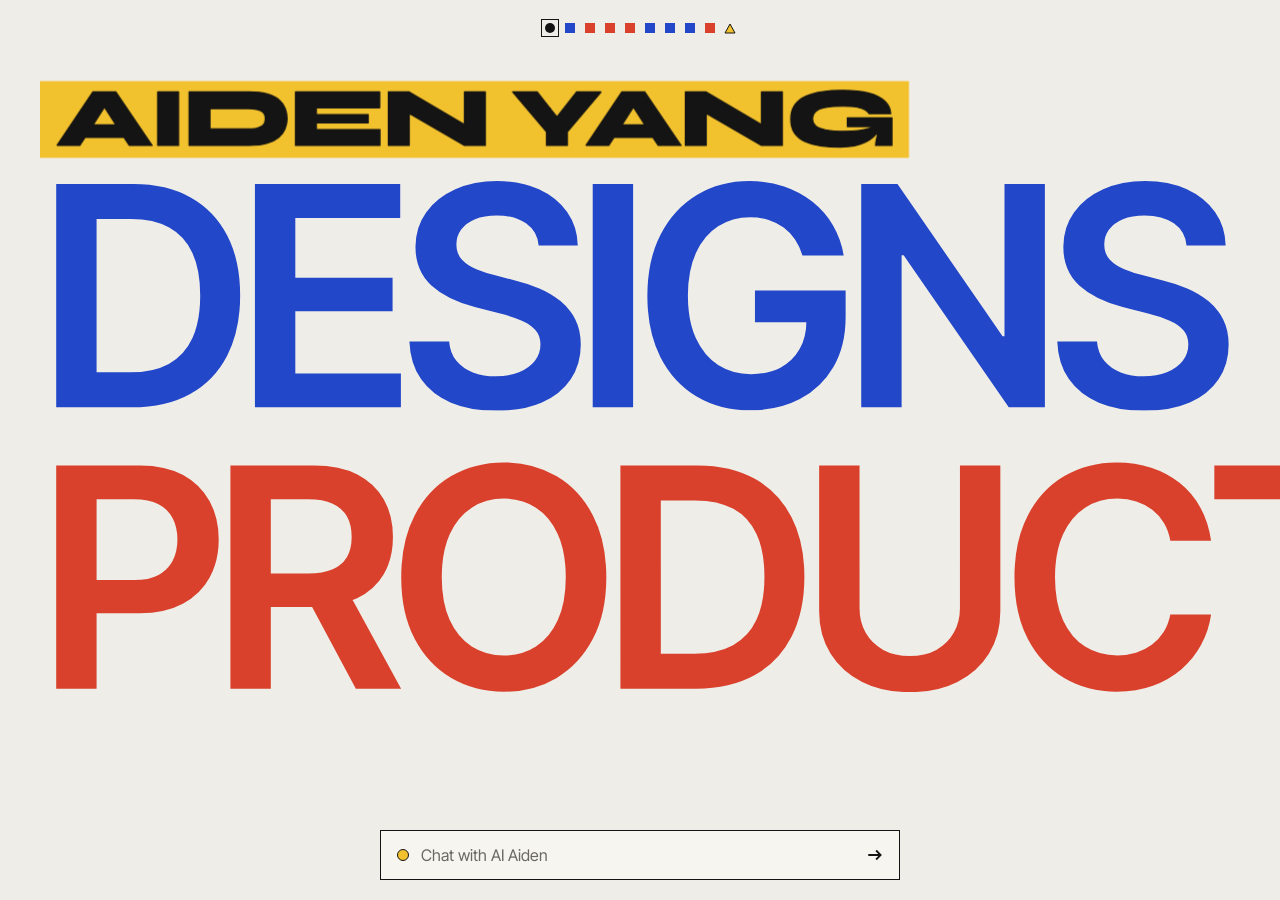
<file: index.html>
<!DOCTYPE html>
<html lang="en">
<head>
    <meta charset="UTF-8">
    <meta name="viewport" content="width=device-width, initial-scale=1.0">

    <!-- Primary SEO -->
    <title>Aiden Yang | Design Engineer in Sydney</title>
    <meta name="description" content="Xuejian Yang (杨雪健, Aiden) — Design Engineer in Sydney, Australia who designs, builds and ships AI products end-to-end. Master of Interaction Design, University of Sydney (completed July 2026). Five AI products built solo with Claude Code.">
    <meta name="keywords" content="Xuejian Yang, 杨雪健, Yang Xuejian, Xuejian Aiden Yang, Aiden Yang, 杨雪健 设计师, 杨雪健 悉尼, Xuejian Yang Sydney, Aiden Yang Sydney, Sydney design engineer, design engineer Sydney, Sydney product designer, Sydney UX designer, USYD Interaction Design, University of Sydney designer, AI product designer Sydney, vibecoding designer, Claude Code, Australia design engineer">
    <meta name="author" content="Xuejian Yang · 杨雪健 (Aiden)">
    <meta name="robots" content="index, follow, max-snippet:-1, max-image-preview:large">
    <link rel="canonical" href="https://aidenyang.me/">
    <link rel="alternate" hreflang="en" href="https://aidenyang.me/">
    <link rel="alternate" hreflang="zh-CN" href="https://aidenyang.me/">
    <link rel="alternate" hreflang="x-default" href="https://aidenyang.me/">
    <link rel="author" href="https://aidenyang.me/humans.txt">

    <!-- Open Graph (LinkedIn, Facebook, WeChat share preview) -->
    <meta property="og:type" content="profile">
    <meta property="og:url" content="https://aidenyang.me/">
    <meta property="og:title" content="Xuejian Yang 杨雪健 (Aiden) | Design Engineer in Sydney">
    <meta property="og:description" content="Xuejian Yang (杨雪健, Aiden) — Design Engineer in Sydney who builds and ships AI products. Master of Interaction Design, USYD. Building products with clarity and purpose.">
    <meta property="og:image" content="https://aidenyang.me/Assets/selfie.png">
    <meta property="og:image:alt" content="Portrait of Xuejian (Aiden) Yang 杨雪健, Sydney-based designer">
    <meta property="og:locale" content="en_AU">
    <meta property="og:locale:alternate" content="zh_CN">
    <meta property="og:site_name" content="Xuejian Yang · Aiden Yang Portfolio">
    <meta property="profile:first_name" content="Xuejian">
    <meta property="profile:last_name" content="Yang">
    <meta property="profile:username" content="aidenyang">

    <!-- Twitter Card -->
    <meta name="twitter:card" content="summary_large_image">
    <meta name="twitter:title" content="Xuejian Yang 杨雪健 (Aiden) | Sydney Design Engineer">
    <meta name="twitter:description" content="Xuejian Yang (杨雪健, Aiden) — Design Engineer in Sydney who builds and ships AI products. Master of Interaction Design at USYD.">
    <meta name="twitter:image" content="https://aidenyang.me/Assets/selfie.png">
    <meta name="twitter:image:alt" content="Portrait of Xuejian (Aiden) Yang 杨雪健">

    <!-- Structured Data: ProfilePage + Person (bilingual identity binding) -->
    <script type="application/ld+json">
    {
      "@context": "https://schema.org",
      "@type": "ProfilePage",
      "@id": "https://aidenyang.me/#profilepage",
      "url": "https://aidenyang.me/",
      "name": "Xuejian Yang 杨雪健 (Aiden) — Portfolio",
      "inLanguage": ["en", "zh-Hans"],
      "mainEntity": {
        "@context": "https://schema.org",
        "@type": "Person",
        "@id": "https://aidenyang.me/#person",
        "name": "Xuejian Yang",
        "givenName": "Xuejian",
        "familyName": "Yang",
        "additionalName": "Aiden",
        "alternateName": [
          "Xuejian Yang",
          "Yang Xuejian",
          "Aiden Yang",
          "Xuejian Aiden Yang",
          "杨雪健",
          "杨 雪健"
        ],
        "url": "https://aidenyang.me/",
        "mainEntityOfPage": "https://aidenyang.me/",
        "image": "https://aidenyang.me/Assets/selfie.png",
        "jobTitle": "Design Engineer",
        "description": "Xuejian Yang (杨雪健, Aiden) is a Design Engineer based in Sydney, Australia. He bridges product design and engineering — designing, building and shipping AI products end-to-end with a designer's taste and an engineer's discipline.",
        "nationality": {
          "@type": "Country",
          "name": "China"
        },
        "homeLocation": {
          "@type": "Place",
          "name": "Sydney, Australia"
        },
        "address": {
          "@type": "PostalAddress",
          "addressLocality": "Sydney",
          "addressRegion": "NSW",
          "addressCountry": "AU"
        },
        "alumniOf": [
          {
            "@type": "CollegeOrUniversity",
            "name": "University of Sydney",
            "sameAs": "https://www.sydney.edu.au/"
          },
          {
            "@type": "CollegeOrUniversity",
            "name": "Sichuan University Jincheng College"
          }
        ],
        "email": "mailto:AidenYang5995@gmail.com",
        "sameAs": [
          "https://www.linkedin.com/in/aiden-yang-ty",
          "https://github.com/Li1aid"
        ],
        "knowsLanguage": ["en", "zh-Hans"],
        "knowsAbout": [
          "UX Design",
          "UI Design",
          "AIGC",
          "Vibecoding",
          "Product Design",
          "Interaction Design",
          "Inclusive Design",
          "Claude Code",
          "Cloudflare Workers",
          "Flask",
          "SwiftUI"
        ]
      }
    }
    </script>
    <script type="application/ld+json">
    {
      "@context": "https://schema.org",
      "@type": "WebSite",
      "@id": "https://aidenyang.me/#website",
      "url": "https://aidenyang.me/",
      "name": "Xuejian Yang 杨雪健 (Aiden) Portfolio",
      "alternateName": ["Aiden Yang Portfolio", "Xuejian Yang Portfolio", "杨雪健 作品集"],
      "inLanguage": ["en", "zh-Hans"],
      "author": { "@id": "https://aidenyang.me/#person" },
      "publisher": { "@id": "https://aidenyang.me/#person" }
    }
    </script>
    <link rel="preconnect" href="https://fonts.googleapis.com">
    <link rel="preconnect" href="https://fonts.gstatic.com" crossorigin>
    <link rel="stylesheet" href="https://fonts.googleapis.com/css2?family=Inter+Tight:wght@400;500;600&display=swap">
    <link rel="stylesheet" href="chat.css">


<style>
html,body{margin:0;height:100%;overflow:hidden;background:#EFEDE7}
#tl-scroller{transition:bottom .45s cubic-bezier(.2,.8,.2,1)}
html.chat-open #tl-scroller{bottom:348px !important}
.cs-chat-wrap{position:absolute;left:0;right:0;bottom:0;z-index:6;padding:0 20px 20px;display:flex;justify-content:center;pointer-events:none}

body{margin:0;background:#EFEDE7}
a{color:#141414}a:hover{color:#141414}
@keyframes fade{from{opacity:0}to{opacity:1}}
@keyframes lift{from{transform:translateY(104%)}to{transform:translateY(0)}}
@keyframes grow{from{transform:scaleX(0)}to{transform:scaleX(1)}}
@keyframes write{from{clip-path:inset(-30% 100% -30% -5%)}to{clip-path:inset(-30% -5% -30% -5%)}}
@keyframes draw{to{stroke-dashoffset:0}}
.fade{animation:fade 1s ease .7s both}
.write{animation:write 1.1s cubic-bezier(.6,0,.3,1) .5s both}
.draw{animation:draw .7s cubic-bezier(.6,0,.2,1) 1.5s forwards}
@keyframes nm{0%{stroke-dashoffset:var(--l);fill-opacity:0}62%{stroke-dashoffset:0;fill-opacity:0}100%{stroke-dashoffset:0;fill-opacity:1}}
@keyframes nmbg{from{transform:scaleX(0)}to{transform:scaleX(1)}}.nmbg{transform-origin:-14px 0;animation:nmbg .9s cubic-bezier(.6,0,.2,1) .05s both}
.nm{stroke-dasharray:var(--l);stroke-dashoffset:var(--l);fill-opacity:0;animation:nm 1.15s cubic-bezier(.5,0,.2,1) forwards}
@keyframes drift{from{transform:translateX(0)}to{transform:translateX(-60px)}}
.drift{animation:drift 14s ease-in-out infinite alternate}
.lift{display:block;animation:lift 1.1s cubic-bezier(.2,.8,.2,1) both}
.rule{transform-origin:left center;animation:grow 1.2s cubic-bezier(.6,0,.2,1) both}
.strip{scrollbar-width:none}
.strip::-webkit-scrollbar{display:none}
.lnk:hover{opacity:.6}
#ask::placeholder{color:#6A6862}
#mv{display:none}
@media (min-width:701px){#tl-root,#tl-scroller{touch-action:pan-x}}
@media (max-width:700px){
html,body{height:auto;overflow:visible}
body{overflow-x:hidden}
#tl-root{height:auto !important;min-height:100vh;min-height:100svh;overflow:visible !important}
#tl-root>header,#tl-scroller{display:none !important}
#tl-name{position:fixed !important}
.cs-chat-wrap{position:fixed}
#mv{display:block;position:relative;--k:0;--k2:0}
.mv-bar{position:fixed;left:0;right:0;top:0;height:56px;background:#EFEDE7;z-index:5;opacity:var(--k);pointer-events:none}
.mv-hero{height:100vh;height:100svh;box-sizing:border-box;padding:0 32px 88px;display:flex;flex-direction:column;justify-content:center}
.mv-ns{height:46px;flex:0 0 auto}
.mv-w{font-weight:600;letter-spacing:-.04em;line-height:.84;overflow:hidden;white-space:nowrap;font-size:27vw;padding-bottom:.05em;flex:0 0 auto}
.mv-w span{display:inline-block}
.mv-tl{position:relative}
.mv-ticks{position:absolute;left:18px;top:0;bottom:0;width:8px;background:repeating-linear-gradient(180deg,#141414 0,#141414 1px,transparent 1px,transparent 14px);opacity:var(--k)}
.mv-clip{position:absolute;left:48px;right:48px;top:0;display:block;text-decoration:none;color:#141414;will-change:transform}
.mv-clip span{position:absolute;left:0;bottom:100%;margin-bottom:8px;font-size:12px;line-height:14px;white-space:nowrap}
.mv-clip i{position:absolute;left:0;top:0;right:0;bottom:0;overflow:hidden;background:#DAD7CF;display:block}
.mv-clip img{width:100%;height:100%;object-fit:cover;display:block}
.mv-game{position:absolute;left:0;right:0;overflow:hidden;pointer-events:none}
.mv-gw{position:absolute;left:0;top:12px;width:0;height:0;transform-origin:0 0;will-change:transform}
.mv-ph{position:fixed;left:0;right:0;height:1px;background:#141414;opacity:calc(var(--k) * .55);z-index:4;pointer-events:none}
.mv-mini{position:fixed;right:10px;width:28px;z-index:4;display:flex;flex-direction:column;align-items:center;opacity:var(--k2)}
.mv-mini button{width:28px;height:22px;padding:0;border:0;background:transparent;display:flex;align-items:center;justify-content:center;cursor:pointer}
.mv-mini button span{display:block;width:10px;height:10px;pointer-events:none}
.mv-mini u{position:absolute;left:6px;top:3px;width:16px;height:16px;border:1.5px solid #141414;box-sizing:border-box;pointer-events:none;will-change:transform}
.mv-end{padding:70px 0 150px}
.mv-end h2{margin:0;font-weight:600;letter-spacing:-.04em;line-height:.9;font-size:20vw;white-space:nowrap;color:#141414}
.mv-end h2 span{display:block;padding:.04em 32px}
.mv-end h2 .y{background:var(--c3)}
.mv-links{display:flex;gap:24px;padding:16px 32px 0;font-size:17px;font-weight:500}
.mv-links a{padding:12px 0;text-underline-offset:5px}
}
@media (prefers-reduced-motion:reduce){.fade,.lift,.rule,.write,.drift{animation:none}.draw{animation:none;stroke-dashoffset:0}.nm{animation:none;stroke-dashoffset:0;fill-opacity:1}}
</style>
</head>
<body>
<div id="tl-root" style="--c1: #2247C9; --c2: #D9412C; --c3: #F2C12E; position: relative; height: 100vh; min-height: 560px; overflow: hidden; background: #EFEDE7; color: #141414; font-family: 'Inter Tight', 'Helvetica Neue', Helvetica, Arial, sans-serif">

<a id="tl-name" href="#tl-root" aria-label="Aiden Yang, back to start" style="position: absolute; left: 0; top: 0; z-index: 7; display: block; width: 720px; height: 72px; transform-origin: left top; transform: translate(51px, 58px) scale(0.78); text-decoration: none">
<svg aria-hidden="true" width="720" height="72" viewBox="0 0 720 72" fill="#141414" stroke="#141414" stroke-width="1" stroke-linejoin="round" style="display: block; overflow: visible"><rect class="nmbg" x="-14" y="4" width="748" height="66" fill="var(--c3)" stroke="none"/><path class="nm" style="--l: 278; animation-delay: 0.30s" d="M0.7 59.4 31.6 13.3H51.6L82.8 59.4H63L58.5 52.4H25L20.5 59.4ZM51.5 41.6 41.7 26.5 32 41.6Z"></path><path class="nm" style="--l: 130; animation-delay: 0.40s" d="M87.5 13.3H105.5V59.4H87.5Z"></path><path class="nm" style="--l: 364; animation-delay: 0.50s" d="M166.3 13.3Q176 13.3 182.4 15.2Q188.7 17.1 192.3 20.3Q195.9 23.5 197.4 27.7Q198.9 31.8 198.9 36.4Q198.9 40.9 197.2 45Q195.5 49.2 191.8 52.4Q188 55.7 181.8 57.5Q175.5 59.4 166.3 59.4H114.5V13.3ZM132.5 45H165.6Q169.6 45 172.4 44.5Q175.2 43.9 176.9 42.8Q178.6 41.8 179.4 40.1Q180.1 38.5 180.1 36.4Q180.1 34.2 179.4 32.6Q178.6 31 176.9 29.9Q175.2 28.8 172.4 28.3Q169.6 27.7 165.6 27.7H132.5Z"></path><path class="nm" style="--l: 438; animation-delay: 0.60s" d="M224.1 40V45.7H278.8V59.4H206.1V13.3H278.6V27H224.1V32.8H268.7V40Z"></path><path class="nm" style="--l: 332; animation-delay: 0.70s" d="M351.5 41.3V13.3H369.5V59.4H351.5L304 31.9V59.4H286V13.3H304Z"></path><path class="nm" style="--l: 231; animation-delay: 0.80s" d="M469.2 13.3 440.1 47.7V59.4H422.1V47.7L392.9 13.3H414.1L431.1 34.8L448 13.3Z"></path><path class="nm" style="--l: 278; animation-delay: 0.90s" d="M455.9 59.4 486.8 13.3H506.8L538 59.4H518.2L513.6 52.4H480.2L475.7 59.4ZM506.7 41.6 496.9 26.5 487.1 41.6Z"></path><path class="nm" style="--l: 332; animation-delay: 1.00s" d="M607.1 41.3V13.3H625.1V59.4H607.1L559.6 31.9V59.4H541.6V13.3H559.6Z"></path><path class="nm" style="--l: 455; animation-delay: 1.10s" d="M675 60.8Q665.6 60.8 657.8 59.7Q650 58.6 644.3 55.9Q638.6 53.2 635.4 48.5Q632.3 43.8 632.3 36.7Q632.3 29.6 635.5 24.8Q638.6 20 644.6 17.2Q650.5 14.3 658.8 13.1Q667 11.9 677.2 11.9Q690.5 11.9 699.5 14.3Q708.6 16.8 713.3 21.3Q718.1 25.8 718.4 32H699.7Q698.8 30.4 696.5 28.9Q694.2 27.4 689.6 26.5Q685 25.6 677.2 25.6Q667.9 25.6 662.2 26.7Q656.4 27.8 653.8 30.2Q651.1 32.7 651.1 36.7Q651.1 40.2 653.8 42.6Q656.6 44.9 662.6 46Q668.7 47.2 678.6 47.2Q685.6 47.2 690.7 46.5Q695.9 45.9 700.1 44.6Q702.3 44 704.4 43.1H681V35.6H719.4V59.4H705.3Q705.3 57.2 705.9 54.5Q706.5 51.8 707.4 48.7Q707.6 48 707.8 47.3Q703.7 53 697 56.4Q688.2 60.8 675 60.8Z"></path></svg>
</a>

<header class="fade" style="position: absolute; left: 0; right: 0; top: 0; height: 56px; z-index: 6; box-sizing: border-box; padding: 0 20px; display: flex; justify-content: center; align-items: center">
<nav id="tl-mini" aria-label="Timeline" style="position: relative; display: flex; align-items: center; height: 44px">
<button type="button" data-i="0" aria-label="Start" style="width: 20px; height: 44px; padding: 0; border: 0; background: transparent; cursor: pointer; display: flex; align-items: center; justify-content: center"><span style="display: block; width: 10px; height: 10px; border-radius: 50%; background: #141414; pointer-events: none"></span></button>
<button type="button" data-i="1" aria-label="CoLab" style="width: 20px; height: 44px; padding: 0; border: 0; background: transparent; cursor: pointer; display: flex; align-items: center; justify-content: center"><span style="display: block; width: 10px; height: 10px; background: var(--c1); pointer-events: none"></span></button>
<button type="button" data-i="2" aria-label="Gyn Research Dashboard" style="width: 20px; height: 44px; padding: 0; border: 0; background: transparent; cursor: pointer; display: flex; align-items: center; justify-content: center"><span style="display: block; width: 10px; height: 10px; background: var(--c2); pointer-events: none"></span></button>
<button type="button" data-i="3" aria-label="Chunks" style="width: 20px; height: 44px; padding: 0; border: 0; background: transparent; cursor: pointer; display: flex; align-items: center; justify-content: center"><span style="display: block; width: 10px; height: 10px; background: var(--c2); pointer-events: none"></span></button>
<button type="button" data-i="4" aria-label="This Portfolio" style="width: 20px; height: 44px; padding: 0; border: 0; background: transparent; cursor: pointer; display: flex; align-items: center; justify-content: center"><span style="display: block; width: 10px; height: 10px; background: var(--c2); pointer-events: none"></span></button>
<button type="button" data-i="5" aria-label="ANNO" style="width: 20px; height: 44px; padding: 0; border: 0; background: transparent; cursor: pointer; display: flex; align-items: center; justify-content: center"><span style="display: block; width: 10px; height: 10px; background: var(--c1); pointer-events: none"></span></button>
<button type="button" data-i="6" aria-label="VividXperience" style="width: 20px; height: 44px; padding: 0; border: 0; background: transparent; cursor: pointer; display: flex; align-items: center; justify-content: center"><span style="display: block; width: 10px; height: 10px; background: var(--c1); pointer-events: none"></span></button>
<button type="button" data-i="7" aria-label="Whisperfield" style="width: 20px; height: 44px; padding: 0; border: 0; background: transparent; cursor: pointer; display: flex; align-items: center; justify-content: center"><span style="display: block; width: 10px; height: 10px; background: var(--c1); pointer-events: none"></span></button>
<button type="button" data-i="8" aria-label="Investment Assistant" style="width: 20px; height: 44px; padding: 0; border: 0; background: transparent; cursor: pointer; display: flex; align-items: center; justify-content: center"><span style="display: block; width: 10px; height: 10px; background: var(--c2); pointer-events: none"></span></button>
<button type="button" data-i="9" aria-label="Contact" style="width: 20px; height: 44px; padding: 0; border: 0; background: transparent; cursor: pointer; display: flex; align-items: center; justify-content: center"><svg aria-hidden="true" width="12" height="11" viewBox="0 0 12 11" style="display: block; pointer-events: none"><path d="M6 1L11 10H1Z" fill="var(--c3)" stroke="#141414" stroke-width="1" stroke-linejoin="miter"></path></svg></button>
<span id="tl-track" aria-hidden="true" style="position: absolute; left: 1px; top: 13px; width: 18px; height: 18px; box-sizing: border-box; border: 1.5px solid #141414; pointer-events: none; transform: translateX(0px)"></span>
</nav>
</header>

<main id="tl-scroller" class="strip" aria-label="Works by Aiden Yang, 2024 to now. Scroll sideways." style="position: absolute; left: 0; right: 0; top: 56px; bottom: 88px; overflow-x: auto; overflow-y: hidden; transition: bottom .45s cubic-bezier(.2,.8,.2,1)">
<div style="display: flex; width: max-content; height: 100%">

<div id="tl-stage" style="--z: 1.09; --iz: 0.917; --po: 0; --in: 0; --sh: 0px; --cy: calc(50vh - 72px); position: sticky; left: 0; flex: 0 0 auto; width: 100vw; height: 100%; overflow: hidden">

<div id="tl-world" style="position: absolute; left: 0; top: 0; width: 0; height: 0; transform-origin: 0 0; transform: translate(50vw, calc(50vh - 72px)) scale(1.09) translate(-644px, -242px)">
<span aria-hidden="true" style="translate: var(--sh, 0px) 0; position: absolute; left: 1260px; top: -48px; width: 2565px; height: 8px; background: repeating-linear-gradient(90deg, #141414 0px, #141414 1px, transparent 1px, transparent 26.1px)"></span>
<span data-pin="1" data-lane="1" data-side="pre" data-a="0" data-b="1260" aria-hidden="true" style="position: absolute; left: 0; top: 0; height: 220px; overflow: hidden; pointer-events: none; transform: translateX(20px)"><span class="lift" style="animation-delay: .1s; margin-top: 2px; height: 220px; line-height: 220px; padding-right: 0.05em; font-size: 288px; font-weight: 600; letter-spacing: -0.04em; color: var(--c1); white-space: nowrap">DESIGNS</span></span>
<span data-pin="1" data-lane="2" data-side="pre" data-a="0" data-b="2552" aria-hidden="true" style="position: absolute; left: 0; top: 264px; height: 220px; overflow: hidden; pointer-events: none; transform: translateX(20px)"><span class="lift" style="animation-delay: .25s; margin-top: 2px; height: 220px; line-height: 220px; padding-right: 0.05em; font-size: 288px; font-weight: 600; letter-spacing: -0.04em; color: var(--c2); white-space: nowrap">PRODUCTS</span></span>

<span aria-hidden="true" style="position: absolute; left: 2620px; top: 0; width: 1304px; height: 220px; overflow: hidden; pointer-events: none; -webkit-mask-image: linear-gradient(90deg, transparent 0px, #000 80px, #000 1150px, transparent 1290px); mask-image: linear-gradient(90deg, transparent 0px, #000 80px, #000 1150px, transparent 1290px)">
<span id="tl-far" style="position: absolute; left: -1320px; top: 0; width: 3944px; height: 220px; display: block; transform: translateX(0px)"><svg class="drift" viewBox="0 0 3944 220" shape-rendering="crispEdges" style="display: block; width: 3944px; height: 220px"><path d="M80 60h20v10h-20zM60 70h60v10h-60zM510 60h40v10h-40zM490 70h80v10h-80zM480 80h100v10h-100zM790 60h40v10h-40zM770 70h80v10h-80zM760 80h100v10h-100zM1200 40h20v10h-20zM1180 50h60v10h-60zM1490 80h40v10h-40zM1470 90h80v10h-80zM1460 100h100v10h-100zM1830 60h40v10h-40zM1810 70h80v10h-80zM1800 80h100v10h-100zM2100 60h20v10h-20zM2080 70h60v10h-60zM2530 80h40v10h-40zM2510 90h80v10h-80zM2500 100h100v10h-100zM2870 60h40v10h-40zM2850 70h80v10h-80zM2840 80h100v10h-100zM3200 40h20v10h-20zM3180 50h60v10h-60zM3480 60h20v10h-20zM3460 70h60v10h-60zM3770 20h40v10h-40zM3750 30h80v10h-80zM3740 40h100v10h-100z" fill="#D8D4CA"></path></svg></span>
<span id="tl-mid" style="position: absolute; left: -750px; top: 0; width: 2804px; height: 220px; display: block; transform: translateX(0px)"><svg viewBox="0 0 2804 220" shape-rendering="crispEdges" style="display: block; width: 2804px; height: 220px"><path d="M50 140h20v10h-20zM50 150h20v10h-20zM40 160h40v10h-40zM40 170h40v10h-40zM30 180h60v10h-60zM30 190h60v10h-60zM50 200h20v20h-20zM280 140h20v10h-20zM270 150h40v10h-40zM260 160h60v10h-60zM260 170h60v10h-60zM270 180h40v10h-40zM280 190h20v30h-20zM550 140h20v10h-20zM540 150h40v10h-40zM530 160h60v10h-60zM530 170h60v10h-60zM540 180h40v10h-40zM550 190h20v30h-20zM740 140h20v10h-20zM730 150h40v10h-40zM720 160h60v10h-60zM720 170h60v10h-60zM730 180h40v10h-40zM740 190h20v30h-20zM890 140h20v10h-20zM880 150h40v10h-40zM870 160h60v10h-60zM870 170h60v10h-60zM880 180h40v10h-40zM890 190h20v30h-20zM1160 140h20v10h-20zM1160 150h20v10h-20zM1150 160h40v10h-40zM1150 170h40v10h-40zM1140 180h60v10h-60zM1140 190h60v10h-60zM1160 200h20v20h-20zM1390 140h20v10h-20zM1380 150h40v10h-40zM1370 160h60v10h-60zM1370 170h60v10h-60zM1380 180h40v10h-40zM1390 190h20v30h-20zM1580 140h20v10h-20zM1580 150h20v10h-20zM1570 160h40v10h-40zM1570 170h40v10h-40zM1560 180h60v10h-60zM1560 190h60v10h-60zM1580 200h20v20h-20zM1800 170h20v10h-20zM1790 180h40v10h-40zM1790 190h40v10h-40zM1800 200h20v20h-20zM2000 140h20v10h-20zM1990 150h40v10h-40zM1980 160h60v10h-60zM1980 170h60v10h-60zM1990 180h40v10h-40zM2000 190h20v30h-20zM2230 140h20v10h-20zM2230 150h20v10h-20zM2220 160h40v10h-40zM2220 170h40v10h-40zM2210 180h60v10h-60zM2210 190h60v10h-60zM2230 200h20v20h-20zM2370 170h20v10h-20zM2360 180h40v10h-40zM2360 190h40v10h-40zM2370 200h20v20h-20zM2610 140h20v10h-20zM2610 150h20v10h-20zM2600 160h40v10h-40zM2600 170h40v10h-40zM2590 180h60v10h-60zM2590 190h60v10h-60zM2610 200h20v20h-20z" fill="#BDB9AE"></path></svg></span>
<span style="position: absolute; left: 0; top: 214px; width: 1304px; height: 3px; background: repeating-linear-gradient(90deg, #141414 0px, #141414 8px, transparent 8px, transparent 71px), repeating-linear-gradient(90deg, transparent 0px, transparent 30px, #141414 30px, #141414 34px, transparent 34px, transparent 113px)"></span>
</span>
<span data-sk="1" data-cx="86" aria-hidden="true" style="position: absolute; left: 2894px; top: 82px; width: 141px; height: 141px; pointer-events: none; clip-path: inset(-300px -400px 0px -400px)">
<span data-sf="body" style="position: absolute; left: 0; top: 0; width: 141px; height: 141px; display: block; transform-origin: 100px 138px"><svg viewBox="0 0 47 47" shape-rendering="crispEdges" style="position: absolute; left: 0; top: 0; width: 141px; height: 141px; overflow: visible"><g data-sf="s0"><path d="M37 22h1v1h-1zM36 23h2v1h-2zM36 24h1v1h-1zM35 25h2v1h-2zM35 26h2v1h-2zM35 27h1v1h-1zM34 28h2v1h-2zM34 29h2v1h-2zM34 30h1v1h-1zM34 31h1v1h-1z" fill="#F3F1EB"></path><path d="M22 27h1v1h-1zM21 28h3v1h-3zM20 29h5v1h-5zM20 30h1v1h-1zM23 30h2v1h-2zM20 31h1v1h-1zM23 31h2v1h-2zM20 32h5v1h-5z" fill="var(--c1)"></path><path d="M22 30h1v1h-1z" fill="#FAF8F2"></path><path d="M26 15h2v1h-2zM21 30h1v1h-1zM22 31h1v1h-1z" fill="#D2CFC5"></path><path d="M25 14h5v1h-5zM24 15h2v1h-2zM28 15h2v1h-2zM22 16h9v1h-9zM21 26h3v1h-3zM20 27h2v1h-2zM23 27h2v1h-2zM20 28h1v1h-1zM24 28h1v1h-1zM19 29h1v1h-1zM25 29h1v1h-1zM19 30h1v1h-1zM25 30h1v1h-1zM19 31h1v1h-1zM21 31h1v1h-1zM25 31h1v1h-1zM33 31h1v1h-1zM19 32h1v1h-1zM25 32h1v1h-1zM33 32h4v1h-4zM19 33h1v1h-1zM25 33h1v1h-1zM36 33h2v1h-2zM20 34h1v1h-1zM24 34h1v1h-1zM20 35h2v1h-2zM23 35h2v1h-2zM21 36h3v1h-3z" fill="#8C8A84"></path><path d="M33 33h2v1h-2zM33 34h2v1h-2zM34 35h1v1h-1z" fill="#6E695F"></path><path d="M24 18h7v1h-7zM24 19h1v1h-1zM27 19h4v1h-4zM24 20h1v1h-1zM27 20h3v1h-3zM25 21h2v1h-2zM28 21h2v1h-2zM25 22h1v1h-1zM27 22h1v1h-1zM29 22h1v1h-1zM26 23h3v1h-3zM29 25h3v1h-3zM25 26h4v1h-4zM30 26h2v1h-2zM26 27h2v1h-2zM30 27h2v1h-2zM28 28h4v1h-4zM30 29h2v1h-2zM27 30h5v1h-5zM30 31h1v1h-1zM28 32h3v1h-3zM29 33h2v1h-2zM29 34h2v1h-2zM27 35h5v1h-5zM27 36h2v1h-2zM31 36h1v1h-1zM27 38h2v1h-2zM27 39h2v1h-2zM27 40h2v1h-2zM27 41h2v1h-2zM27 42h2v1h-2zM27 43h2v1h-2zM27 44h2v1h-2zM25 45h4v1h-4z" fill="#F8F6F0"></path><path d="M38 22h1v1h-1zM38 23h1v1h-1zM37 24h2v1h-2zM37 25h1v1h-1zM37 26h1v1h-1zM36 27h2v1h-2zM36 28h1v1h-1zM36 29h1v1h-1zM35 30h2v1h-2zM35 31h1v1h-1z" fill="#BDBAB1"></path><path d="M20 33h5v1h-5zM21 34h3v1h-3zM22 35h1v1h-1z" fill="var(--c1)"></path><path d="M20 33h5v1h-5zM21 34h3v1h-3zM22 35h1v1h-1z" fill="#000000" fill-opacity="0.3"></path><path d="M30 15h1v1h-1zM31 16h2v1h-2z" fill="#5E5C57"></path><path d="M31 18h1v1h-1zM31 19h1v1h-1zM30 20h2v1h-2zM30 21h1v1h-1zM30 22h1v1h-1zM29 23h1v1h-1zM32 26h1v1h-1zM32 27h1v1h-1zM34 27h1v1h-1zM32 28h1v1h-1zM32 29h1v1h-1zM32 30h1v1h-1zM31 31h1v1h-1zM31 32h1v1h-1zM35 33h1v1h-1zM32 35h1v1h-1zM32 36h1v1h-1zM30 37h1v1h-1zM30 38h2v1h-2zM31 39h2v1h-2zM31 40h2v1h-2zM31 41h2v1h-2zM31 42h2v1h-2zM32 43h2v1h-2zM32 44h2v1h-2zM30 45h4v1h-4z" fill="#CFCBC0"></path><path d="M25 13h5v1h-5zM24 14h1v1h-1zM30 14h1v1h-1zM22 15h2v1h-2zM31 15h2v1h-2zM21 16h1v1h-1zM33 16h1v1h-1zM22 17h11v1h-11zM23 18h1v1h-1zM32 18h1v1h-1zM23 19h1v1h-1zM25 19h2v1h-2zM32 19h1v1h-1zM23 20h1v1h-1zM25 20h2v1h-2zM32 20h1v1h-1zM24 21h1v1h-1zM27 21h1v1h-1zM31 21h1v1h-1zM37 21h2v1h-2zM24 22h1v1h-1zM26 22h1v1h-1zM28 22h1v1h-1zM31 22h1v1h-1zM36 22h1v1h-1zM39 22h1v1h-1zM25 23h1v1h-1zM30 23h1v1h-1zM35 23h1v1h-1zM39 23h1v1h-1zM26 24h6v1h-6zM35 24h1v1h-1zM39 24h1v1h-1zM21 25h8v1h-8zM32 25h3v1h-3zM38 25h1v1h-1zM20 26h1v1h-1zM24 26h1v1h-1zM29 26h1v1h-1zM33 26h2v1h-2zM38 26h1v1h-1zM19 27h1v1h-1zM25 27h1v1h-1zM28 27h2v1h-2zM33 27h1v1h-1zM38 27h1v1h-1zM19 28h1v1h-1zM25 28h3v1h-3zM33 28h1v1h-1zM37 28h1v1h-1zM18 29h1v1h-1zM26 29h4v1h-4zM33 29h1v1h-1zM37 29h1v1h-1zM18 30h1v1h-1zM26 30h1v1h-1zM33 30h1v1h-1zM37 30h1v1h-1zM18 31h1v1h-1zM26 31h4v1h-4zM32 31h1v1h-1zM36 31h1v1h-1zM18 32h1v1h-1zM26 32h2v1h-2zM32 32h1v1h-1zM37 32h1v1h-1zM18 33h1v1h-1zM26 33h1v1h-1zM28 33h1v1h-1zM31 33h2v1h-2zM38 33h1v1h-1zM19 34h1v1h-1zM25 34h1v1h-1zM27 34h2v1h-2zM31 34h2v1h-2zM35 34h3v1h-3zM19 35h1v1h-1zM25 35h2v1h-2zM33 35h1v1h-1zM35 35h1v1h-1zM20 36h1v1h-1zM24 36h1v1h-1zM26 36h1v1h-1zM29 36h2v1h-2zM33 36h2v1h-2zM21 37h3v1h-3zM26 37h4v1h-4zM31 37h2v1h-2zM26 38h1v1h-1zM29 38h1v1h-1zM32 38h1v1h-1zM26 39h1v1h-1zM29 39h2v1h-2zM33 39h1v1h-1zM26 40h1v1h-1zM29 40h2v1h-2zM33 40h1v1h-1zM26 41h1v1h-1zM29 41h2v1h-2zM33 41h1v1h-1zM26 42h1v1h-1zM29 42h2v1h-2zM33 42h1v1h-1zM26 43h1v1h-1zM29 43h1v1h-1zM31 43h1v1h-1zM34 43h1v1h-1zM25 44h2v1h-2zM29 44h3v1h-3zM34 44h1v1h-1zM24 45h1v1h-1zM29 45h1v1h-1zM34 45h1v1h-1zM25 46h4v1h-4zM30 46h4v1h-4z" fill="#141414"></path></g><g data-sf="s1" style="display: none"><path d="M30 10h2v1h-2zM30 11h2v1h-2zM31 12h1v1h-1zM31 13h1v1h-1zM31 14h2v1h-2zM33 18h1v1h-1z" fill="#F3F1EB"></path><path d="M19 24h3v1h-3zM18 25h5v1h-5zM18 26h5v1h-5zM18 27h1v1h-1zM21 27h2v1h-2zM18 28h1v1h-1zM21 28h2v1h-2z" fill="var(--c1)"></path><path d="M20 27h1v1h-1z" fill="#FAF8F2"></path><path d="M26 15h2v1h-2zM19 27h1v1h-1zM20 28h1v1h-1z" fill="#D2CFC5"></path><path d="M25 14h5v1h-5zM24 15h2v1h-2zM28 15h2v1h-2zM22 16h9v1h-9zM35 18h2v1h-2zM33 19h3v1h-3zM19 23h3v1h-3zM18 24h1v1h-1zM22 24h1v1h-1zM17 25h1v1h-1zM23 25h1v1h-1zM17 26h1v1h-1zM23 26h1v1h-1zM17 27h1v1h-1zM23 27h1v1h-1zM17 28h1v1h-1zM19 28h1v1h-1zM23 28h1v1h-1zM17 29h1v1h-1zM23 29h1v1h-1zM17 30h1v1h-1zM23 30h1v1h-1zM18 31h1v1h-1zM22 31h1v1h-1zM19 32h3v1h-3z" fill="#8C8A84"></path><path d="M33 20h2v1h-2zM33 21h2v1h-2zM34 22h2v1h-2z" fill="#6E695F"></path><path d="M24 18h7v1h-7zM24 19h1v1h-1zM27 19h4v1h-4zM24 20h1v1h-1zM27 20h3v1h-3zM25 21h2v1h-2zM28 21h2v1h-2zM25 22h1v1h-1zM27 22h1v1h-1zM29 22h1v1h-1zM23 23h2v1h-2zM24 24h3v1h-3zM28 24h1v1h-1zM25 25h3v1h-3zM30 25h2v1h-2zM26 26h3v1h-3zM30 26h2v1h-2zM25 27h1v1h-1zM30 27h2v1h-2zM25 28h7v1h-7zM25 29h1v1h-1zM30 29h2v1h-2zM26 30h6v1h-6zM30 31h1v1h-1zM28 32h3v1h-3zM29 33h2v1h-2zM29 34h2v1h-2zM27 35h5v1h-5zM27 36h2v1h-2zM31 36h1v1h-1zM26 38h3v1h-3zM26 39h2v1h-2zM26 40h2v1h-2zM26 41h2v1h-2zM26 42h2v1h-2zM26 43h2v1h-2zM26 44h2v1h-2zM24 45h4v1h-4z" fill="#F8F6F0"></path><path d="M31 8h1v1h-1zM31 9h1v1h-1zM32 10h1v1h-1zM32 11h1v1h-1zM32 12h2v1h-2zM32 13h2v1h-2zM33 14h1v1h-1zM33 15h1v1h-1zM34 16h1v1h-1zM33 17h2v1h-2zM34 18h1v1h-1z" fill="#BDBAB1"></path><path d="M18 29h5v1h-5zM18 30h5v1h-5zM19 31h3v1h-3z" fill="var(--c1)"></path><path d="M18 29h5v1h-5zM18 30h5v1h-5zM19 31h3v1h-3z" fill="#000000" fill-opacity="0.3"></path><path d="M30 15h1v1h-1zM31 16h2v1h-2z" fill="#5E5C57"></path><path d="M31 18h1v1h-1zM31 19h1v1h-1zM30 20h2v1h-2zM30 21h1v1h-1zM32 21h1v1h-1zM30 22h1v1h-1zM29 24h1v1h-1zM32 26h1v1h-1zM32 27h1v1h-1zM32 28h1v1h-1zM32 29h1v1h-1zM32 30h1v1h-1zM31 31h1v1h-1zM31 32h1v1h-1zM32 35h1v1h-1zM32 36h1v1h-1zM30 37h1v1h-1zM31 38h2v1h-2zM31 39h2v1h-2zM32 40h2v1h-2zM32 41h2v1h-2zM33 42h2v1h-2zM33 43h3v1h-3zM34 44h2v1h-2zM32 45h4v1h-4z" fill="#CFCBC0"></path><path d="M31 7h1v1h-1zM30 8h1v1h-1zM32 8h1v1h-1zM30 9h1v1h-1zM32 9h1v1h-1zM29 10h1v1h-1zM33 10h1v1h-1zM29 11h1v1h-1zM33 11h1v1h-1zM30 12h1v1h-1zM34 12h1v1h-1zM25 13h6v1h-6zM34 13h1v1h-1zM24 14h1v1h-1zM30 14h1v1h-1zM34 14h1v1h-1zM22 15h2v1h-2zM31 15h2v1h-2zM34 15h1v1h-1zM21 16h1v1h-1zM33 16h1v1h-1zM35 16h1v1h-1zM22 17h11v1h-11zM35 17h2v1h-2zM23 18h1v1h-1zM32 18h1v1h-1zM37 18h1v1h-1zM23 19h1v1h-1zM25 19h2v1h-2zM32 19h1v1h-1zM36 19h1v1h-1zM23 20h1v1h-1zM25 20h2v1h-2zM32 20h1v1h-1zM35 20h1v1h-1zM24 21h1v1h-1zM27 21h1v1h-1zM31 21h1v1h-1zM35 21h1v1h-1zM19 22h3v1h-3zM23 22h2v1h-2zM26 22h1v1h-1zM28 22h1v1h-1zM31 22h3v1h-3zM36 22h1v1h-1zM18 23h1v1h-1zM22 23h1v1h-1zM25 23h7v1h-7zM34 23h2v1h-2zM17 24h1v1h-1zM23 24h1v1h-1zM27 24h1v1h-1zM30 24h2v1h-2zM16 25h1v1h-1zM24 25h1v1h-1zM28 25h2v1h-2zM32 25h1v1h-1zM16 26h1v1h-1zM24 26h2v1h-2zM29 26h1v1h-1zM33 26h1v1h-1zM16 27h1v1h-1zM24 27h1v1h-1zM26 27h4v1h-4zM33 27h1v1h-1zM16 28h1v1h-1zM24 28h1v1h-1zM33 28h1v1h-1zM16 29h1v1h-1zM24 29h1v1h-1zM26 29h4v1h-4zM33 29h1v1h-1zM16 30h1v1h-1zM24 30h2v1h-2zM33 30h1v1h-1zM17 31h1v1h-1zM23 31h1v1h-1zM26 31h4v1h-4zM32 31h1v1h-1zM18 32h1v1h-1zM22 32h1v1h-1zM27 32h1v1h-1zM32 32h1v1h-1zM19 33h3v1h-3zM28 33h1v1h-1zM31 33h1v1h-1zM27 34h2v1h-2zM31 34h2v1h-2zM26 35h1v1h-1zM33 35h1v1h-1zM26 36h1v1h-1zM29 36h2v1h-2zM33 36h1v1h-1zM26 37h4v1h-4zM31 37h2v1h-2zM25 38h1v1h-1zM29 38h2v1h-2zM33 38h1v1h-1zM25 39h1v1h-1zM28 39h1v1h-1zM30 39h1v1h-1zM33 39h1v1h-1zM25 40h1v1h-1zM28 40h1v1h-1zM31 40h1v1h-1zM34 40h1v1h-1zM25 41h1v1h-1zM28 41h1v1h-1zM31 41h1v1h-1zM34 41h1v1h-1zM25 42h1v1h-1zM28 42h1v1h-1zM32 42h1v1h-1zM35 42h1v1h-1zM25 43h1v1h-1zM28 43h1v1h-1zM32 43h1v1h-1zM36 43h1v1h-1zM24 44h2v1h-2zM28 44h1v1h-1zM32 44h2v1h-2zM36 44h1v1h-1zM23 45h1v1h-1zM28 45h1v1h-1zM31 45h1v1h-1zM36 45h1v1h-1zM24 46h4v1h-4zM32 46h4v1h-4z" fill="#141414"></path></g></svg></span>
<svg data-sf="p" viewBox="0 0 47 47" shape-rendering="crispEdges" style="position: absolute; left: 0; top: 0; width: 141px; height: 141px; overflow: visible; display: none"><path d="M39 41h5v1h-5zM38 42h2v1h-2zM42 42h3v1h-3zM38 43h2v1h-2zM42 43h3v1h-3z" fill="var(--c1)"></path><path d="M41 42h1v1h-1z" fill="#FAF8F2"></path><path d="M40 42h1v1h-1zM41 43h1v1h-1z" fill="#D2CFC5"></path><path d="M39 40h5v1h-5zM38 41h1v1h-1zM44 41h1v1h-1zM37 42h1v1h-1zM45 42h1v1h-1zM18 43h3v1h-3zM37 43h1v1h-1zM40 43h1v1h-1zM45 43h1v1h-1zM16 44h6v1h-6zM38 44h1v1h-1zM44 44h1v1h-1zM39 45h5v1h-5z" fill="#8C8A84"></path><path d="M26 40h6v1h-6zM25 41h2v1h-2zM29 41h1v1h-1zM32 41h1v1h-1zM35 41h1v1h-1zM22 42h1v1h-1zM25 42h2v1h-2zM29 42h1v1h-1zM32 42h1v1h-1zM34 42h2v1h-2zM22 43h2v1h-2zM25 43h4v1h-4zM30 43h3v1h-3zM35 43h1v1h-1zM23 44h3v1h-3zM27 44h1v1h-1zM29 44h1v1h-1zM31 44h1v1h-1zM33 44h3v1h-3zM24 45h10v1h-10zM35 45h2v1h-2z" fill="#F8F6F0"></path><path d="M39 44h5v1h-5z" fill="var(--c1)"></path><path d="M39 44h5v1h-5z" fill="#000000" fill-opacity="0.3"></path><path d="M26 39h6v1h-6zM39 39h5v1h-5zM25 40h1v1h-1zM32 40h1v1h-1zM35 40h1v1h-1zM38 40h1v1h-1zM44 40h1v1h-1zM22 41h1v1h-1zM24 41h1v1h-1zM27 41h2v1h-2zM30 41h2v1h-2zM33 41h2v1h-2zM36 41h2v1h-2zM45 41h1v1h-1zM18 42h4v1h-4zM23 42h2v1h-2zM27 42h2v1h-2zM30 42h2v1h-2zM33 42h1v1h-1zM36 42h1v1h-1zM46 42h1v1h-1zM16 43h2v1h-2zM21 43h1v1h-1zM24 43h1v1h-1zM29 43h1v1h-1zM33 43h2v1h-2zM36 43h1v1h-1zM46 43h1v1h-1zM15 44h1v1h-1zM22 44h1v1h-1zM26 44h1v1h-1zM28 44h1v1h-1zM30 44h1v1h-1zM32 44h1v1h-1zM36 44h2v1h-2zM45 44h1v1h-1zM16 45h8v1h-8zM34 45h1v1h-1zM37 45h2v1h-2zM44 45h1v1h-1zM20 46h2v1h-2zM24 46h10v1h-10zM35 46h2v1h-2zM38 46h6v1h-6z" fill="#141414"></path></svg>
</span>
<span data-sk="1" data-cx="86" aria-hidden="true" style="position: absolute; left: 3204px; top: 82px; width: 141px; height: 141px; pointer-events: none; clip-path: inset(-300px -400px 0px -400px)">
<span data-sf="body" style="position: absolute; left: 0; top: 0; width: 141px; height: 141px; display: block; transform-origin: 100px 138px"><svg viewBox="0 0 47 47" shape-rendering="crispEdges" style="position: absolute; left: 0; top: 0; width: 141px; height: 141px; overflow: visible"><g data-sf="s0"><path d="M19 6h1v1h-1zM19 7h1v1h-1zM19 8h1v1h-1zM18 9h2v1h-2zM18 10h2v1h-2zM18 11h2v1h-2z" fill="#F3F1EB"></path><path d="M21 13h1v1h-1zM21 14h2v1h-2zM21 15h3v1h-3zM21 16h3v1h-3zM21 17h3v1h-3zM21 18h1v1h-1z" fill="var(--c1)"></path><path d="M28 13h1v1h-1zM28 14h1v1h-1zM27 15h2v1h-2z" fill="#D2CFC5"></path><path d="M28 12h1v1h-1zM27 13h1v1h-1zM29 13h1v1h-1zM26 14h2v1h-2zM29 14h1v1h-1zM26 15h1v1h-1zM29 15h2v1h-2zM26 16h5v1h-5zM24 18h1v1h-1z" fill="#8C8A84"></path><path d="M19 12h2v1h-2zM19 13h2v1h-2zM20 14h1v1h-1zM20 15h1v1h-1zM20 16h1v1h-1zM20 17h1v1h-1zM20 18h1v1h-1zM20 19h1v1h-1zM20 20h1v1h-1zM20 21h2v1h-2zM20 22h2v1h-2zM20 23h2v1h-2zM20 24h2v1h-2zM20 25h2v1h-2zM20 26h1v1h-1zM20 27h1v1h-1zM21 33h1v1h-1zM21 34h1v1h-1zM21 35h1v1h-1zM21 36h2v1h-2zM21 37h2v1h-2zM21 38h2v1h-2zM21 39h2v1h-2zM21 40h2v1h-2zM21 41h2v1h-2zM21 42h2v1h-2zM22 43h1v1h-1z" fill="#6E695F"></path><path d="M26 18h5v1h-5zM27 19h4v1h-4zM24 20h1v1h-1zM27 20h3v1h-3zM25 21h2v1h-2zM28 21h2v1h-2zM25 22h1v1h-1zM27 22h1v1h-1zM29 22h1v1h-1zM26 23h3v1h-3zM29 25h3v1h-3zM22 26h7v1h-7zM30 26h2v1h-2zM22 27h6v1h-6zM30 27h2v1h-2zM22 28h2v1h-2zM28 28h4v1h-4zM21 29h2v1h-2zM25 29h1v1h-1zM30 29h2v1h-2zM21 30h2v1h-2zM26 30h6v1h-6zM21 31h2v1h-2zM30 31h1v1h-1zM28 32h3v1h-3zM29 33h2v1h-2zM29 34h2v1h-2zM27 35h5v1h-5zM27 36h2v1h-2zM31 36h1v1h-1zM27 38h2v1h-2zM27 39h2v1h-2zM27 40h2v1h-2zM27 41h2v1h-2zM27 42h2v1h-2zM27 43h2v1h-2zM27 44h2v1h-2zM25 45h4v1h-4z" fill="#F8F6F0"></path><path d="M20 7h1v1h-1zM20 8h1v1h-1zM20 9h1v1h-1zM20 10h2v1h-2zM20 11h2v1h-2z" fill="#BDBAB1"></path><path d="M23 14h1v1h-1zM24 15h1v1h-1zM24 16h1v1h-1z" fill="var(--c1)"></path><path d="M23 14h1v1h-1zM24 15h1v1h-1zM24 16h1v1h-1z" fill="#000000" fill-opacity="0.3"></path><path d="M30 14h1v1h-1zM31 15h1v1h-1zM31 16h2v1h-2z" fill="#5E5C57"></path><path d="M31 18h1v1h-1zM31 19h1v1h-1zM30 20h2v1h-2zM30 21h1v1h-1zM30 22h1v1h-1zM29 23h1v1h-1zM32 26h1v1h-1zM32 27h1v1h-1zM32 28h1v1h-1zM32 29h1v1h-1zM32 30h1v1h-1zM31 31h1v1h-1zM31 32h1v1h-1zM32 35h1v1h-1zM32 36h1v1h-1zM30 37h1v1h-1zM30 38h2v1h-2zM31 39h2v1h-2zM31 40h2v1h-2zM31 41h2v1h-2zM31 42h2v1h-2zM32 43h2v1h-2zM32 44h2v1h-2zM30 45h4v1h-4z" fill="#CFCBC0"></path><path d="M19 5h1v1h-1zM18 6h1v1h-1zM20 6h1v1h-1zM18 7h1v1h-1zM21 7h1v1h-1zM18 8h1v1h-1zM21 8h1v1h-1zM17 9h1v1h-1zM21 9h1v1h-1zM17 10h1v1h-1zM22 10h1v1h-1zM17 11h1v1h-1zM22 11h1v1h-1zM28 11h1v1h-1zM18 12h1v1h-1zM21 12h1v1h-1zM27 12h1v1h-1zM29 12h1v1h-1zM18 13h1v1h-1zM22 13h2v1h-2zM26 13h1v1h-1zM30 13h1v1h-1zM19 14h1v1h-1zM24 14h2v1h-2zM31 14h1v1h-1zM19 15h1v1h-1zM25 15h1v1h-1zM32 15h1v1h-1zM19 16h1v1h-1zM25 16h1v1h-1zM33 16h1v1h-1zM19 17h1v1h-1zM24 17h9v1h-9zM19 18h1v1h-1zM22 18h2v1h-2zM25 18h1v1h-1zM32 18h1v1h-1zM19 19h1v1h-1zM21 19h1v1h-1zM23 19h4v1h-4zM32 19h1v1h-1zM19 20h1v1h-1zM21 20h1v1h-1zM23 20h1v1h-1zM25 20h2v1h-2zM32 20h1v1h-1zM19 21h1v1h-1zM22 21h1v1h-1zM24 21h1v1h-1zM27 21h1v1h-1zM31 21h1v1h-1zM19 22h1v1h-1zM22 22h1v1h-1zM24 22h1v1h-1zM26 22h1v1h-1zM28 22h1v1h-1zM31 22h1v1h-1zM19 23h1v1h-1zM22 23h1v1h-1zM25 23h1v1h-1zM30 23h1v1h-1zM19 24h1v1h-1zM22 24h1v1h-1zM26 24h6v1h-6zM19 25h1v1h-1zM22 25h7v1h-7zM32 25h1v1h-1zM19 26h1v1h-1zM21 26h1v1h-1zM29 26h1v1h-1zM33 26h1v1h-1zM19 27h1v1h-1zM21 27h1v1h-1zM28 27h2v1h-2zM33 27h1v1h-1zM20 28h2v1h-2zM24 28h4v1h-4zM33 28h1v1h-1zM20 29h1v1h-1zM23 29h2v1h-2zM26 29h4v1h-4zM33 29h1v1h-1zM20 30h1v1h-1zM23 30h1v1h-1zM25 30h1v1h-1zM33 30h1v1h-1zM20 31h1v1h-1zM23 31h1v1h-1zM26 31h4v1h-4zM32 31h1v1h-1zM20 32h3v1h-3zM27 32h1v1h-1zM32 32h1v1h-1zM20 33h1v1h-1zM22 33h1v1h-1zM28 33h1v1h-1zM31 33h1v1h-1zM20 34h1v1h-1zM22 34h1v1h-1zM27 34h2v1h-2zM31 34h2v1h-2zM20 35h1v1h-1zM22 35h1v1h-1zM26 35h1v1h-1zM33 35h1v1h-1zM20 36h1v1h-1zM23 36h1v1h-1zM26 36h1v1h-1zM29 36h2v1h-2zM33 36h1v1h-1zM20 37h1v1h-1zM23 37h1v1h-1zM26 37h4v1h-4zM31 37h2v1h-2zM20 38h1v1h-1zM23 38h1v1h-1zM26 38h1v1h-1zM29 38h1v1h-1zM32 38h1v1h-1zM20 39h1v1h-1zM23 39h1v1h-1zM26 39h1v1h-1zM29 39h2v1h-2zM33 39h1v1h-1zM20 40h1v1h-1zM23 40h1v1h-1zM26 40h1v1h-1zM29 40h2v1h-2zM33 40h1v1h-1zM20 41h1v1h-1zM23 41h1v1h-1zM26 41h1v1h-1zM29 41h2v1h-2zM33 41h1v1h-1zM20 42h1v1h-1zM23 42h1v1h-1zM26 42h1v1h-1zM29 42h2v1h-2zM33 42h1v1h-1zM21 43h1v1h-1zM23 43h1v1h-1zM26 43h1v1h-1zM29 43h1v1h-1zM31 43h1v1h-1zM34 43h1v1h-1zM22 44h1v1h-1zM25 44h2v1h-2zM29 44h3v1h-3zM34 44h1v1h-1zM24 45h1v1h-1zM29 45h1v1h-1zM34 45h1v1h-1zM25 46h4v1h-4zM30 46h4v1h-4z" fill="#141414"></path></g><g data-sf="s1" style="display: none"><path d="M1 27h5v1h-5zM3 28h3v1h-3z" fill="#F3F1EB"></path><path d="M8 25h4v1h-4zM7 26h5v1h-5zM11 27h2v1h-2z" fill="var(--c1)"></path><path d="M28 13h1v1h-1zM28 14h1v1h-1zM27 15h2v1h-2z" fill="#D2CFC5"></path><path d="M28 12h1v1h-1zM27 13h1v1h-1zM29 13h1v1h-1zM26 14h2v1h-2zM29 14h1v1h-1zM25 15h2v1h-2zM29 15h2v1h-2zM24 16h7v1h-7zM24 17h1v1h-1zM24 18h1v1h-1z" fill="#8C8A84"></path><path d="M6 27h5v1h-5zM8 28h10v1h-10zM14 29h5v1h-5zM23 29h1v1h-1zM23 30h2v1h-2zM33 31h2v1h-2zM33 32h2v1h-2z" fill="#6E695F"></path><path d="M26 18h5v1h-5zM27 19h4v1h-4zM24 20h1v1h-1zM27 20h3v1h-3zM25 21h2v1h-2zM28 21h2v1h-2zM25 22h1v1h-1zM27 22h1v1h-1zM29 22h1v1h-1zM28 24h1v1h-1zM22 25h6v1h-6zM30 25h1v1h-1zM22 26h10v1h-10zM21 27h2v1h-2zM28 27h3v1h-3zM21 28h2v1h-2zM25 28h1v1h-1zM27 28h3v1h-3zM31 28h1v1h-1zM20 29h2v1h-2zM26 29h3v1h-3zM31 29h1v1h-1zM20 30h2v1h-2zM26 30h5v1h-5zM29 31h3v1h-3zM30 32h2v1h-2zM29 33h1v1h-1zM29 34h2v1h-2zM27 35h5v1h-5zM27 36h2v1h-2zM31 36h1v1h-1zM26 38h3v1h-3zM26 39h2v1h-2zM26 40h2v1h-2zM26 41h2v1h-2zM26 42h2v1h-2zM26 43h2v1h-2zM26 44h2v1h-2zM24 45h4v1h-4z" fill="#F8F6F0"></path><path d="M3 25h3v1h-3zM0 26h6v1h-6z" fill="#BDBAB1"></path><path d="M10 23h1v1h-1zM9 24h3v1h-3z" fill="var(--c1)"></path><path d="M10 23h1v1h-1zM9 24h3v1h-3z" fill="#000000" fill-opacity="0.3"></path><path d="M30 14h1v1h-1zM31 15h1v1h-1zM31 16h2v1h-2z" fill="#5E5C57"></path><path d="M31 18h1v1h-1zM31 19h1v1h-1zM30 20h2v1h-2zM30 21h1v1h-1zM30 22h1v1h-1zM29 24h1v1h-1zM32 27h1v1h-1zM32 28h1v1h-1zM32 29h1v1h-1zM32 35h1v1h-1zM32 36h1v1h-1zM30 37h1v1h-1zM31 38h2v1h-2zM31 39h2v1h-2zM32 40h2v1h-2zM32 41h2v1h-2zM33 42h2v1h-2zM33 43h3v1h-3zM34 44h2v1h-2zM32 45h4v1h-4z" fill="#CFCBC0"></path><path d="M28 11h1v1h-1zM27 12h1v1h-1zM29 12h1v1h-1zM26 13h1v1h-1zM30 13h1v1h-1zM25 14h1v1h-1zM31 14h1v1h-1zM24 15h1v1h-1zM32 15h1v1h-1zM23 16h1v1h-1zM33 16h1v1h-1zM23 17h1v1h-1zM25 17h8v1h-8zM23 18h1v1h-1zM25 18h1v1h-1zM32 18h1v1h-1zM23 19h4v1h-4zM32 19h1v1h-1zM23 20h1v1h-1zM25 20h2v1h-2zM32 20h1v1h-1zM24 21h1v1h-1zM27 21h1v1h-1zM31 21h1v1h-1zM10 22h1v1h-1zM24 22h1v1h-1zM26 22h1v1h-1zM28 22h1v1h-1zM31 22h1v1h-1zM9 23h1v1h-1zM11 23h1v1h-1zM25 23h6v1h-6zM3 24h3v1h-3zM8 24h1v1h-1zM12 24h1v1h-1zM22 24h6v1h-6zM30 24h2v1h-2zM0 25h3v1h-3zM6 25h2v1h-2zM12 25h1v1h-1zM21 25h1v1h-1zM28 25h2v1h-2zM31 25h2v1h-2zM6 26h1v1h-1zM12 26h1v1h-1zM21 26h1v1h-1zM32 26h2v1h-2zM0 27h1v1h-1zM13 27h5v1h-5zM20 27h1v1h-1zM23 27h5v1h-5zM31 27h1v1h-1zM33 27h1v1h-1zM1 28h2v1h-2zM6 28h2v1h-2zM18 28h3v1h-3zM23 28h2v1h-2zM26 28h1v1h-1zM30 28h1v1h-1zM33 28h1v1h-1zM3 29h3v1h-3zM8 29h6v1h-6zM19 29h1v1h-1zM22 29h1v1h-1zM24 29h2v1h-2zM29 29h2v1h-2zM33 29h1v1h-1zM14 30h6v1h-6zM22 30h1v1h-1zM25 30h1v1h-1zM31 30h4v1h-4zM20 31h9v1h-9zM32 31h1v1h-1zM35 31h1v1h-1zM27 32h3v1h-3zM32 32h1v1h-1zM35 32h1v1h-1zM28 33h1v1h-1zM30 33h2v1h-2zM33 33h2v1h-2zM27 34h2v1h-2zM31 34h2v1h-2zM26 35h1v1h-1zM33 35h1v1h-1zM26 36h1v1h-1zM29 36h2v1h-2zM33 36h1v1h-1zM26 37h4v1h-4zM31 37h2v1h-2zM25 38h1v1h-1zM29 38h2v1h-2zM33 38h1v1h-1zM25 39h1v1h-1zM28 39h1v1h-1zM30 39h1v1h-1zM33 39h1v1h-1zM25 40h1v1h-1zM28 40h1v1h-1zM31 40h1v1h-1zM34 40h1v1h-1zM25 41h1v1h-1zM28 41h1v1h-1zM31 41h1v1h-1zM34 41h1v1h-1zM25 42h1v1h-1zM28 42h1v1h-1zM32 42h1v1h-1zM35 42h1v1h-1zM25 43h1v1h-1zM28 43h1v1h-1zM32 43h1v1h-1zM36 43h1v1h-1zM24 44h2v1h-2zM28 44h1v1h-1zM32 44h2v1h-2zM36 44h1v1h-1zM23 45h1v1h-1zM28 45h1v1h-1zM31 45h1v1h-1zM36 45h1v1h-1zM24 46h4v1h-4zM32 46h4v1h-4z" fill="#141414"></path></g></svg></span>
<svg data-sf="p" viewBox="0 0 47 47" shape-rendering="crispEdges" style="position: absolute; left: 0; top: 0; width: 141px; height: 141px; overflow: visible; display: none"><path d="M14 44h6v1h-6zM17 45h2v1h-2z" fill="#F3F1EB"></path><path d="M23 41h1v1h-1z" fill="var(--c1)"></path><path d="M41 42h1v1h-1z" fill="#D2CFC5"></path><path d="M41 41h1v1h-1zM40 42h1v1h-1zM42 42h1v1h-1zM39 43h5v1h-5z" fill="#8C8A84"></path><path d="M41 45h1v1h-1z" fill="#6E695F"></path><path d="M26 40h6v1h-6zM25 41h2v1h-2zM29 41h1v1h-1zM32 41h1v1h-1zM35 41h1v1h-1zM22 42h1v1h-1zM25 42h2v1h-2zM29 42h1v1h-1zM32 42h1v1h-1zM34 42h3v1h-3zM21 43h3v1h-3zM25 43h4v1h-4zM30 43h3v1h-3zM35 43h3v1h-3zM22 44h4v1h-4zM27 44h1v1h-1zM29 44h1v1h-1zM31 44h1v1h-1zM33 44h3v1h-3zM38 44h1v1h-1zM20 45h2v1h-2zM24 45h10v1h-10zM35 45h2v1h-2zM38 45h2v1h-2z" fill="#F8F6F0"></path><path d="M18 42h2v1h-2zM15 43h5v1h-5z" fill="#BDBAB1"></path><path d="M24 39h1v1h-1zM23 40h2v1h-2z" fill="var(--c1)"></path><path d="M24 39h1v1h-1zM23 40h2v1h-2z" fill="#000000" fill-opacity="0.3"></path><path d="M24 38h1v1h-1zM23 39h1v1h-1zM25 39h7v1h-7zM22 40h1v1h-1zM25 40h1v1h-1zM32 40h1v1h-1zM35 40h1v1h-1zM41 40h1v1h-1zM18 41h2v1h-2zM21 41h2v1h-2zM24 41h1v1h-1zM27 41h2v1h-2zM30 41h2v1h-2zM33 41h2v1h-2zM36 41h1v1h-1zM40 41h1v1h-1zM42 41h1v1h-1zM15 42h3v1h-3zM20 42h2v1h-2zM23 42h2v1h-2zM27 42h2v1h-2zM30 42h2v1h-2zM33 42h1v1h-1zM37 42h3v1h-3zM43 42h1v1h-1zM14 43h1v1h-1zM20 43h1v1h-1zM24 43h1v1h-1zM29 43h1v1h-1zM33 43h2v1h-2zM38 43h1v1h-1zM44 43h1v1h-1zM13 44h1v1h-1zM20 44h2v1h-2zM26 44h1v1h-1zM28 44h1v1h-1zM30 44h1v1h-1zM32 44h1v1h-1zM36 44h2v1h-2zM39 44h5v1h-5zM14 45h3v1h-3zM19 45h1v1h-1zM22 45h2v1h-2zM34 45h1v1h-1zM37 45h1v1h-1zM40 45h1v1h-1zM42 45h1v1h-1zM17 46h5v1h-5zM24 46h10v1h-10zM35 46h7v1h-7z" fill="#141414"></path></svg>
</span>
<span data-sk="1" data-cx="86" aria-hidden="true" style="position: absolute; left: 3514px; top: 82px; width: 141px; height: 141px; pointer-events: none; clip-path: inset(-300px -400px 0px -400px)">
<span data-sf="body" style="position: absolute; left: 0; top: 0; width: 141px; height: 141px; display: block; transform-origin: 100px 138px"><svg viewBox="0 0 47 47" shape-rendering="crispEdges" style="position: absolute; left: 0; top: 0; width: 141px; height: 141px; overflow: visible"><g data-sf="s0"><path d="M16 32h1v1h-1zM15 33h2v1h-2zM14 34h2v1h-2zM25 34h1v1h-1zM14 35h1v1h-1zM25 35h2v1h-2zM13 36h2v1h-2zM26 36h1v1h-1zM13 37h2v1h-2zM26 37h1v1h-1zM13 38h2v1h-2zM26 38h1v1h-1zM14 39h1v1h-1zM25 39h2v1h-2zM14 40h1v1h-1zM25 40h1v1h-1zM14 41h1v1h-1zM24 41h2v1h-2zM23 42h2v1h-2z" fill="#F3F1EB"></path><path d="M28 14h2v1h-2zM28 15h2v1h-2zM27 22h1v1h-1zM26 23h2v1h-2zM17 33h1v1h-1zM16 34h1v1h-1zM24 34h1v1h-1zM15 35h1v1h-1zM24 35h1v1h-1zM15 36h1v1h-1zM24 36h2v1h-2zM15 37h1v1h-1zM25 37h1v1h-1zM15 38h1v1h-1zM24 38h2v1h-2zM15 39h1v1h-1zM24 39h1v1h-1zM15 40h2v1h-2zM24 40h1v1h-1zM23 41h1v1h-1z" fill="#D2CFC5"></path><path d="M26 13h6v1h-6zM26 14h2v1h-2zM30 14h2v1h-2zM25 15h3v1h-3zM30 15h2v1h-2zM25 16h7v1h-7zM25 22h2v1h-2zM28 22h1v1h-1zM24 23h2v1h-2zM28 23h1v1h-1zM23 24h5v1h-5zM17 34h2v1h-2zM16 35h2v1h-2zM23 35h1v1h-1zM16 36h2v1h-2zM23 36h1v1h-1zM16 37h2v1h-2zM22 37h3v1h-3zM16 38h2v1h-2zM22 38h2v1h-2zM16 39h2v1h-2zM22 39h2v1h-2zM22 40h2v1h-2zM22 41h1v1h-1z" fill="#8C8A84"></path><path d="M21 29h1v1h-1zM21 30h2v1h-2zM21 31h1v1h-1zM20 32h2v1h-2zM20 33h2v1h-2zM20 34h2v1h-2zM20 35h1v1h-1zM20 36h1v1h-1zM19 37h2v1h-2zM19 38h2v1h-2zM19 39h2v1h-2zM19 40h1v1h-1zM18 41h2v1h-2z" fill="#6E695F"></path><path d="M23 11h1v1h-1zM34 11h1v1h-1zM23 12h1v1h-1zM34 12h1v1h-1zM23 13h2v1h-2zM33 13h2v1h-2zM24 14h2v1h-2zM32 14h2v1h-2zM25 18h1v1h-1zM28 18h3v1h-3zM26 19h2v1h-2zM29 19h2v1h-2zM26 20h1v1h-1zM28 20h1v1h-1zM30 20h1v1h-1zM22 21h2v1h-2zM29 21h1v1h-1zM22 22h2v1h-2zM21 23h2v1h-2zM30 23h3v1h-3zM21 24h1v1h-1zM30 24h3v1h-3zM21 25h2v1h-2zM31 25h2v1h-2zM21 26h3v1h-3zM25 26h2v1h-2zM28 26h5v1h-5zM21 27h3v1h-3zM25 27h1v1h-1zM31 27h2v1h-2zM22 28h1v1h-1zM25 28h8v1h-8zM26 29h1v1h-1zM31 29h2v1h-2zM27 30h5v1h-5zM29 31h2v1h-2zM29 32h2v1h-2zM27 33h6v1h-6zM27 34h2v1h-2zM31 34h2v1h-2zM29 35h2v1h-2zM28 36h2v1h-2zM28 37h2v1h-2zM28 38h2v1h-2zM28 39h2v1h-2zM28 40h2v1h-2zM28 41h2v1h-2zM28 42h2v1h-2zM28 43h2v1h-2zM28 44h2v1h-2zM26 45h4v1h-4z" fill="#F8F6F0"></path><path d="M32 15h1v1h-1zM32 16h1v1h-1zM28 24h1v1h-1zM18 35h2v1h-2zM22 35h1v1h-1zM18 36h2v1h-2zM21 36h2v1h-2zM18 37h1v1h-1zM21 37h1v1h-1zM18 38h1v1h-1zM21 38h1v1h-1zM18 39h1v1h-1zM21 39h1v1h-1zM21 40h1v1h-1z" fill="#5E5C57"></path><path d="M24 12h1v1h-1zM33 12h1v1h-1zM31 18h2v1h-2zM31 19h1v1h-1zM31 20h1v1h-1zM30 21h1v1h-1zM33 24h1v1h-1zM33 25h1v1h-1zM33 26h1v1h-1zM33 27h1v1h-1zM33 28h1v1h-1zM33 29h1v1h-1zM32 30h1v1h-1zM33 33h1v1h-1zM33 34h1v1h-1zM31 36h2v1h-2zM31 37h2v1h-2zM32 38h2v1h-2zM32 39h2v1h-2zM32 40h2v1h-2zM32 41h2v1h-2zM33 42h2v1h-2zM33 43h2v1h-2zM33 44h2v1h-2zM31 45h4v1h-4z" fill="#CFCBC0"></path><path d="M23 10h1v1h-1zM34 10h1v1h-1zM22 11h1v1h-1zM24 11h1v1h-1zM33 11h1v1h-1zM35 11h1v1h-1zM22 12h1v1h-1zM25 12h8v1h-8zM35 12h1v1h-1zM22 13h1v1h-1zM25 13h1v1h-1zM32 13h1v1h-1zM35 13h1v1h-1zM23 14h1v1h-1zM34 14h1v1h-1zM24 15h1v1h-1zM33 15h1v1h-1zM24 16h1v1h-1zM33 16h1v1h-1zM24 17h10v1h-10zM24 18h1v1h-1zM26 18h2v1h-2zM33 18h1v1h-1zM25 19h1v1h-1zM28 19h1v1h-1zM32 19h1v1h-1zM22 20h2v1h-2zM25 20h1v1h-1zM27 20h1v1h-1zM29 20h1v1h-1zM32 20h1v1h-1zM21 21h1v1h-1zM24 21h5v1h-5zM31 21h1v1h-1zM21 22h1v1h-1zM24 22h1v1h-1zM29 22h4v1h-4zM20 23h1v1h-1zM23 23h1v1h-1zM29 23h1v1h-1zM33 23h1v1h-1zM20 24h1v1h-1zM22 24h1v1h-1zM29 24h1v1h-1zM34 24h1v1h-1zM20 25h1v1h-1zM23 25h8v1h-8zM34 25h1v1h-1zM20 26h1v1h-1zM24 26h1v1h-1zM27 26h1v1h-1zM34 26h1v1h-1zM20 27h1v1h-1zM24 27h1v1h-1zM26 27h5v1h-5zM34 27h1v1h-1zM20 28h2v1h-2zM23 28h2v1h-2zM34 28h1v1h-1zM20 29h1v1h-1zM22 29h2v1h-2zM25 29h1v1h-1zM27 29h4v1h-4zM34 29h1v1h-1zM20 30h1v1h-1zM23 30h1v1h-1zM26 30h1v1h-1zM33 30h1v1h-1zM16 31h1v1h-1zM20 31h1v1h-1zM22 31h1v1h-1zM27 31h2v1h-2zM31 31h2v1h-2zM15 32h1v1h-1zM17 32h1v1h-1zM19 32h1v1h-1zM22 32h1v1h-1zM27 32h2v1h-2zM31 32h3v1h-3zM14 33h1v1h-1zM18 33h2v1h-2zM22 33h1v1h-1zM24 33h3v1h-3zM34 33h1v1h-1zM13 34h1v1h-1zM19 34h1v1h-1zM22 34h2v1h-2zM26 34h1v1h-1zM29 34h2v1h-2zM34 34h1v1h-1zM13 35h1v1h-1zM21 35h1v1h-1zM27 35h2v1h-2zM31 35h3v1h-3zM12 36h1v1h-1zM27 36h1v1h-1zM30 36h1v1h-1zM33 36h1v1h-1zM12 37h1v1h-1zM27 37h1v1h-1zM30 37h1v1h-1zM33 37h1v1h-1zM12 38h1v1h-1zM27 38h1v1h-1zM30 38h2v1h-2zM34 38h1v1h-1zM13 39h1v1h-1zM27 39h1v1h-1zM30 39h2v1h-2zM34 39h1v1h-1zM13 40h1v1h-1zM17 40h2v1h-2zM20 40h1v1h-1zM26 40h2v1h-2zM30 40h2v1h-2zM34 40h1v1h-1zM13 41h1v1h-1zM15 41h3v1h-3zM20 41h2v1h-2zM26 41h2v1h-2zM30 41h2v1h-2zM34 41h1v1h-1zM14 42h1v1h-1zM18 42h2v1h-2zM22 42h1v1h-1zM25 42h1v1h-1zM27 42h1v1h-1zM30 42h1v1h-1zM32 42h1v1h-1zM35 42h1v1h-1zM23 43h2v1h-2zM27 43h1v1h-1zM30 43h1v1h-1zM32 43h1v1h-1zM35 43h1v1h-1zM26 44h2v1h-2zM30 44h3v1h-3zM35 44h1v1h-1zM25 45h1v1h-1zM30 45h1v1h-1zM35 45h1v1h-1zM26 46h4v1h-4zM31 46h4v1h-4z" fill="#141414"></path></g><g data-sf="s1" style="display: none"><path d="M35 1h2v1h-2zM34 2h2v1h-2zM33 3h1v1h-1zM32 4h1v1h-1zM31 5h2v1h-2zM31 6h1v1h-1zM43 6h2v1h-2zM31 7h1v1h-1zM43 7h2v1h-2zM31 8h1v1h-1zM43 8h2v1h-2zM43 9h1v1h-1zM43 10h1v1h-1zM42 11h2v1h-2zM41 12h2v1h-2zM39 13h3v1h-3z" fill="#F3F1EB"></path><path d="M36 2h1v1h-1zM34 3h3v1h-3zM33 4h2v1h-2zM33 5h1v1h-1zM32 6h2v1h-2zM42 6h1v1h-1zM32 7h1v1h-1zM42 7h1v1h-1zM32 8h2v1h-2zM42 8h1v1h-1zM42 9h1v1h-1zM41 10h2v1h-2zM40 11h2v1h-2zM38 12h3v1h-3zM28 14h2v1h-2zM28 15h2v1h-2zM27 22h1v1h-1zM26 23h2v1h-2z" fill="#D2CFC5"></path><path d="M37 3h1v1h-1zM35 4h2v1h-2zM34 5h3v1h-3zM34 6h2v1h-2zM41 6h1v1h-1zM33 7h2v1h-2zM41 7h1v1h-1zM34 8h1v1h-1zM40 8h2v1h-2zM39 9h3v1h-3zM39 10h2v1h-2zM38 11h2v1h-2zM26 13h6v1h-6zM26 14h2v1h-2zM30 14h2v1h-2zM25 15h3v1h-3zM30 15h2v1h-2zM25 16h7v1h-7zM25 22h2v1h-2zM28 22h1v1h-1zM24 23h2v1h-2zM28 23h1v1h-1zM23 24h5v1h-5z" fill="#8C8A84"></path><path d="M39 4h2v1h-2zM38 5h2v1h-2zM38 6h2v1h-2zM37 7h2v1h-2zM36 8h2v1h-2zM36 9h2v1h-2zM35 10h2v1h-2z" fill="#6E695F"></path><path d="M23 11h1v1h-1zM34 11h1v1h-1zM23 12h1v1h-1zM34 12h1v1h-1zM23 13h2v1h-2zM33 13h2v1h-2zM24 14h2v1h-2zM32 14h2v1h-2zM25 18h7v1h-7zM24 19h5v1h-5zM25 20h2v1h-2zM30 20h1v1h-1zM31 23h2v1h-2zM30 24h3v1h-3zM31 25h2v1h-2zM24 26h3v1h-3zM28 26h5v1h-5zM24 27h2v1h-2zM31 27h2v1h-2zM25 28h8v1h-8zM26 29h1v1h-1zM31 29h2v1h-2zM27 30h5v1h-5zM29 31h2v1h-2zM29 32h2v1h-2zM27 33h6v1h-6zM27 34h2v1h-2zM31 34h2v1h-2zM29 35h2v1h-2zM28 36h2v1h-2zM27 37h3v1h-3zM27 38h2v1h-2zM26 39h3v1h-3zM26 40h3v1h-3zM27 41h2v1h-2zM27 42h2v1h-2zM27 43h2v1h-2zM27 44h2v1h-2zM25 45h4v1h-4z" fill="#F8F6F0"></path><path d="M37 4h1v1h-1zM37 5h1v1h-1zM36 6h2v1h-2zM40 6h1v1h-1zM35 7h2v1h-2zM39 7h2v1h-2zM35 8h1v1h-1zM38 8h2v1h-2zM38 9h1v1h-1zM37 10h2v1h-2zM32 15h1v1h-1zM32 16h1v1h-1zM28 24h1v1h-1z" fill="#5E5C57"></path><path d="M24 12h1v1h-1zM33 12h1v1h-1zM31 20h1v1h-1zM30 22h1v1h-1zM33 24h1v1h-1zM33 25h1v1h-1zM33 26h1v1h-1zM33 27h1v1h-1zM33 28h1v1h-1zM33 29h1v1h-1zM32 30h1v1h-1zM33 33h1v1h-1zM33 34h1v1h-1zM31 36h2v1h-2zM32 37h2v1h-2zM32 38h2v1h-2zM33 39h2v1h-2zM33 40h2v1h-2zM34 41h2v1h-2zM34 42h2v1h-2zM35 43h2v1h-2zM35 44h2v1h-2zM33 45h4v1h-4z" fill="#CFCBC0"></path><path d="M35 0h2v1h-2zM34 1h1v1h-1zM37 1h1v1h-1zM33 2h1v1h-1zM37 2h1v1h-1zM32 3h1v1h-1zM38 3h3v1h-3zM31 4h1v1h-1zM38 4h1v1h-1zM41 4h1v1h-1zM30 5h1v1h-1zM40 5h5v1h-5zM30 6h1v1h-1zM45 6h1v1h-1zM30 7h1v1h-1zM45 7h1v1h-1zM30 8h1v1h-1zM45 8h1v1h-1zM31 9h5v1h-5zM44 9h1v1h-1zM23 10h1v1h-1zM34 10h1v1h-1zM44 10h1v1h-1zM22 11h1v1h-1zM24 11h1v1h-1zM33 11h1v1h-1zM35 11h3v1h-3zM44 11h1v1h-1zM22 12h1v1h-1zM25 12h8v1h-8zM35 12h3v1h-3zM43 12h1v1h-1zM22 13h1v1h-1zM25 13h1v1h-1zM32 13h1v1h-1zM35 13h1v1h-1zM38 13h1v1h-1zM42 13h1v1h-1zM23 14h1v1h-1zM34 14h1v1h-1zM39 14h3v1h-3zM24 15h1v1h-1zM33 15h2v1h-2zM24 16h1v1h-1zM33 16h1v1h-1zM24 17h10v1h-10zM24 18h1v1h-1zM32 18h2v1h-2zM23 19h1v1h-1zM29 19h4v1h-4zM24 20h1v1h-1zM27 20h3v1h-3zM32 20h1v1h-1zM24 21h8v1h-8zM24 22h1v1h-1zM29 22h1v1h-1zM31 22h2v1h-2zM23 23h1v1h-1zM29 23h2v1h-2zM33 23h1v1h-1zM22 24h1v1h-1zM29 24h1v1h-1zM34 24h1v1h-1zM23 25h8v1h-8zM34 25h1v1h-1zM23 26h1v1h-1zM27 26h1v1h-1zM34 26h1v1h-1zM23 27h1v1h-1zM26 27h5v1h-5zM34 27h1v1h-1zM24 28h1v1h-1zM34 28h1v1h-1zM25 29h1v1h-1zM27 29h4v1h-4zM34 29h1v1h-1zM26 30h1v1h-1zM33 30h1v1h-1zM27 31h2v1h-2zM31 31h2v1h-2zM27 32h2v1h-2zM31 32h3v1h-3zM26 33h1v1h-1zM34 33h1v1h-1zM26 34h1v1h-1zM29 34h2v1h-2zM34 34h1v1h-1zM27 35h2v1h-2zM31 35h3v1h-3zM27 36h1v1h-1zM30 36h1v1h-1zM33 36h1v1h-1zM26 37h1v1h-1zM30 37h2v1h-2zM34 37h1v1h-1zM26 38h1v1h-1zM29 38h1v1h-1zM31 38h1v1h-1zM34 38h1v1h-1zM25 39h1v1h-1zM29 39h1v1h-1zM32 39h1v1h-1zM35 39h1v1h-1zM25 40h1v1h-1zM29 40h1v1h-1zM32 40h1v1h-1zM35 40h1v1h-1zM26 41h1v1h-1zM29 41h1v1h-1zM33 41h1v1h-1zM36 41h1v1h-1zM26 42h1v1h-1zM29 42h1v1h-1zM33 42h1v1h-1zM36 42h1v1h-1zM26 43h1v1h-1zM29 43h1v1h-1zM34 43h1v1h-1zM37 43h1v1h-1zM25 44h2v1h-2zM29 44h1v1h-1zM33 44h2v1h-2zM37 44h1v1h-1zM24 45h1v1h-1zM29 45h1v1h-1zM32 45h1v1h-1zM37 45h1v1h-1zM25 46h4v1h-4zM33 46h4v1h-4z" fill="#141414"></path></g></svg></span>
<svg data-sf="p" viewBox="0 0 47 47" shape-rendering="crispEdges" style="position: absolute; left: 0; top: 0; width: 141px; height: 141px; overflow: visible; display: none"><path d="M21 39h5v1h-5zM20 40h2v1h-2zM19 41h2v1h-2z" fill="#F3F1EB"></path><path d="M22 40h3v1h-3zM21 41h1v1h-1zM20 42h1v1h-1zM41 43h1v1h-1z" fill="#D2CFC5"></path><path d="M23 41h1v1h-1zM40 42h3v1h-3zM39 43h2v1h-2zM42 43h2v1h-2z" fill="#8C8A84"></path><path d="M22 46h1v1h-1z" fill="#6E695F"></path><path d="M26 40h6v1h-6zM25 41h2v1h-2zM29 41h1v1h-1zM32 41h1v1h-1zM35 41h1v1h-1zM38 41h1v1h-1zM44 41h1v1h-1zM22 42h1v1h-1zM25 42h2v1h-2zM29 42h1v1h-1zM32 42h1v1h-1zM34 42h3v1h-3zM38 42h2v1h-2zM43 42h1v1h-1zM21 43h3v1h-3zM25 43h4v1h-4zM30 43h3v1h-3zM35 43h3v1h-3zM22 44h4v1h-4zM27 44h1v1h-1zM29 44h1v1h-1zM31 44h1v1h-1zM33 44h3v1h-3zM38 44h1v1h-1zM20 45h2v1h-2zM24 45h10v1h-10zM35 45h2v1h-2zM38 45h2v1h-2z" fill="#F8F6F0"></path><path d="M23 46h1v1h-1z" fill="#5E5C57"></path><path d="M44 42h1v1h-1z" fill="#CFCBC0"></path><path d="M21 38h7v1h-7zM20 39h1v1h-1zM26 39h6v1h-6zM19 40h1v1h-1zM25 40h1v1h-1zM32 40h1v1h-1zM35 40h1v1h-1zM38 40h1v1h-1zM44 40h1v1h-1zM18 41h1v1h-1zM22 41h1v1h-1zM24 41h1v1h-1zM27 41h2v1h-2zM30 41h2v1h-2zM33 41h2v1h-2zM36 41h2v1h-2zM39 41h5v1h-5zM45 41h1v1h-1zM19 42h1v1h-1zM21 42h1v1h-1zM23 42h2v1h-2zM27 42h2v1h-2zM30 42h2v1h-2zM33 42h1v1h-1zM37 42h1v1h-1zM45 42h1v1h-1zM20 43h1v1h-1zM24 43h1v1h-1zM29 43h1v1h-1zM33 43h2v1h-2zM38 43h1v1h-1zM44 43h1v1h-1zM20 44h2v1h-2zM26 44h1v1h-1zM28 44h1v1h-1zM30 44h1v1h-1zM32 44h1v1h-1zM36 44h2v1h-2zM39 44h5v1h-5zM19 45h1v1h-1zM22 45h2v1h-2zM34 45h1v1h-1zM37 45h1v1h-1zM40 45h1v1h-1zM19 46h3v1h-3zM24 46h10v1h-10zM35 46h2v1h-2zM38 46h2v1h-2z" fill="#141414"></path></svg>
</span>
<span id="tl-runner" aria-hidden="true" style="position: absolute; left: 0; top: 0; width: 258px; height: 220px; pointer-events: none; transform: translateX(2484px)">
<span id="tl-squash" style="position: absolute; left: 0; top: 0; width: 258px; height: 220px; display: block; transform-origin: 138px 100%">
<svg id="tl-sprite" viewBox="0 0 86 62" shape-rendering="crispEdges" style="position: absolute; left: 0; top: 37px; width: 258px; height: 186px; overflow: visible">
<g data-hf="i0"><path d="M38 26h3v1h-3zM41 27h1v1h-1zM33 28h2v1h-2zM42 28h1v1h-1zM33 29h3v1h-3zM42 29h1v1h-1zM33 30h4v1h-4zM43 30h1v1h-1zM33 31h11v1h-11zM33 32h2v1h-2zM43 32h1v1h-1zM34 33h2v1h-2zM43 33h1v1h-1zM35 34h2v1h-2zM42 34h1v1h-1zM38 35h4v1h-4zM39 37h2v1h-2zM31 39h1v1h-1zM37 39h1v1h-1zM32 40h1v1h-1zM36 40h1v1h-1zM39 40h1v1h-1zM38 41h3v1h-3zM44 41h1v1h-1zM38 42h3v1h-3zM43 42h1v1h-1zM34 43h1v1h-1zM40 43h3v1h-3zM34 44h1v1h-1zM34 45h2v1h-2zM38 45h1v1h-1zM41 45h1v1h-1zM43 45h1v1h-1zM35 46h1v1h-1zM38 46h1v1h-1zM41 46h1v1h-1zM43 46h1v1h-1zM35 47h1v1h-1zM41 47h1v1h-1zM44 47h1v1h-1zM36 50h1v1h-1zM38 51h1v1h-1zM38 54h1v1h-1zM38 55h1v1h-1zM38 56h1v1h-1zM38 57h1v1h-1zM38 58h1v1h-1zM37 59h3v1h-3zM37 60h4v1h-4zM43 60h1v1h-1zM38 61h1v1h-1z" fill="#74726B"></path><path d="M18 12h2v1h-2zM19 13h3v1h-3zM20 14h4v1h-4zM21 15h3v1h-3zM21 16h4v1h-4zM22 17h4v1h-4zM23 18h4v1h-4zM24 19h4v1h-4zM25 20h3v1h-3zM26 21h3v1h-3zM26 22h4v1h-4zM27 23h1v1h-1zM32 27h1v1h-1zM31 28h1v1h-1z" fill="#F3F1EB"></path><path d="M32 31h1v1h-1zM32 32h1v1h-1zM32 33h2v1h-2zM33 34h2v1h-2zM38 34h1v1h-1zM40 34h1v1h-1zM31 40h1v1h-1zM37 40h1v1h-1zM33 41h3v1h-3zM33 44h1v1h-1zM40 45h1v1h-1zM34 46h1v1h-1zM40 46h1v1h-1zM34 47h1v1h-1zM40 47h1v1h-1zM42 49h1v1h-1zM35 50h1v1h-1zM36 52h2v1h-2zM37 53h1v1h-1zM37 54h1v1h-1zM37 55h1v1h-1zM37 56h1v1h-1zM37 57h1v1h-1zM37 58h1v1h-1zM37 61h1v1h-1z" fill="#474642"></path><path d="M34 37h2v1h-2zM34 38h1v1h-1z" fill="#FAF8F2"></path><path d="M39 27h2v1h-2zM40 28h2v1h-2zM41 29h1v1h-1zM41 33h2v1h-2zM34 36h3v1h-3zM33 37h1v1h-1zM36 37h2v1h-2zM42 37h1v1h-1zM32 38h2v1h-2zM35 38h2v1h-2zM42 38h2v1h-2zM32 39h4v1h-4zM42 39h2v1h-2zM43 40h1v1h-1zM36 48h1v1h-1zM35 49h2v1h-2zM38 52h2v1h-2zM39 53h1v1h-1z" fill="#D2CFC5"></path><path d="M32 41h1v1h-1zM36 41h1v1h-1zM38 44h6v1h-6z" fill="#2E2D2B"></path><path d="M30 23h4v1h-4zM28 24h8v1h-8zM27 25h5v1h-5zM33 25h4v1h-4zM26 26h4v1h-4zM35 26h2v1h-2zM26 27h3v1h-3zM36 27h1v1h-1zM27 28h1v1h-1zM31 42h1v1h-1zM30 43h3v1h-3zM29 44h3v1h-3zM27 45h6v1h-6zM26 46h6v1h-6zM26 47h5v1h-5zM25 48h6v1h-6zM25 49h5v1h-5zM24 50h2v1h-2zM28 50h1v1h-1zM24 51h1v1h-1zM27 51h1v1h-1z" fill="var(--c2)"></path><path d="M38 27h1v1h-1zM35 28h1v1h-1zM37 28h3v1h-3zM36 29h5v1h-5zM37 30h6v1h-6zM36 33h5v1h-5zM37 34h1v1h-1zM39 34h1v1h-1zM41 34h1v1h-1zM33 36h1v1h-1zM37 36h1v1h-1zM32 37h1v1h-1zM41 37h1v1h-1zM31 38h1v1h-1zM37 38h1v1h-1zM39 38h3v1h-3zM36 39h1v1h-1zM39 39h3v1h-3zM44 39h1v1h-1zM33 40h3v1h-3zM40 40h3v1h-3zM44 40h1v1h-1zM41 41h3v1h-3zM41 42h2v1h-2zM35 43h2v1h-2zM35 44h2v1h-2zM36 45h1v1h-1zM39 45h1v1h-1zM42 45h1v1h-1zM36 46h1v1h-1zM39 46h1v1h-1zM42 46h1v1h-1zM36 47h2v1h-2zM39 47h1v1h-1zM42 47h2v1h-2zM35 48h1v1h-1zM37 48h1v1h-1zM39 48h2v1h-2zM37 49h1v1h-1zM39 49h2v1h-2zM37 50h1v1h-1zM39 50h2v1h-2zM39 51h2v1h-2zM40 52h1v1h-1zM38 53h1v1h-1zM40 53h1v1h-1zM39 54h2v1h-2zM39 55h2v1h-2zM39 56h1v1h-1zM39 57h1v1h-1zM39 58h1v1h-1zM41 60h1v1h-1zM39 61h1v1h-1z" fill="#A5A299"></path><path d="M17 11h1v1h-1zM17 12h1v1h-1zM17 13h2v1h-2zM17 14h3v1h-3zM18 15h3v1h-3zM18 16h3v1h-3zM18 17h3v1h-3zM18 18h4v1h-4zM19 19h4v1h-4zM20 20h3v1h-3zM21 21h3v1h-3zM21 22h4v1h-4zM22 23h4v1h-4zM23 24h4v1h-4zM24 25h2v1h-2zM29 29h2v1h-2zM28 30h3v1h-3zM29 31h2v1h-2zM29 32h2v1h-2zM30 33h1v1h-1zM31 34h1v1h-1zM32 35h1v1h-1z" fill="#BDBAB1"></path><path d="M21 17h1v1h-1zM22 18h1v1h-1zM23 19h1v1h-1zM23 20h2v1h-2zM24 21h2v1h-2zM25 22h1v1h-1zM26 23h1v1h-1zM30 28h1v1h-1zM31 29h1v1h-1zM31 30h1v1h-1z" fill="#8B8880"></path><path d="M32 25h1v1h-1zM30 26h2v1h-2zM34 26h1v1h-1zM29 27h1v1h-1zM28 28h1v1h-1zM32 46h1v1h-1zM31 47h1v1h-1zM31 48h2v1h-2zM30 49h3v1h-3zM29 50h3v1h-3zM28 51h3v1h-3zM27 52h4v1h-4zM26 53h4v1h-4zM26 54h3v1h-3zM25 55h3v1h-3zM25 56h2v1h-2zM25 57h1v1h-1zM24 58h1v1h-1zM24 59h1v1h-1z" fill="var(--c2)"></path><path d="M32 25h1v1h-1zM30 26h2v1h-2zM34 26h1v1h-1zM29 27h1v1h-1zM28 28h1v1h-1zM32 46h1v1h-1zM31 47h1v1h-1zM31 48h2v1h-2zM30 49h3v1h-3zM29 50h3v1h-3zM28 51h3v1h-3zM27 52h4v1h-4zM26 53h4v1h-4zM26 54h3v1h-3zM25 55h3v1h-3zM25 56h2v1h-2zM25 57h1v1h-1zM24 58h1v1h-1zM24 59h1v1h-1z" fill="#000000" fill-opacity="0.26"></path><path d="M17 10h1v1h-1zM16 11h1v1h-1zM18 11h2v1h-2zM16 12h1v1h-1zM20 12h2v1h-2zM16 13h1v1h-1zM22 13h2v1h-2zM16 14h1v1h-1zM24 14h1v1h-1zM17 15h1v1h-1zM24 15h1v1h-1zM17 16h1v1h-1zM25 16h1v1h-1zM17 17h1v1h-1zM26 17h1v1h-1zM17 18h1v1h-1zM27 18h1v1h-1zM18 19h1v1h-1zM28 19h1v1h-1zM19 20h1v1h-1zM28 20h1v1h-1zM20 21h1v1h-1zM29 21h1v1h-1zM20 22h1v1h-1zM30 22h4v1h-4zM21 23h1v1h-1zM28 23h2v1h-2zM34 23h2v1h-2zM22 24h1v1h-1zM27 24h1v1h-1zM36 24h1v1h-1zM23 25h1v1h-1zM26 25h1v1h-1zM37 25h4v1h-4zM24 26h2v1h-2zM32 26h2v1h-2zM37 26h1v1h-1zM41 26h1v1h-1zM24 27h2v1h-2zM30 27h2v1h-2zM33 27h3v1h-3zM37 27h1v1h-1zM42 27h1v1h-1zM25 28h2v1h-2zM29 28h1v1h-1zM32 28h1v1h-1zM36 28h1v1h-1zM43 28h1v1h-1zM26 29h3v1h-3zM32 29h1v1h-1zM43 29h1v1h-1zM27 30h1v1h-1zM32 30h1v1h-1zM44 30h1v1h-1zM28 31h1v1h-1zM31 31h1v1h-1zM44 31h1v1h-1zM28 32h1v1h-1zM31 32h1v1h-1zM35 32h8v1h-8zM44 32h1v1h-1zM29 33h1v1h-1zM31 33h1v1h-1zM44 33h1v1h-1zM30 34h1v1h-1zM32 34h1v1h-1zM43 34h1v1h-1zM31 35h1v1h-1zM33 35h5v1h-5zM42 35h1v1h-1zM31 36h2v1h-2zM38 36h5v1h-5zM31 37h1v1h-1zM38 37h1v1h-1zM43 37h1v1h-1zM30 38h1v1h-1zM38 38h1v1h-1zM44 38h1v1h-1zM30 39h1v1h-1zM38 39h1v1h-1zM45 39h1v1h-1zM30 40h1v1h-1zM38 40h1v1h-1zM45 40h1v1h-1zM31 41h1v1h-1zM37 41h1v1h-1zM45 41h1v1h-1zM30 42h1v1h-1zM32 42h6v1h-6zM44 42h1v1h-1zM29 43h1v1h-1zM33 43h1v1h-1zM37 43h3v1h-3zM43 43h2v1h-2zM27 44h2v1h-2zM32 44h1v1h-1zM37 44h1v1h-1zM26 45h1v1h-1zM33 45h1v1h-1zM37 45h1v1h-1zM44 45h1v1h-1zM25 46h1v1h-1zM33 46h1v1h-1zM37 46h1v1h-1zM44 46h1v1h-1zM25 47h1v1h-1zM32 47h2v1h-2zM38 47h1v1h-1zM45 47h1v1h-1zM24 48h1v1h-1zM33 48h2v1h-2zM38 48h1v1h-1zM41 48h4v1h-4zM24 49h1v1h-1zM33 49h2v1h-2zM38 49h1v1h-1zM41 49h1v1h-1zM43 49h1v1h-1zM23 50h1v1h-1zM26 50h2v1h-2zM32 50h1v1h-1zM34 50h1v1h-1zM38 50h1v1h-1zM41 50h2v1h-2zM23 51h1v1h-1zM25 51h2v1h-2zM31 51h1v1h-1zM35 51h3v1h-3zM41 51h2v1h-2zM24 52h1v1h-1zM26 52h1v1h-1zM31 52h1v1h-1zM35 52h1v1h-1zM41 52h2v1h-2zM25 53h1v1h-1zM30 53h1v1h-1zM36 53h1v1h-1zM41 53h2v1h-2zM25 54h1v1h-1zM29 54h1v1h-1zM36 54h1v1h-1zM41 54h1v1h-1zM24 55h1v1h-1zM28 55h1v1h-1zM36 55h1v1h-1zM41 55h1v1h-1zM24 56h1v1h-1zM27 56h1v1h-1zM36 56h1v1h-1zM40 56h2v1h-2zM24 57h1v1h-1zM26 57h1v1h-1zM36 57h1v1h-1zM40 57h2v1h-2zM23 58h1v1h-1zM25 58h1v1h-1zM36 58h1v1h-1zM40 58h2v1h-2zM23 59h1v1h-1zM25 59h1v1h-1zM36 59h1v1h-1zM40 59h4v1h-4zM24 60h1v1h-1zM36 60h1v1h-1zM42 60h1v1h-1zM44 60h1v1h-1zM36 61h1v1h-1zM40 61h4v1h-4z" fill="#141414"></path></g>
<g data-hf="r0" style="display: none"><path d="M40 26h3v1h-3zM43 27h1v1h-1zM35 28h2v1h-2zM44 28h1v1h-1zM35 29h3v1h-3zM44 29h1v1h-1zM35 30h4v1h-4zM45 30h1v1h-1zM35 31h11v1h-11zM35 32h2v1h-2zM45 32h1v1h-1zM36 33h2v1h-2zM45 33h1v1h-1zM37 34h2v1h-2zM44 34h1v1h-1zM39 35h5v1h-5zM40 37h2v1h-2zM32 39h1v1h-1zM38 39h1v1h-1zM33 40h1v1h-1zM37 40h1v1h-1zM40 40h1v1h-1zM39 41h3v1h-3zM45 41h1v1h-1zM38 42h4v1h-4zM44 42h1v1h-1zM33 43h1v1h-1zM41 43h3v1h-3zM33 44h1v1h-1zM33 45h1v1h-1zM36 45h1v1h-1zM39 45h1v1h-1zM42 45h1v1h-1zM44 45h1v1h-1zM33 46h1v1h-1zM39 46h1v1h-1zM42 46h1v1h-1zM44 46h1v1h-1zM33 47h1v1h-1zM39 47h1v1h-1zM42 47h1v1h-1zM45 47h1v1h-1zM39 48h2v1h-2zM40 49h2v1h-2zM41 50h3v1h-3zM43 53h1v1h-1zM43 54h1v1h-1zM43 55h1v1h-1zM33 56h1v1h-1zM43 56h1v1h-1zM33 57h1v1h-1zM43 57h1v1h-1zM43 58h2v1h-2zM43 59h3v1h-3z" fill="#74726B"></path><path d="M18 12h2v1h-2zM19 13h3v1h-3zM20 14h4v1h-4zM21 15h3v1h-3zM21 16h4v1h-4zM22 17h4v1h-4zM23 18h4v1h-4zM24 19h4v1h-4zM25 20h3v1h-3zM26 21h3v1h-3zM26 22h4v1h-4zM27 23h3v1h-3zM28 24h1v1h-1zM32 28h2v1h-2zM32 29h2v1h-2zM33 30h1v1h-1z" fill="#F3F1EB"></path><path d="M34 31h1v1h-1zM34 32h1v1h-1zM34 33h2v1h-2zM35 34h2v1h-2zM40 34h1v1h-1zM42 34h1v1h-1zM32 40h1v1h-1zM38 40h1v1h-1zM34 41h3v1h-3zM32 42h1v1h-1zM32 43h1v1h-1zM32 44h1v1h-1zM32 45h1v1h-1zM38 45h1v1h-1zM41 45h1v1h-1zM32 46h1v1h-1zM38 46h1v1h-1zM41 46h1v1h-1zM32 47h1v1h-1zM38 47h1v1h-1zM41 47h1v1h-1zM37 48h2v1h-2zM38 49h2v1h-2zM39 50h2v1h-2zM36 51h3v1h-3zM40 51h2v1h-2zM34 52h6v1h-6zM41 52h1v1h-1zM33 53h5v1h-5zM42 53h1v1h-1zM31 54h6v1h-6zM42 54h1v1h-1zM30 55h5v1h-5zM42 55h1v1h-1zM30 56h3v1h-3zM42 56h1v1h-1zM32 57h1v1h-1zM42 57h1v1h-1z" fill="#474642"></path><path d="M35 37h2v1h-2zM35 38h1v1h-1z" fill="#FAF8F2"></path><path d="M41 27h2v1h-2zM42 28h2v1h-2zM43 29h1v1h-1zM43 33h2v1h-2zM35 36h3v1h-3zM34 37h1v1h-1zM37 37h2v1h-2zM43 37h1v1h-1zM33 38h2v1h-2zM36 38h2v1h-2zM43 38h2v1h-2zM33 39h4v1h-4zM43 39h2v1h-2zM44 40h1v1h-1zM34 48h1v1h-1zM33 49h2v1h-2zM42 51h2v1h-2zM43 52h1v1h-1z" fill="#D2CFC5"></path><path d="M33 41h1v1h-1zM37 41h1v1h-1zM36 44h9v1h-9zM37 50h1v1h-1zM38 53h2v1h-2zM37 54h2v1h-2zM35 55h2v1h-2zM34 56h1v1h-1zM31 57h1v1h-1z" fill="#2E2D2B"></path><path d="M32 23h4v1h-4zM30 24h8v1h-8zM29 25h5v1h-5zM35 25h4v1h-4zM28 26h4v1h-4zM37 26h2v1h-2zM28 27h3v1h-3zM38 27h1v1h-1zM29 28h1v1h-1zM30 38h1v1h-1zM25 39h6v1h-6zM23 40h8v1h-8zM22 41h10v1h-10zM21 42h10v1h-10zM21 43h9v1h-9zM20 44h7v1h-7zM19 45h3v1h-3zM24 45h1v1h-1zM19 46h2v1h-2zM23 46h1v1h-1z" fill="var(--c2)"></path><path d="M40 27h1v1h-1zM37 28h1v1h-1zM39 28h3v1h-3zM38 29h5v1h-5zM39 30h6v1h-6zM38 33h5v1h-5zM39 34h1v1h-1zM41 34h1v1h-1zM43 34h1v1h-1zM34 36h1v1h-1zM38 36h1v1h-1zM33 37h1v1h-1zM42 37h1v1h-1zM32 38h1v1h-1zM38 38h1v1h-1zM40 38h3v1h-3zM37 39h1v1h-1zM40 39h3v1h-3zM45 39h1v1h-1zM34 40h3v1h-3zM41 40h3v1h-3zM45 40h1v1h-1zM42 41h3v1h-3zM42 42h2v1h-2zM34 43h2v1h-2zM34 44h1v1h-1zM34 45h1v1h-1zM37 45h1v1h-1zM40 45h1v1h-1zM43 45h1v1h-1zM34 46h2v1h-2zM37 46h1v1h-1zM40 46h1v1h-1zM43 46h1v1h-1zM34 47h2v1h-2zM37 47h1v1h-1zM40 47h1v1h-1zM43 47h2v1h-2zM33 48h1v1h-1zM35 48h1v1h-1zM41 48h3v1h-3zM42 49h2v1h-2zM44 50h1v1h-1zM44 51h2v1h-2zM42 52h1v1h-1zM44 52h2v1h-2zM44 53h2v1h-2zM44 54h2v1h-2zM44 55h2v1h-2zM44 56h2v1h-2zM44 57h2v1h-2zM45 58h1v1h-1zM47 58h1v1h-1zM46 59h1v1h-1z" fill="#A5A299"></path><path d="M17 11h1v1h-1zM17 12h1v1h-1zM17 13h2v1h-2zM17 14h3v1h-3zM18 15h3v1h-3zM18 16h3v1h-3zM18 17h3v1h-3zM18 18h4v1h-4zM19 19h4v1h-4zM20 20h3v1h-3zM21 21h3v1h-3zM21 22h4v1h-4zM22 23h4v1h-4zM23 24h4v1h-4zM24 25h3v1h-3zM25 26h2v1h-2zM25 27h2v1h-2zM26 28h2v1h-2zM27 29h2v1h-2zM28 30h3v1h-3zM29 31h3v1h-3zM29 32h4v1h-4zM30 33h3v1h-3zM31 34h3v1h-3zM32 35h2v1h-2zM32 36h1v1h-1z" fill="#BDBAB1"></path><path d="M21 17h1v1h-1zM22 18h1v1h-1zM23 19h1v1h-1zM23 20h2v1h-2zM24 21h2v1h-2zM25 22h1v1h-1zM26 23h1v1h-1zM27 24h1v1h-1zM27 25h1v1h-1zM31 29h1v1h-1zM31 30h2v1h-2zM32 31h1v1h-1z" fill="#8B8880"></path><path d="M34 25h1v1h-1zM32 26h2v1h-2zM36 26h1v1h-1zM31 27h1v1h-1zM30 28h1v1h-1zM30 43h1v1h-1zM27 44h4v1h-4zM25 45h6v1h-6zM24 46h7v1h-7zM23 47h7v1h-7zM22 48h5v1h-5zM22 49h3v1h-3zM21 50h3v1h-3zM20 51h3v1h-3zM20 52h2v1h-2zM19 53h2v1h-2zM19 54h1v1h-1z" fill="var(--c2)"></path><path d="M34 25h1v1h-1zM32 26h2v1h-2zM36 26h1v1h-1zM31 27h1v1h-1zM30 28h1v1h-1zM30 43h1v1h-1zM27 44h4v1h-4zM25 45h6v1h-6zM24 46h7v1h-7zM23 47h7v1h-7zM22 48h5v1h-5zM22 49h3v1h-3zM21 50h3v1h-3zM20 51h3v1h-3zM20 52h2v1h-2zM19 53h2v1h-2zM19 54h1v1h-1z" fill="#000000" fill-opacity="0.26"></path><path d="M17 10h1v1h-1zM16 11h1v1h-1zM18 11h2v1h-2zM16 12h1v1h-1zM20 12h2v1h-2zM16 13h1v1h-1zM22 13h2v1h-2zM16 14h1v1h-1zM24 14h1v1h-1zM17 15h1v1h-1zM24 15h1v1h-1zM17 16h1v1h-1zM25 16h1v1h-1zM17 17h1v1h-1zM26 17h1v1h-1zM17 18h1v1h-1zM27 18h1v1h-1zM18 19h1v1h-1zM28 19h1v1h-1zM19 20h1v1h-1zM28 20h1v1h-1zM20 21h1v1h-1zM29 21h1v1h-1zM20 22h1v1h-1zM30 22h1v1h-1zM32 22h4v1h-4zM21 23h1v1h-1zM30 23h2v1h-2zM36 23h2v1h-2zM22 24h1v1h-1zM29 24h1v1h-1zM38 24h1v1h-1zM23 25h1v1h-1zM28 25h1v1h-1zM39 25h4v1h-4zM24 26h1v1h-1zM27 26h1v1h-1zM34 26h2v1h-2zM39 26h1v1h-1zM43 26h1v1h-1zM24 27h1v1h-1zM27 27h1v1h-1zM32 27h6v1h-6zM39 27h1v1h-1zM44 27h1v1h-1zM25 28h1v1h-1zM28 28h1v1h-1zM31 28h1v1h-1zM34 28h1v1h-1zM38 28h1v1h-1zM45 28h1v1h-1zM26 29h1v1h-1zM29 29h2v1h-2zM34 29h1v1h-1zM45 29h1v1h-1zM27 30h1v1h-1zM34 30h1v1h-1zM46 30h1v1h-1zM28 31h1v1h-1zM33 31h1v1h-1zM46 31h1v1h-1zM28 32h1v1h-1zM33 32h1v1h-1zM37 32h8v1h-8zM46 32h1v1h-1zM29 33h1v1h-1zM33 33h1v1h-1zM46 33h1v1h-1zM30 34h1v1h-1zM34 34h1v1h-1zM45 34h1v1h-1zM31 35h1v1h-1zM34 35h5v1h-5zM44 35h1v1h-1zM31 36h1v1h-1zM33 36h1v1h-1zM39 36h5v1h-5zM30 37h3v1h-3zM39 37h1v1h-1zM44 37h1v1h-1zM25 38h5v1h-5zM31 38h1v1h-1zM39 38h1v1h-1zM45 38h1v1h-1zM23 39h2v1h-2zM31 39h1v1h-1zM39 39h1v1h-1zM46 39h1v1h-1zM22 40h1v1h-1zM31 40h1v1h-1zM39 40h1v1h-1zM46 40h1v1h-1zM21 41h1v1h-1zM32 41h1v1h-1zM38 41h1v1h-1zM46 41h1v1h-1zM20 42h1v1h-1zM31 42h1v1h-1zM33 42h5v1h-5zM45 42h1v1h-1zM20 43h1v1h-1zM31 43h1v1h-1zM36 43h5v1h-5zM44 43h1v1h-1zM19 44h1v1h-1zM31 44h1v1h-1zM35 44h1v1h-1zM18 45h1v1h-1zM22 45h2v1h-2zM31 45h1v1h-1zM35 45h1v1h-1zM45 45h1v1h-1zM18 46h1v1h-1zM21 46h2v1h-2zM31 46h1v1h-1zM36 46h1v1h-1zM45 46h1v1h-1zM19 47h2v1h-2zM22 47h1v1h-1zM30 47h2v1h-2zM36 47h1v1h-1zM46 47h1v1h-1zM21 48h1v1h-1zM27 48h3v1h-3zM32 48h1v1h-1zM36 48h1v1h-1zM44 48h2v1h-2zM21 49h1v1h-1zM25 49h2v1h-2zM32 49h1v1h-1zM35 49h3v1h-3zM44 49h1v1h-1zM20 50h1v1h-1zM24 50h1v1h-1zM33 50h2v1h-2zM36 50h1v1h-1zM38 50h1v1h-1zM45 50h1v1h-1zM19 51h1v1h-1zM23 51h1v1h-1zM34 51h2v1h-2zM39 51h1v1h-1zM46 51h1v1h-1zM19 52h1v1h-1zM22 52h1v1h-1zM33 52h1v1h-1zM40 52h1v1h-1zM46 52h1v1h-1zM18 53h1v1h-1zM21 53h1v1h-1zM31 53h2v1h-2zM40 53h2v1h-2zM46 53h1v1h-1zM18 54h1v1h-1zM20 54h1v1h-1zM30 54h1v1h-1zM39 54h1v1h-1zM41 54h1v1h-1zM46 54h1v1h-1zM19 55h1v1h-1zM29 55h1v1h-1zM37 55h2v1h-2zM41 55h1v1h-1zM46 55h1v1h-1zM29 56h1v1h-1zM35 56h2v1h-2zM41 56h1v1h-1zM46 56h1v1h-1zM30 57h1v1h-1zM34 57h1v1h-1zM41 57h1v1h-1zM46 57h2v1h-2zM31 58h3v1h-3zM42 58h1v1h-1zM46 58h1v1h-1zM48 58h1v1h-1zM42 59h1v1h-1zM47 59h1v1h-1zM43 60h4v1h-4z" fill="#141414"></path></g>
<g data-hf="r1" style="display: none"><path d="M40 25h3v1h-3zM43 26h1v1h-1zM35 27h2v1h-2zM44 27h1v1h-1zM35 28h3v1h-3zM44 28h1v1h-1zM35 29h4v1h-4zM45 29h1v1h-1zM35 30h11v1h-11zM35 31h2v1h-2zM45 31h1v1h-1zM36 32h2v1h-2zM45 32h1v1h-1zM37 33h2v1h-2zM44 33h1v1h-1zM39 34h5v1h-5zM40 36h2v1h-2zM32 38h1v1h-1zM38 38h1v1h-1zM33 39h1v1h-1zM37 39h1v1h-1zM40 39h1v1h-1zM39 40h3v1h-3zM45 40h1v1h-1zM39 41h3v1h-3zM44 41h1v1h-1zM35 42h1v1h-1zM41 42h3v1h-3zM35 43h1v1h-1zM35 44h2v1h-2zM39 44h1v1h-1zM42 44h1v1h-1zM44 44h1v1h-1zM36 45h1v1h-1zM42 45h1v1h-1zM44 45h1v1h-1zM36 46h2v1h-2zM42 46h1v1h-1zM45 46h1v1h-1zM39 50h2v1h-2zM39 53h1v1h-1zM39 54h1v1h-1zM39 55h1v1h-1zM38 56h2v1h-2zM38 57h2v1h-2zM38 58h3v1h-3zM38 59h4v1h-4zM38 60h1v1h-1z" fill="#74726B"></path><path d="M18 11h2v1h-2zM19 12h3v1h-3zM20 13h4v1h-4zM21 14h3v1h-3zM21 15h4v1h-4zM22 16h4v1h-4zM23 17h4v1h-4zM24 18h4v1h-4zM25 19h3v1h-3zM26 20h3v1h-3zM26 21h4v1h-4zM27 22h4v1h-4zM28 23h1v1h-1zM33 27h1v1h-1zM32 28h2v1h-2zM33 29h1v1h-1z" fill="#F3F1EB"></path><path d="M34 30h1v1h-1zM34 31h1v1h-1zM34 32h2v1h-2zM35 33h2v1h-2zM40 33h1v1h-1zM42 33h1v1h-1zM32 39h1v1h-1zM38 39h1v1h-1zM34 40h3v1h-3zM34 42h1v1h-1zM34 43h1v1h-1zM34 44h1v1h-1zM41 44h1v1h-1zM35 45h1v1h-1zM41 45h1v1h-1zM41 46h1v1h-1zM36 47h1v1h-1zM43 48h4v1h-4zM43 49h4v1h-4zM37 50h2v1h-2zM43 50h5v1h-5zM38 51h1v1h-1zM43 51h5v1h-5zM38 52h1v1h-1zM43 52h2v1h-2zM38 53h1v1h-1zM38 54h1v1h-1zM38 55h1v1h-1zM37 58h1v1h-1zM37 59h1v1h-1z" fill="#474642"></path><path d="M35 36h2v1h-2zM35 37h1v1h-1z" fill="#FAF8F2"></path><path d="M41 26h2v1h-2zM42 27h2v1h-2zM43 28h1v1h-1zM43 32h2v1h-2zM35 35h3v1h-3zM34 36h1v1h-1zM37 36h2v1h-2zM43 36h1v1h-1zM33 37h2v1h-2zM36 37h2v1h-2zM43 37h2v1h-2zM33 38h4v1h-4zM43 38h2v1h-2zM44 39h1v1h-1zM38 47h1v1h-1zM37 48h2v1h-2zM39 51h2v1h-2zM40 52h1v1h-1z" fill="#D2CFC5"></path><path d="M33 40h1v1h-1zM37 40h1v1h-1zM39 43h6v1h-6zM34 46h1v1h-1zM45 52h2v1h-2zM43 53h2v1h-2z" fill="#2E2D2B"></path><path d="M33 22h3v1h-3zM31 23h7v1h-7zM29 24h6v1h-6zM36 24h3v1h-3zM28 25h5v1h-5zM37 25h2v1h-2zM29 26h2v1h-2zM38 26h1v1h-1zM29 38h2v1h-2zM28 39h3v1h-3zM27 40h5v1h-5zM26 41h7v1h-7zM25 42h6v1h-6zM24 43h6v1h-6zM23 44h5v1h-5zM21 45h6v1h-6zM20 46h4v1h-4zM25 46h1v1h-1zM24 47h2v1h-2zM24 48h1v1h-1zM23 49h1v1h-1z" fill="var(--c2)"></path><path d="M40 26h1v1h-1zM37 27h1v1h-1zM39 27h3v1h-3zM38 28h5v1h-5zM39 29h6v1h-6zM38 32h5v1h-5zM39 33h1v1h-1zM41 33h1v1h-1zM43 33h1v1h-1zM34 35h1v1h-1zM38 35h1v1h-1zM33 36h1v1h-1zM42 36h1v1h-1zM32 37h1v1h-1zM38 37h1v1h-1zM40 37h3v1h-3zM37 38h1v1h-1zM40 38h3v1h-3zM45 38h1v1h-1zM34 39h3v1h-3zM41 39h3v1h-3zM45 39h1v1h-1zM42 40h3v1h-3zM42 41h2v1h-2zM36 42h2v1h-2zM36 43h2v1h-2zM37 44h1v1h-1zM40 44h1v1h-1zM43 44h1v1h-1zM37 45h2v1h-2zM40 45h1v1h-1zM43 45h1v1h-1zM38 46h1v1h-1zM40 46h1v1h-1zM43 46h2v1h-2zM37 47h1v1h-1zM39 47h1v1h-1zM41 47h1v1h-1zM39 48h1v1h-1zM41 48h1v1h-1zM40 49h2v1h-2zM41 50h1v1h-1zM41 51h1v1h-1zM39 52h1v1h-1zM41 52h1v1h-1zM40 53h2v1h-2zM40 54h2v1h-2zM40 55h1v1h-1zM40 56h1v1h-1zM40 57h1v1h-1zM42 59h1v1h-1zM39 60h1v1h-1z" fill="#A5A299"></path><path d="M17 10h1v1h-1zM17 11h1v1h-1zM17 12h2v1h-2zM17 13h3v1h-3zM18 14h3v1h-3zM18 15h3v1h-3zM18 16h3v1h-3zM18 17h4v1h-4zM19 18h4v1h-4zM20 19h3v1h-3zM21 20h3v1h-3zM21 21h4v1h-4zM22 22h4v1h-4zM23 23h4v1h-4zM24 24h3v1h-3zM25 25h2v1h-2zM25 26h3v1h-3zM26 27h3v1h-3zM27 28h4v1h-4zM28 29h3v1h-3zM29 30h3v1h-3zM29 31h4v1h-4zM30 32h3v1h-3zM31 33h3v1h-3zM32 34h2v1h-2zM32 35h1v1h-1z" fill="#BDBAB1"></path><path d="M21 16h1v1h-1zM22 17h1v1h-1zM23 18h1v1h-1zM23 19h2v1h-2zM24 20h2v1h-2zM25 21h1v1h-1zM26 22h1v1h-1zM27 23h1v1h-1zM27 24h1v1h-1zM31 28h1v1h-1zM31 29h2v1h-2zM32 30h1v1h-1z" fill="#8B8880"></path><path d="M35 24h1v1h-1zM33 25h2v1h-2zM36 25h1v1h-1zM31 26h2v1h-2zM31 42h2v1h-2zM30 43h3v1h-3zM28 44h5v1h-5zM27 45h5v1h-5zM26 46h5v1h-5zM26 47h3v1h-3zM25 48h3v1h-3zM24 49h3v1h-3zM23 50h4v1h-4zM22 51h4v1h-4zM21 52h4v1h-4zM20 53h4v1h-4zM20 54h3v1h-3z" fill="var(--c2)"></path><path d="M35 24h1v1h-1zM33 25h2v1h-2zM36 25h1v1h-1zM31 26h2v1h-2zM31 42h2v1h-2zM30 43h3v1h-3zM28 44h5v1h-5zM27 45h5v1h-5zM26 46h5v1h-5zM26 47h3v1h-3zM25 48h3v1h-3zM24 49h3v1h-3zM23 50h4v1h-4zM22 51h4v1h-4zM21 52h4v1h-4zM20 53h4v1h-4zM20 54h3v1h-3z" fill="#000000" fill-opacity="0.26"></path><path d="M17 9h1v1h-1zM16 10h1v1h-1zM18 10h2v1h-2zM16 11h1v1h-1zM20 11h2v1h-2zM16 12h1v1h-1zM22 12h2v1h-2zM16 13h1v1h-1zM24 13h1v1h-1zM17 14h1v1h-1zM24 14h1v1h-1zM17 15h1v1h-1zM25 15h1v1h-1zM17 16h1v1h-1zM26 16h1v1h-1zM17 17h1v1h-1zM27 17h1v1h-1zM18 18h1v1h-1zM28 18h1v1h-1zM19 19h1v1h-1zM28 19h1v1h-1zM20 20h1v1h-1zM29 20h1v1h-1zM20 21h1v1h-1zM30 21h1v1h-1zM33 21h3v1h-3zM21 22h1v1h-1zM31 22h2v1h-2zM36 22h2v1h-2zM22 23h1v1h-1zM29 23h2v1h-2zM38 23h1v1h-1zM23 24h1v1h-1zM28 24h1v1h-1zM39 24h4v1h-4zM24 25h1v1h-1zM27 25h1v1h-1zM35 25h1v1h-1zM39 25h1v1h-1zM43 25h1v1h-1zM24 26h1v1h-1zM28 26h1v1h-1zM33 26h5v1h-5zM39 26h1v1h-1zM44 26h1v1h-1zM25 27h1v1h-1zM29 27h4v1h-4zM34 27h1v1h-1zM38 27h1v1h-1zM45 27h1v1h-1zM26 28h1v1h-1zM34 28h1v1h-1zM45 28h1v1h-1zM27 29h1v1h-1zM34 29h1v1h-1zM46 29h1v1h-1zM28 30h1v1h-1zM33 30h1v1h-1zM46 30h1v1h-1zM28 31h1v1h-1zM33 31h1v1h-1zM37 31h8v1h-8zM46 31h1v1h-1zM29 32h1v1h-1zM33 32h1v1h-1zM46 32h1v1h-1zM30 33h1v1h-1zM34 33h1v1h-1zM45 33h1v1h-1zM31 34h1v1h-1zM34 34h5v1h-5zM44 34h1v1h-1zM31 35h1v1h-1zM33 35h1v1h-1zM39 35h5v1h-5zM32 36h1v1h-1zM39 36h1v1h-1zM44 36h1v1h-1zM29 37h3v1h-3zM39 37h1v1h-1zM45 37h1v1h-1zM28 38h1v1h-1zM31 38h1v1h-1zM39 38h1v1h-1zM46 38h1v1h-1zM27 39h1v1h-1zM31 39h1v1h-1zM39 39h1v1h-1zM46 39h1v1h-1zM26 40h1v1h-1zM32 40h1v1h-1zM38 40h1v1h-1zM46 40h1v1h-1zM25 41h1v1h-1zM33 41h6v1h-6zM45 41h1v1h-1zM24 42h1v1h-1zM33 42h1v1h-1zM38 42h3v1h-3zM44 42h1v1h-1zM23 43h1v1h-1zM33 43h1v1h-1zM38 43h1v1h-1zM21 44h2v1h-2zM33 44h1v1h-1zM38 44h1v1h-1zM45 44h1v1h-1zM20 45h1v1h-1zM32 45h1v1h-1zM34 45h1v1h-1zM39 45h1v1h-1zM45 45h1v1h-1zM19 46h1v1h-1zM24 46h1v1h-1zM31 46h1v1h-1zM33 46h1v1h-1zM35 46h1v1h-1zM39 46h1v1h-1zM46 46h1v1h-1zM20 47h4v1h-4zM29 47h2v1h-2zM34 47h2v1h-2zM40 47h1v1h-1zM42 47h5v1h-5zM23 48h1v1h-1zM28 48h1v1h-1zM36 48h1v1h-1zM40 48h1v1h-1zM42 48h1v1h-1zM47 48h1v1h-1zM22 49h1v1h-1zM27 49h1v1h-1zM36 49h4v1h-4zM42 49h1v1h-1zM47 49h1v1h-1zM22 50h1v1h-1zM27 50h1v1h-1zM36 50h1v1h-1zM42 50h1v1h-1zM48 50h1v1h-1zM21 51h1v1h-1zM26 51h1v1h-1zM37 51h1v1h-1zM42 51h1v1h-1zM48 51h1v1h-1zM20 52h1v1h-1zM25 52h1v1h-1zM36 52h2v1h-2zM42 52h1v1h-1zM47 52h1v1h-1zM19 53h1v1h-1zM24 53h1v1h-1zM36 53h2v1h-2zM42 53h1v1h-1zM45 53h2v1h-2zM19 54h1v1h-1zM23 54h1v1h-1zM37 54h1v1h-1zM42 54h3v1h-3zM20 55h3v1h-3zM37 55h1v1h-1zM41 55h1v1h-1zM37 56h1v1h-1zM41 56h1v1h-1zM37 57h1v1h-1zM41 57h1v1h-1zM36 58h1v1h-1zM41 58h2v1h-2zM36 59h1v1h-1zM43 59h1v1h-1zM37 60h1v1h-1zM40 60h3v1h-3zM38 61h2v1h-2z" fill="#141414"></path></g>
<g data-hf="r2" style="display: none"><path d="M40 26h3v1h-3zM43 27h1v1h-1zM35 28h2v1h-2zM44 28h1v1h-1zM35 29h3v1h-3zM44 29h1v1h-1zM35 30h4v1h-4zM45 30h1v1h-1zM35 31h11v1h-11zM35 32h2v1h-2zM45 32h1v1h-1zM36 33h2v1h-2zM45 33h1v1h-1zM37 34h2v1h-2zM44 34h1v1h-1zM39 35h5v1h-5zM40 37h2v1h-2zM32 39h1v1h-1zM38 39h1v1h-1zM33 40h1v1h-1zM37 40h1v1h-1zM40 40h1v1h-1zM41 41h1v1h-1zM45 41h1v1h-1zM44 42h1v1h-1zM38 43h1v1h-1zM38 44h4v1h-4zM36 45h1v1h-1zM41 45h2v1h-2zM36 46h1v1h-1zM39 47h1v1h-1zM45 47h1v1h-1zM36 48h2v1h-2zM36 49h2v1h-2zM36 50h1v1h-1zM36 51h1v1h-1zM37 52h1v1h-1zM33 53h2v1h-2zM31 54h3v1h-3zM28 55h4v1h-4zM28 56h2v1h-2zM29 57h1v1h-1zM50 58h1v1h-1zM49 59h1v1h-1z" fill="#74726B"></path><path d="M18 12h2v1h-2zM19 13h3v1h-3zM20 14h4v1h-4zM21 15h3v1h-3zM21 16h4v1h-4zM22 17h4v1h-4zM23 18h4v1h-4zM24 19h4v1h-4zM25 20h3v1h-3zM26 21h3v1h-3zM26 22h4v1h-4zM27 23h3v1h-3zM28 24h1v1h-1zM32 28h2v1h-2zM32 29h2v1h-2zM33 30h1v1h-1z" fill="#F3F1EB"></path><path d="M34 31h1v1h-1zM34 32h1v1h-1zM34 33h2v1h-2zM35 34h2v1h-2zM40 34h1v1h-1zM42 34h1v1h-1zM32 40h1v1h-1zM38 40h1v1h-1zM34 41h3v1h-3zM37 43h1v1h-1zM37 44h1v1h-1zM35 45h1v1h-1zM38 45h3v1h-3zM35 46h1v1h-1zM41 46h2v1h-2zM36 47h1v1h-1zM38 47h1v1h-1zM35 48h1v1h-1zM35 49h1v1h-1zM42 49h5v1h-5zM34 50h1v1h-1zM43 50h1v1h-1zM45 50h3v1h-3zM45 51h3v1h-3zM45 52h3v1h-3zM45 53h3v1h-3zM34 54h2v1h-2zM45 54h3v1h-3zM32 55h2v1h-2zM45 55h3v1h-3zM31 56h1v1h-1zM46 56h2v1h-2zM46 57h2v1h-2zM46 58h2v1h-2zM46 59h3v1h-3z" fill="#474642"></path><path d="M35 37h2v1h-2zM35 38h1v1h-1z" fill="#FAF8F2"></path><path d="M41 27h2v1h-2zM42 28h2v1h-2zM43 29h1v1h-1zM43 33h2v1h-2zM35 36h3v1h-3zM34 37h1v1h-1zM37 37h2v1h-2zM43 37h1v1h-1zM33 38h2v1h-2zM36 38h2v1h-2zM43 38h2v1h-2zM33 39h4v1h-4zM43 39h2v1h-2zM44 40h1v1h-1zM44 45h1v1h-1zM43 46h2v1h-2zM35 52h2v1h-2zM36 53h1v1h-1z" fill="#D2CFC5"></path><path d="M33 41h1v1h-1zM37 41h1v1h-1zM34 47h1v1h-1zM41 49h1v1h-1zM42 50h1v1h-1zM44 50h1v1h-1zM43 51h2v1h-2zM44 52h1v1h-1zM44 53h1v1h-1zM44 54h1v1h-1zM45 56h1v1h-1zM45 57h1v1h-1zM45 58h1v1h-1zM45 59h1v1h-1z" fill="#2E2D2B"></path><path d="M32 23h4v1h-4zM30 24h8v1h-8zM29 25h5v1h-5zM35 25h4v1h-4zM28 26h4v1h-4zM37 26h2v1h-2zM28 27h3v1h-3zM38 27h1v1h-1zM29 28h1v1h-1zM31 37h1v1h-1zM30 38h1v1h-1zM28 39h3v1h-3zM27 40h4v1h-4zM20 41h1v1h-1zM25 41h7v1h-7zM21 42h10v1h-10zM23 43h7v1h-7zM24 44h5v1h-5zM23 45h5v1h-5zM22 46h4v1h-4zM20 47h5v1h-5z" fill="var(--c2)"></path><path d="M40 27h1v1h-1zM37 28h1v1h-1zM39 28h3v1h-3zM38 29h5v1h-5zM39 30h6v1h-6zM38 33h5v1h-5zM39 34h1v1h-1zM41 34h1v1h-1zM43 34h1v1h-1zM34 36h1v1h-1zM38 36h1v1h-1zM33 37h1v1h-1zM42 37h1v1h-1zM32 38h1v1h-1zM38 38h1v1h-1zM40 38h3v1h-3zM37 39h1v1h-1zM40 39h3v1h-3zM45 39h1v1h-1zM34 40h3v1h-3zM41 40h3v1h-3zM45 40h1v1h-1zM39 41h1v1h-1zM42 41h3v1h-3zM38 42h2v1h-2zM43 42h1v1h-1zM39 43h4v1h-4zM42 44h3v1h-3zM43 45h1v1h-1zM37 46h1v1h-1zM37 47h1v1h-1zM40 47h1v1h-1zM38 48h3v1h-3zM38 49h2v1h-2zM35 50h1v1h-1zM37 50h2v1h-2zM33 51h3v1h-3zM37 51h2v1h-2zM32 52h3v1h-3zM30 53h3v1h-3zM35 53h1v1h-1zM37 53h1v1h-1zM29 54h2v1h-2zM36 54h1v1h-1zM30 56h1v1h-1zM30 57h1v1h-1z" fill="#A5A299"></path><path d="M17 11h1v1h-1zM17 12h1v1h-1zM17 13h2v1h-2zM17 14h3v1h-3zM18 15h3v1h-3zM18 16h3v1h-3zM18 17h3v1h-3zM18 18h4v1h-4zM19 19h4v1h-4zM20 20h3v1h-3zM21 21h3v1h-3zM21 22h4v1h-4zM22 23h4v1h-4zM23 24h4v1h-4zM24 25h3v1h-3zM25 26h2v1h-2zM25 27h2v1h-2zM26 28h2v1h-2zM27 29h2v1h-2zM28 30h3v1h-3zM29 31h3v1h-3zM29 32h4v1h-4zM30 33h3v1h-3zM31 34h3v1h-3zM32 35h2v1h-2z" fill="#BDBAB1"></path><path d="M21 17h1v1h-1zM22 18h1v1h-1zM23 19h1v1h-1zM23 20h2v1h-2zM24 21h2v1h-2zM25 22h1v1h-1zM26 23h1v1h-1zM27 24h1v1h-1zM27 25h1v1h-1zM31 29h1v1h-1zM31 30h2v1h-2zM32 31h1v1h-1z" fill="#8B8880"></path><path d="M34 25h1v1h-1zM32 26h2v1h-2zM36 26h1v1h-1zM31 27h1v1h-1zM30 28h1v1h-1zM31 42h2v1h-2zM30 43h5v1h-5zM29 44h4v1h-4zM28 45h4v1h-4zM26 46h5v1h-5zM25 47h5v1h-5zM19 48h10v1h-10zM20 49h8v1h-8zM22 50h5v1h-5zM24 51h1v1h-1z" fill="var(--c2)"></path><path d="M34 25h1v1h-1zM32 26h2v1h-2zM36 26h1v1h-1zM31 27h1v1h-1zM30 28h1v1h-1zM31 42h2v1h-2zM30 43h5v1h-5zM29 44h4v1h-4zM28 45h4v1h-4zM26 46h5v1h-5zM25 47h5v1h-5zM19 48h10v1h-10zM20 49h8v1h-8zM22 50h5v1h-5zM24 51h1v1h-1z" fill="#000000" fill-opacity="0.26"></path><path d="M17 10h1v1h-1zM16 11h1v1h-1zM18 11h2v1h-2zM16 12h1v1h-1zM20 12h2v1h-2zM16 13h1v1h-1zM22 13h2v1h-2zM16 14h1v1h-1zM24 14h1v1h-1zM17 15h1v1h-1zM24 15h1v1h-1zM17 16h1v1h-1zM25 16h1v1h-1zM17 17h1v1h-1zM26 17h1v1h-1zM17 18h1v1h-1zM27 18h1v1h-1zM18 19h1v1h-1zM28 19h1v1h-1zM19 20h1v1h-1zM28 20h1v1h-1zM20 21h1v1h-1zM29 21h1v1h-1zM20 22h1v1h-1zM30 22h1v1h-1zM32 22h4v1h-4zM21 23h1v1h-1zM30 23h2v1h-2zM36 23h2v1h-2zM22 24h1v1h-1zM29 24h1v1h-1zM38 24h1v1h-1zM23 25h1v1h-1zM28 25h1v1h-1zM39 25h4v1h-4zM24 26h1v1h-1zM27 26h1v1h-1zM34 26h2v1h-2zM39 26h1v1h-1zM43 26h1v1h-1zM24 27h1v1h-1zM27 27h1v1h-1zM32 27h6v1h-6zM39 27h1v1h-1zM44 27h1v1h-1zM25 28h1v1h-1zM28 28h1v1h-1zM31 28h1v1h-1zM34 28h1v1h-1zM38 28h1v1h-1zM45 28h1v1h-1zM26 29h1v1h-1zM29 29h2v1h-2zM34 29h1v1h-1zM45 29h1v1h-1zM27 30h1v1h-1zM34 30h1v1h-1zM46 30h1v1h-1zM28 31h1v1h-1zM33 31h1v1h-1zM46 31h1v1h-1zM28 32h1v1h-1zM33 32h1v1h-1zM37 32h8v1h-8zM46 32h1v1h-1zM29 33h1v1h-1zM33 33h1v1h-1zM46 33h1v1h-1zM30 34h1v1h-1zM34 34h1v1h-1zM45 34h1v1h-1zM31 35h1v1h-1zM34 35h5v1h-5zM44 35h1v1h-1zM31 36h3v1h-3zM39 36h5v1h-5zM30 37h1v1h-1zM32 37h1v1h-1zM39 37h1v1h-1zM44 37h1v1h-1zM28 38h2v1h-2zM31 38h1v1h-1zM39 38h1v1h-1zM45 38h1v1h-1zM27 39h1v1h-1zM31 39h1v1h-1zM39 39h1v1h-1zM46 39h1v1h-1zM20 40h1v1h-1zM25 40h2v1h-2zM31 40h1v1h-1zM39 40h1v1h-1zM46 40h1v1h-1zM19 41h1v1h-1zM21 41h4v1h-4zM32 41h1v1h-1zM38 41h1v1h-1zM40 41h1v1h-1zM46 41h1v1h-1zM20 42h1v1h-1zM33 42h5v1h-5zM40 42h3v1h-3zM45 42h1v1h-1zM21 43h2v1h-2zM35 43h2v1h-2zM43 43h2v1h-2zM23 44h1v1h-1zM33 44h4v1h-4zM45 44h1v1h-1zM22 45h1v1h-1zM32 45h1v1h-1zM34 45h1v1h-1zM37 45h1v1h-1zM45 45h1v1h-1zM20 46h2v1h-2zM31 46h1v1h-1zM34 46h1v1h-1zM38 46h3v1h-3zM45 46h1v1h-1zM19 47h1v1h-1zM30 47h1v1h-1zM33 47h1v1h-1zM35 47h1v1h-1zM41 47h4v1h-4zM46 47h1v1h-1zM18 48h1v1h-1zM29 48h1v1h-1zM34 48h1v1h-1zM41 48h6v1h-6zM19 49h1v1h-1zM28 49h1v1h-1zM34 49h1v1h-1zM40 49h1v1h-1zM47 49h1v1h-1zM20 50h2v1h-2zM27 50h1v1h-1zM33 50h1v1h-1zM39 50h1v1h-1zM41 50h1v1h-1zM48 50h1v1h-1zM22 51h2v1h-2zM25 51h2v1h-2zM32 51h1v1h-1zM39 51h1v1h-1zM42 51h1v1h-1zM48 51h1v1h-1zM24 52h1v1h-1zM30 52h2v1h-2zM38 52h1v1h-1zM43 52h1v1h-1zM48 52h1v1h-1zM29 53h1v1h-1zM38 53h1v1h-1zM43 53h1v1h-1zM48 53h1v1h-1zM28 54h1v1h-1zM37 54h1v1h-1zM43 54h1v1h-1zM48 54h1v1h-1zM27 55h1v1h-1zM34 55h3v1h-3zM44 55h1v1h-1zM48 55h1v1h-1zM27 56h1v1h-1zM32 56h2v1h-2zM44 56h1v1h-1zM48 56h1v1h-1zM28 57h1v1h-1zM31 57h1v1h-1zM44 57h1v1h-1zM48 57h1v1h-1zM50 57h1v1h-1zM29 58h2v1h-2zM44 58h1v1h-1zM48 58h2v1h-2zM51 58h1v1h-1zM44 59h1v1h-1zM50 59h1v1h-1zM45 60h5v1h-5z" fill="#141414"></path></g>
<g data-hf="r3" style="display: none"><path d="M40 25h3v1h-3zM43 26h1v1h-1zM35 27h2v1h-2zM44 27h1v1h-1zM35 28h3v1h-3zM44 28h1v1h-1zM35 29h4v1h-4zM45 29h1v1h-1zM35 30h11v1h-11zM35 31h2v1h-2zM45 31h1v1h-1zM36 32h2v1h-2zM45 32h1v1h-1zM37 33h2v1h-2zM44 33h1v1h-1zM39 34h5v1h-5zM40 36h2v1h-2zM32 38h1v1h-1zM38 38h1v1h-1zM33 39h1v1h-1zM37 39h1v1h-1zM40 39h1v1h-1zM39 40h3v1h-3zM45 40h1v1h-1zM40 41h2v1h-2zM44 41h1v1h-1zM41 42h3v1h-3zM36 43h1v1h-1zM37 44h1v1h-1zM42 44h1v1h-1zM44 44h1v1h-1zM38 45h1v1h-1zM42 45h1v1h-1zM44 45h1v1h-1zM38 46h1v1h-1zM45 46h1v1h-1zM40 48h1v1h-1zM41 49h1v1h-1zM44 50h1v1h-1zM41 51h1v1h-1zM44 51h1v1h-1zM35 52h7v1h-7zM35 53h3v1h-3zM36 54h2v1h-2zM45 59h1v1h-1z" fill="#74726B"></path><path d="M18 11h2v1h-2zM19 12h3v1h-3zM20 13h4v1h-4zM21 14h3v1h-3zM21 15h4v1h-4zM22 16h4v1h-4zM23 17h4v1h-4zM24 18h4v1h-4zM25 19h3v1h-3zM26 20h3v1h-3zM26 21h4v1h-4zM27 22h4v1h-4zM28 23h1v1h-1zM33 27h1v1h-1zM32 28h2v1h-2zM33 29h1v1h-1z" fill="#F3F1EB"></path><path d="M34 30h1v1h-1zM34 31h1v1h-1zM34 32h2v1h-2zM35 33h2v1h-2zM40 33h1v1h-1zM42 33h1v1h-1zM32 39h1v1h-1zM38 39h1v1h-1zM34 40h3v1h-3zM35 42h1v1h-1zM35 43h1v1h-1zM35 44h2v1h-2zM41 44h1v1h-1zM36 45h2v1h-2zM35 46h1v1h-1zM37 46h1v1h-1zM38 47h1v1h-1zM39 48h1v1h-1zM42 52h3v1h-3zM38 53h4v1h-4zM42 54h2v1h-2zM41 55h3v1h-3zM41 56h3v1h-3zM41 57h3v1h-3zM41 58h3v1h-3zM41 59h4v1h-4zM41 60h2v1h-2z" fill="#474642"></path><path d="M35 36h2v1h-2zM35 37h1v1h-1z" fill="#FAF8F2"></path><path d="M41 26h2v1h-2zM42 27h2v1h-2zM43 28h1v1h-1zM43 32h2v1h-2zM35 35h3v1h-3zM34 36h1v1h-1zM37 36h2v1h-2zM43 36h1v1h-1zM33 37h2v1h-2zM36 37h2v1h-2zM43 37h2v1h-2zM33 38h4v1h-4zM43 38h2v1h-2zM44 39h1v1h-1zM40 46h1v1h-1zM39 47h2v1h-2zM42 50h2v1h-2zM43 51h1v1h-1z" fill="#D2CFC5"></path><path d="M33 40h1v1h-1zM37 40h1v1h-1zM40 43h5v1h-5zM34 46h1v1h-1zM40 55h1v1h-1zM40 56h1v1h-1zM40 57h1v1h-1zM40 58h1v1h-1zM40 59h1v1h-1zM40 60h1v1h-1z" fill="#2E2D2B"></path><path d="M33 22h3v1h-3zM31 23h7v1h-7zM29 24h6v1h-6zM36 24h3v1h-3zM28 25h5v1h-5zM37 25h2v1h-2zM29 26h2v1h-2zM38 26h1v1h-1zM30 39h1v1h-1zM28 40h4v1h-4zM24 41h9v1h-9zM24 42h8v1h-8zM25 43h6v1h-6zM24 44h6v1h-6zM22 45h7v1h-7zM22 46h6v1h-6zM21 47h4v1h-4zM20 48h2v1h-2zM20 49h1v1h-1z" fill="var(--c2)"></path><path d="M40 26h1v1h-1zM37 27h1v1h-1zM39 27h3v1h-3zM38 28h5v1h-5zM39 29h6v1h-6zM38 32h5v1h-5zM39 33h1v1h-1zM41 33h1v1h-1zM43 33h1v1h-1zM34 35h1v1h-1zM38 35h1v1h-1zM33 36h1v1h-1zM42 36h1v1h-1zM32 37h1v1h-1zM38 37h1v1h-1zM40 37h3v1h-3zM37 38h1v1h-1zM40 38h3v1h-3zM45 38h1v1h-1zM34 39h3v1h-3zM41 39h3v1h-3zM45 39h1v1h-1zM42 40h3v1h-3zM38 41h1v1h-1zM42 41h2v1h-2zM36 42h3v1h-3zM37 43h2v1h-2zM38 44h2v1h-2zM43 44h1v1h-1zM39 45h2v1h-2zM43 45h1v1h-1zM39 46h1v1h-1zM41 46h1v1h-1zM43 46h2v1h-2zM41 47h1v1h-1zM42 48h2v1h-2zM42 49h3v1h-3zM39 50h3v1h-3zM36 51h5v1h-5zM42 51h1v1h-1zM38 54h1v1h-1z" fill="#A5A299"></path><path d="M17 10h1v1h-1zM17 11h1v1h-1zM17 12h2v1h-2zM17 13h3v1h-3zM18 14h3v1h-3zM18 15h3v1h-3zM18 16h3v1h-3zM18 17h4v1h-4zM19 18h4v1h-4zM20 19h3v1h-3zM21 20h3v1h-3zM21 21h4v1h-4zM22 22h4v1h-4zM23 23h4v1h-4zM24 24h3v1h-3zM25 25h2v1h-2zM25 26h3v1h-3zM26 27h3v1h-3zM27 28h4v1h-4zM28 29h3v1h-3zM29 30h3v1h-3zM29 31h4v1h-4zM30 32h3v1h-3zM31 33h3v1h-3zM32 34h2v1h-2zM32 35h1v1h-1z" fill="#BDBAB1"></path><path d="M21 16h1v1h-1zM22 17h1v1h-1zM23 18h1v1h-1zM23 19h2v1h-2zM24 20h2v1h-2zM25 21h1v1h-1zM26 22h1v1h-1zM27 23h1v1h-1zM27 24h1v1h-1zM31 28h1v1h-1zM31 29h2v1h-2zM32 30h1v1h-1z" fill="#8B8880"></path><path d="M35 24h1v1h-1zM33 25h2v1h-2zM36 25h1v1h-1zM31 26h2v1h-2zM32 42h2v1h-2zM31 43h3v1h-3zM30 44h3v1h-3zM29 45h4v1h-4zM28 46h4v1h-4zM25 47h6v1h-6zM22 48h8v1h-8zM24 49h5v1h-5zM25 50h3v1h-3zM24 51h2v1h-2zM23 52h1v1h-1z" fill="var(--c2)"></path><path d="M35 24h1v1h-1zM33 25h2v1h-2zM36 25h1v1h-1zM31 26h2v1h-2zM32 42h2v1h-2zM31 43h3v1h-3zM30 44h3v1h-3zM29 45h4v1h-4zM28 46h4v1h-4zM25 47h6v1h-6zM22 48h8v1h-8zM24 49h5v1h-5zM25 50h3v1h-3zM24 51h2v1h-2zM23 52h1v1h-1z" fill="#000000" fill-opacity="0.26"></path><path d="M17 9h1v1h-1zM16 10h1v1h-1zM18 10h2v1h-2zM16 11h1v1h-1zM20 11h2v1h-2zM16 12h1v1h-1zM22 12h2v1h-2zM16 13h1v1h-1zM24 13h1v1h-1zM17 14h1v1h-1zM24 14h1v1h-1zM17 15h1v1h-1zM25 15h1v1h-1zM17 16h1v1h-1zM26 16h1v1h-1zM17 17h1v1h-1zM27 17h1v1h-1zM18 18h1v1h-1zM28 18h1v1h-1zM19 19h1v1h-1zM28 19h1v1h-1zM20 20h1v1h-1zM29 20h1v1h-1zM20 21h1v1h-1zM30 21h1v1h-1zM33 21h3v1h-3zM21 22h1v1h-1zM31 22h2v1h-2zM36 22h2v1h-2zM22 23h1v1h-1zM29 23h2v1h-2zM38 23h1v1h-1zM23 24h1v1h-1zM28 24h1v1h-1zM39 24h4v1h-4zM24 25h1v1h-1zM27 25h1v1h-1zM35 25h1v1h-1zM39 25h1v1h-1zM43 25h1v1h-1zM24 26h1v1h-1zM28 26h1v1h-1zM33 26h5v1h-5zM39 26h1v1h-1zM44 26h1v1h-1zM25 27h1v1h-1zM29 27h4v1h-4zM34 27h1v1h-1zM38 27h1v1h-1zM45 27h1v1h-1zM26 28h1v1h-1zM34 28h1v1h-1zM45 28h1v1h-1zM27 29h1v1h-1zM34 29h1v1h-1zM46 29h1v1h-1zM28 30h1v1h-1zM33 30h1v1h-1zM46 30h1v1h-1zM28 31h1v1h-1zM33 31h1v1h-1zM37 31h8v1h-8zM46 31h1v1h-1zM29 32h1v1h-1zM33 32h1v1h-1zM46 32h1v1h-1zM30 33h1v1h-1zM34 33h1v1h-1zM45 33h1v1h-1zM31 34h1v1h-1zM34 34h5v1h-5zM44 34h1v1h-1zM31 35h1v1h-1zM33 35h1v1h-1zM39 35h5v1h-5zM32 36h1v1h-1zM39 36h1v1h-1zM44 36h1v1h-1zM31 37h1v1h-1zM39 37h1v1h-1zM45 37h1v1h-1zM30 38h2v1h-2zM39 38h1v1h-1zM46 38h1v1h-1zM28 39h2v1h-2zM31 39h1v1h-1zM39 39h1v1h-1zM46 39h1v1h-1zM24 40h4v1h-4zM32 40h1v1h-1zM38 40h1v1h-1zM46 40h1v1h-1zM23 41h1v1h-1zM33 41h5v1h-5zM39 41h1v1h-1zM45 41h1v1h-1zM23 42h1v1h-1zM34 42h1v1h-1zM39 42h2v1h-2zM44 42h1v1h-1zM24 43h1v1h-1zM34 43h1v1h-1zM39 43h1v1h-1zM22 44h2v1h-2zM33 44h2v1h-2zM40 44h1v1h-1zM45 44h1v1h-1zM21 45h1v1h-1zM33 45h3v1h-3zM41 45h1v1h-1zM45 45h1v1h-1zM21 46h1v1h-1zM32 46h2v1h-2zM36 46h1v1h-1zM42 46h1v1h-1zM46 46h1v1h-1zM20 47h1v1h-1zM31 47h1v1h-1zM34 47h4v1h-4zM42 47h4v1h-4zM19 48h1v1h-1zM30 48h1v1h-1zM37 48h2v1h-2zM41 48h1v1h-1zM44 48h1v1h-1zM19 49h1v1h-1zM21 49h3v1h-3zM29 49h1v1h-1zM38 49h3v1h-3zM45 49h1v1h-1zM20 50h1v1h-1zM24 50h1v1h-1zM28 50h1v1h-1zM36 50h3v1h-3zM45 50h1v1h-1zM23 51h1v1h-1zM26 51h2v1h-2zM35 51h1v1h-1zM45 51h1v1h-1zM22 52h1v1h-1zM24 52h2v1h-2zM34 52h1v1h-1zM45 52h1v1h-1zM23 53h1v1h-1zM34 53h1v1h-1zM42 53h3v1h-3zM35 54h1v1h-1zM39 54h3v1h-3zM44 54h1v1h-1zM36 55h4v1h-4zM44 55h1v1h-1zM39 56h1v1h-1zM44 56h1v1h-1zM39 57h1v1h-1zM44 57h1v1h-1zM39 58h1v1h-1zM44 58h2v1h-2zM39 59h1v1h-1zM46 59h1v1h-1zM39 60h1v1h-1zM43 60h3v1h-3zM40 61h3v1h-3z" fill="#141414"></path></g>
<g data-hf="a0" style="display: none"><path d="M37 24h1v1h-1zM38 26h3v1h-3zM41 27h1v1h-1zM33 28h2v1h-2zM42 28h1v1h-1zM33 29h3v1h-3zM42 29h1v1h-1zM33 30h4v1h-4zM43 30h1v1h-1zM33 31h11v1h-11zM33 32h2v1h-2zM43 32h1v1h-1zM34 33h2v1h-2zM43 33h1v1h-1zM35 34h2v1h-2zM42 34h1v1h-1zM38 35h4v1h-4zM39 37h2v1h-2zM31 39h1v1h-1zM37 39h1v1h-1zM32 40h1v1h-1zM36 40h1v1h-1zM39 40h1v1h-1zM38 41h3v1h-3zM44 41h1v1h-1zM37 42h4v1h-4zM43 42h1v1h-1zM40 43h3v1h-3zM35 45h1v1h-1zM38 45h1v1h-1zM41 45h1v1h-1zM43 45h1v1h-1zM35 46h1v1h-1zM38 46h1v1h-1zM41 46h1v1h-1zM43 46h1v1h-1zM38 47h1v1h-1zM41 47h1v1h-1zM44 47h1v1h-1zM38 48h2v1h-2zM38 49h2v1h-2zM39 50h3v1h-3zM41 51h1v1h-1zM40 52h1v1h-1zM40 53h1v1h-1zM40 54h2v1h-2zM40 55h2v1h-2zM40 56h2v1h-2zM40 57h2v1h-2zM33 58h1v1h-1zM40 58h1v1h-1zM33 59h1v1h-1zM40 59h3v1h-3zM40 60h4v1h-4z" fill="#74726B"></path><path d="M9 11h3v1h-3zM5 12h10v1h-10zM9 13h9v1h-9zM12 14h10v1h-10zM15 15h10v1h-10zM19 16h9v1h-9zM22 17h10v1h-10zM25 18h9v1h-9zM29 19h5v1h-5zM31 20h3v1h-3z" fill="#F3F1EB"></path><path d="M36 23h2v1h-2zM38 24h1v1h-1zM32 31h1v1h-1zM32 32h1v1h-1zM32 33h2v1h-2zM33 34h2v1h-2zM38 34h1v1h-1zM40 34h1v1h-1zM31 40h1v1h-1zM37 40h1v1h-1zM33 41h3v1h-3zM34 45h1v1h-1zM37 45h1v1h-1zM40 45h1v1h-1zM34 46h1v1h-1zM37 46h1v1h-1zM40 46h1v1h-1zM34 47h2v1h-2zM37 47h1v1h-1zM40 47h1v1h-1zM36 48h2v1h-2zM37 49h1v1h-1zM38 50h1v1h-1zM36 51h1v1h-1zM38 51h3v1h-3zM35 52h3v1h-3zM39 52h1v1h-1zM34 53h4v1h-4zM39 53h1v1h-1zM34 54h3v1h-3zM39 54h1v1h-1zM33 55h4v1h-4zM39 55h1v1h-1zM32 56h4v1h-4zM39 56h1v1h-1zM31 57h4v1h-4zM39 57h1v1h-1zM31 58h2v1h-2zM39 58h1v1h-1zM32 59h1v1h-1zM39 59h1v1h-1z" fill="#474642"></path><path d="M34 37h2v1h-2zM34 38h1v1h-1z" fill="#FAF8F2"></path><path d="M39 27h2v1h-2zM40 28h2v1h-2zM41 29h1v1h-1zM41 33h2v1h-2zM34 36h3v1h-3zM33 37h1v1h-1zM36 37h2v1h-2zM42 37h1v1h-1zM32 38h2v1h-2zM35 38h2v1h-2zM42 38h2v1h-2zM32 39h4v1h-4zM42 39h2v1h-2zM43 40h1v1h-1zM41 52h2v1h-2zM42 53h1v1h-1z" fill="#D2CFC5"></path><path d="M32 41h1v1h-1zM36 41h1v1h-1zM35 43h1v1h-1zM35 44h9v1h-9zM33 47h1v1h-1zM35 50h2v1h-2zM35 51h1v1h-1zM34 52h1v1h-1zM33 53h1v1h-1zM33 54h1v1h-1zM32 55h1v1h-1zM31 56h1v1h-1z" fill="#2E2D2B"></path><path d="M31 23h3v1h-3zM29 24h7v1h-7zM27 25h6v1h-6zM34 25h3v1h-3zM26 26h5v1h-5zM35 26h2v1h-2zM27 27h2v1h-2zM36 27h1v1h-1zM29 41h2v1h-2zM27 42h5v1h-5zM26 43h7v1h-7zM25 44h7v1h-7zM24 45h7v1h-7zM24 46h6v1h-6zM23 47h6v1h-6zM23 48h2v1h-2zM26 48h1v1h-1zM22 49h2v1h-2zM22 50h1v1h-1z" fill="var(--c2)"></path><path d="M36 21h1v1h-1zM38 22h1v1h-1zM40 22h1v1h-1zM40 23h1v1h-1zM40 24h1v1h-1z" fill="#6E695F"></path><path d="M35 16h2v1h-2zM35 17h2v1h-2zM34 18h3v1h-3zM34 19h2v1h-2zM34 20h2v1h-2zM33 21h3v1h-3zM42 22h1v1h-1zM42 23h2v1h-2zM42 24h2v1h-2zM41 25h3v1h-3zM38 27h1v1h-1zM35 28h1v1h-1zM37 28h3v1h-3zM36 29h5v1h-5zM37 30h6v1h-6zM36 33h5v1h-5zM37 34h1v1h-1zM39 34h1v1h-1zM41 34h1v1h-1zM33 36h1v1h-1zM37 36h1v1h-1zM32 37h1v1h-1zM41 37h1v1h-1zM31 38h1v1h-1zM37 38h1v1h-1zM39 38h3v1h-3zM36 39h1v1h-1zM39 39h3v1h-3zM44 39h1v1h-1zM33 40h3v1h-3zM40 40h3v1h-3zM44 40h1v1h-1zM41 41h3v1h-3zM41 42h2v1h-2zM36 45h1v1h-1zM39 45h1v1h-1zM42 45h1v1h-1zM36 46h1v1h-1zM39 46h1v1h-1zM42 46h1v1h-1zM36 47h1v1h-1zM39 47h1v1h-1zM42 47h2v1h-2zM40 48h2v1h-2zM40 49h2v1h-2zM42 50h1v1h-1zM42 51h1v1h-1zM43 52h1v1h-1zM41 53h1v1h-1zM42 54h1v1h-1zM42 55h1v1h-1zM42 56h1v1h-1zM42 57h1v1h-1zM41 58h2v1h-2zM44 60h1v1h-1z" fill="#A5A299"></path><path d="M3 12h2v1h-2zM5 13h4v1h-4zM6 14h5v1h-5zM7 15h5v1h-5zM8 16h7v1h-7zM9 17h10v1h-10zM12 18h10v1h-10zM16 19h9v1h-9zM19 20h9v1h-9zM22 21h11v1h-11zM25 22h6v1h-6z" fill="#BDBAB1"></path><path d="M11 14h1v1h-1zM12 15h3v1h-3zM15 16h4v1h-4zM19 17h3v1h-3zM22 18h3v1h-3zM25 19h4v1h-4zM28 20h3v1h-3z" fill="#8B8880"></path><path d="M33 25h1v1h-1zM31 26h2v1h-2zM34 26h1v1h-1zM29 27h2v1h-2zM33 43h1v1h-1zM32 44h2v1h-2zM31 45h2v1h-2zM30 46h3v1h-3zM29 47h3v1h-3zM27 48h5v1h-5zM26 49h5v1h-5zM25 50h5v1h-5zM25 51h4v1h-4zM24 52h4v1h-4zM24 53h3v1h-3zM23 54h3v1h-3zM23 55h2v1h-2zM23 56h1v1h-1zM22 57h1v1h-1z" fill="var(--c2)"></path><path d="M33 25h1v1h-1zM31 26h2v1h-2zM34 26h1v1h-1zM29 27h2v1h-2zM33 43h1v1h-1zM32 44h2v1h-2zM31 45h2v1h-2zM30 46h3v1h-3zM29 47h3v1h-3zM27 48h5v1h-5zM26 49h5v1h-5zM25 50h5v1h-5zM25 51h4v1h-4zM24 52h4v1h-4zM24 53h3v1h-3zM23 54h3v1h-3zM23 55h2v1h-2zM23 56h1v1h-1zM22 57h1v1h-1z" fill="#000000" fill-opacity="0.26"></path><path d="M39 22h1v1h-1zM39 23h1v1h-1zM41 23h1v1h-1zM41 24h1v1h-1z" fill="#4A4640"></path><path d="M9 10h3v1h-3zM3 11h6v1h-6zM12 11h3v1h-3zM2 12h1v1h-1zM15 12h3v1h-3zM3 13h2v1h-2zM18 13h4v1h-4zM5 14h1v1h-1zM22 14h3v1h-3zM6 15h1v1h-1zM25 15h3v1h-3zM35 15h2v1h-2zM7 16h1v1h-1zM28 16h4v1h-4zM34 16h1v1h-1zM37 16h1v1h-1zM8 17h1v1h-1zM32 17h3v1h-3zM37 17h1v1h-1zM9 18h3v1h-3zM37 18h1v1h-1zM12 19h4v1h-4zM36 19h1v1h-1zM16 20h3v1h-3zM36 20h1v1h-1zM19 21h3v1h-3zM37 21h4v1h-4zM42 21h1v1h-1zM22 22h3v1h-3zM31 22h7v1h-7zM41 22h1v1h-1zM43 22h1v1h-1zM25 23h6v1h-6zM34 23h2v1h-2zM38 23h1v1h-1zM44 23h1v1h-1zM27 24h2v1h-2zM36 24h1v1h-1zM39 24h1v1h-1zM44 24h1v1h-1zM26 25h1v1h-1zM37 25h4v1h-4zM44 25h1v1h-1zM25 26h1v1h-1zM33 26h1v1h-1zM37 26h1v1h-1zM41 26h3v1h-3zM26 27h1v1h-1zM31 27h5v1h-5zM37 27h1v1h-1zM42 27h1v1h-1zM27 28h4v1h-4zM32 28h1v1h-1zM36 28h1v1h-1zM43 28h1v1h-1zM32 29h1v1h-1zM43 29h1v1h-1zM32 30h1v1h-1zM44 30h1v1h-1zM31 31h1v1h-1zM44 31h1v1h-1zM31 32h1v1h-1zM35 32h8v1h-8zM44 32h1v1h-1zM31 33h1v1h-1zM44 33h1v1h-1zM32 34h1v1h-1zM43 34h1v1h-1zM33 35h5v1h-5zM42 35h1v1h-1zM32 36h1v1h-1zM38 36h5v1h-5zM31 37h1v1h-1zM38 37h1v1h-1zM43 37h1v1h-1zM30 38h1v1h-1zM38 38h1v1h-1zM44 38h1v1h-1zM30 39h1v1h-1zM38 39h1v1h-1zM45 39h1v1h-1zM29 40h2v1h-2zM38 40h1v1h-1zM45 40h1v1h-1zM27 41h2v1h-2zM31 41h1v1h-1zM37 41h1v1h-1zM45 41h1v1h-1zM26 42h1v1h-1zM32 42h5v1h-5zM44 42h1v1h-1zM25 43h1v1h-1zM34 43h1v1h-1zM36 43h4v1h-4zM43 43h1v1h-1zM24 44h1v1h-1zM34 44h1v1h-1zM23 45h1v1h-1zM33 45h1v1h-1zM44 45h1v1h-1zM23 46h1v1h-1zM33 46h1v1h-1zM44 46h1v1h-1zM22 47h1v1h-1zM32 47h1v1h-1zM45 47h1v1h-1zM22 48h1v1h-1zM25 48h1v1h-1zM32 48h4v1h-4zM42 48h3v1h-3zM21 49h1v1h-1zM24 49h2v1h-2zM31 49h1v1h-1zM35 49h2v1h-2zM42 49h1v1h-1zM21 50h1v1h-1zM23 50h2v1h-2zM30 50h1v1h-1zM34 50h1v1h-1zM37 50h1v1h-1zM43 50h1v1h-1zM22 51h1v1h-1zM24 51h1v1h-1zM29 51h1v1h-1zM34 51h1v1h-1zM37 51h1v1h-1zM43 51h1v1h-1zM23 52h1v1h-1zM28 52h1v1h-1zM33 52h1v1h-1zM38 52h1v1h-1zM44 52h1v1h-1zM23 53h1v1h-1zM27 53h1v1h-1zM32 53h1v1h-1zM38 53h1v1h-1zM43 53h1v1h-1zM22 54h1v1h-1zM26 54h1v1h-1zM32 54h1v1h-1zM37 54h2v1h-2zM43 54h1v1h-1zM22 55h1v1h-1zM25 55h1v1h-1zM31 55h1v1h-1zM37 55h2v1h-2zM43 55h1v1h-1zM22 56h1v1h-1zM24 56h1v1h-1zM30 56h1v1h-1zM36 56h1v1h-1zM38 56h1v1h-1zM43 56h1v1h-1zM21 57h1v1h-1zM23 57h1v1h-1zM30 57h1v1h-1zM35 57h1v1h-1zM38 57h1v1h-1zM43 57h1v1h-1zM22 58h1v1h-1zM30 58h1v1h-1zM34 58h1v1h-1zM38 58h1v1h-1zM43 58h1v1h-1zM31 59h1v1h-1zM34 59h1v1h-1zM38 59h1v1h-1zM43 59h2v1h-2zM32 60h2v1h-2zM39 60h1v1h-1zM45 60h1v1h-1zM40 61h5v1h-5z" fill="#141414"></path></g>
<g data-hf="a1" style="display: none"><path d="M41 27h3v1h-3zM44 28h1v1h-1zM36 29h2v1h-2zM45 29h1v1h-1zM36 30h3v1h-3zM45 30h1v1h-1zM36 31h4v1h-4zM46 31h1v1h-1zM36 32h11v1h-11zM36 33h2v1h-2zM46 33h1v1h-1zM37 34h2v1h-2zM46 34h1v1h-1zM38 35h2v1h-2zM45 35h1v1h-1zM40 36h5v1h-5zM33 40h1v1h-1zM39 40h1v1h-1zM34 41h1v1h-1zM38 41h1v1h-1zM41 41h6v1h-6zM50 41h2v1h-2zM49 42h2v1h-2zM49 43h2v1h-2zM42 44h3v1h-3zM49 44h2v1h-2zM49 45h2v1h-2zM37 46h1v1h-1zM40 46h1v1h-1zM43 46h1v1h-1zM45 46h1v1h-1zM49 46h2v1h-2zM37 47h1v1h-1zM40 47h1v1h-1zM43 47h1v1h-1zM45 47h1v1h-1zM40 48h1v1h-1zM43 48h1v1h-1zM46 48h1v1h-1zM41 49h2v1h-2zM42 50h2v1h-2zM45 50h1v1h-1zM44 52h1v1h-1zM44 53h2v1h-2zM44 54h1v1h-1zM44 55h1v1h-1zM44 56h1v1h-1zM43 57h2v1h-2zM34 58h1v1h-1zM43 58h3v1h-3zM34 59h1v1h-1zM43 59h4v1h-4z" fill="#74726B"></path><path d="M52 38h6v1h-6zM52 39h15v1h-15zM52 40h24v1h-24zM60 41h18v1h-18zM69 42h11v1h-11zM78 43h3v1h-3z" fill="#F3F1EB"></path><path d="M35 32h1v1h-1zM35 33h1v1h-1zM35 34h2v1h-2zM36 35h2v1h-2zM41 35h1v1h-1zM43 35h1v1h-1zM33 41h1v1h-1zM39 41h1v1h-1zM35 42h3v1h-3zM40 42h8v1h-8zM36 46h1v1h-1zM39 46h1v1h-1zM42 46h1v1h-1zM36 47h1v1h-1zM39 47h1v1h-1zM42 47h1v1h-1zM36 48h2v1h-2zM39 48h1v1h-1zM42 48h1v1h-1zM38 49h3v1h-3zM40 50h2v1h-2zM44 50h1v1h-1zM38 51h2v1h-2zM41 51h4v1h-4zM37 52h4v1h-4zM43 52h1v1h-1zM36 53h4v1h-4zM43 53h1v1h-1zM35 54h4v1h-4zM43 54h1v1h-1zM34 55h4v1h-4zM43 55h1v1h-1zM33 56h4v1h-4zM43 56h1v1h-1zM32 57h4v1h-4zM32 58h2v1h-2zM42 58h1v1h-1zM33 59h1v1h-1z" fill="#474642"></path><path d="M36 38h2v1h-2zM36 39h1v1h-1z" fill="#FAF8F2"></path><path d="M42 28h2v1h-2zM43 29h2v1h-2zM44 30h1v1h-1zM44 34h2v1h-2zM36 37h3v1h-3zM35 38h1v1h-1zM38 38h2v1h-2zM34 39h2v1h-2zM37 39h2v1h-2zM34 40h4v1h-4zM48 40h1v1h-1zM47 41h2v1h-2zM45 51h2v1h-2zM46 52h1v1h-1z" fill="#D2CFC5"></path><path d="M34 42h1v1h-1zM38 42h1v1h-1zM37 44h1v1h-1zM37 45h9v1h-9zM35 48h1v1h-1zM37 50h1v1h-1zM36 51h2v1h-2zM35 52h2v1h-2zM34 53h2v1h-2zM34 54h1v1h-1zM33 55h1v1h-1zM32 56h1v1h-1zM31 57h1v1h-1z" fill="#2E2D2B"></path><path d="M33 24h4v1h-4zM31 25h8v1h-8zM30 26h5v1h-5zM36 26h4v1h-4zM29 27h4v1h-4zM38 27h2v1h-2zM29 28h3v1h-3zM39 28h1v1h-1zM30 29h1v1h-1zM28 37h6v1h-6zM18 38h2v1h-2zM26 38h7v1h-7zM19 39h13v1h-13zM20 40h12v1h-12zM22 41h10v1h-10zM23 42h6v1h-6zM23 43h4v1h-4zM21 44h4v1h-4zM21 45h2v1h-2z" fill="var(--c2)"></path><path d="M32 2h17v1h-17zM29 3h3v1h-3zM44 3h8v1h-8zM26 4h2v1h-2zM48 4h7v1h-7zM24 5h1v1h-1zM51 5h6v1h-6zM22 6h1v1h-1zM53 6h6v1h-6zM55 7h6v1h-6zM57 8h5v1h-5zM17 9h1v1h-1zM58 9h5v1h-5zM16 10h1v1h-1zM60 10h5v1h-5zM61 11h5v1h-5zM62 12h5v1h-5zM63 13h5v1h-5zM64 14h5v1h-5zM65 15h5v1h-5zM65 16h5v1h-5zM66 17h5v1h-5zM67 18h5v1h-5zM67 19h6v1h-6zM68 20h5v1h-5zM69 21h5v1h-5zM69 22h5v1h-5zM70 23h5v1h-5zM70 24h5v1h-5zM70 25h6v1h-6zM71 26h5v1h-5zM71 27h5v1h-5zM71 28h6v1h-6zM71 29h6v1h-6zM72 30h5v1h-5zM72 31h6v1h-6zM72 32h6v1h-6zM72 33h6v1h-6zM72 34h6v1h-6zM72 35h6v1h-6zM72 36h6v1h-6zM72 37h6v1h-6zM72 38h6v1h-6zM76 39h2v1h-2z" fill="var(--c3)"></path><path d="M41 28h1v1h-1zM38 29h1v1h-1zM40 29h3v1h-3zM39 30h5v1h-5zM40 31h6v1h-6zM39 34h5v1h-5zM40 35h1v1h-1zM42 35h1v1h-1zM44 35h1v1h-1zM50 35h2v1h-2zM50 36h2v1h-2zM35 37h1v1h-1zM39 37h1v1h-1zM50 37h2v1h-2zM34 38h1v1h-1zM41 38h2v1h-2zM50 38h2v1h-2zM33 39h1v1h-1zM39 39h1v1h-1zM46 39h2v1h-2zM50 39h2v1h-2zM38 40h1v1h-1zM41 40h7v1h-7zM50 40h2v1h-2zM35 41h3v1h-3zM38 46h1v1h-1zM41 46h1v1h-1zM44 46h1v1h-1zM38 47h1v1h-1zM41 47h1v1h-1zM44 47h1v1h-1zM38 48h1v1h-1zM41 48h1v1h-1zM44 48h1v1h-1zM43 49h3v1h-3zM46 50h1v1h-1zM47 51h1v1h-1zM45 52h1v1h-1zM47 52h1v1h-1zM46 53h1v1h-1zM45 54h2v1h-2zM45 55h2v1h-2zM45 56h1v1h-1zM45 57h1v1h-1zM47 59h1v1h-1z" fill="#A5A299"></path><path d="M52 41h2v1h-2zM51 42h8v1h-8zM51 43h18v1h-18zM75 43h3v1h-3zM52 44h31v1h-31zM61 45h19v1h-19zM71 46h6v1h-6z" fill="#BDBAB1"></path><path d="M54 41h6v1h-6zM59 42h10v1h-10zM69 43h6v1h-6z" fill="#8B8880"></path><path d="M35 26h1v1h-1zM33 27h2v1h-2zM37 27h1v1h-1zM32 28h1v1h-1zM31 29h1v1h-1zM29 42h4v1h-4zM27 43h7v1h-7zM25 44h9v1h-9zM18 45h3v1h-3zM23 45h7v1h-7zM18 46h10v1h-10zM19 47h8v1h-8zM21 48h5v1h-5zM23 49h1v1h-1z" fill="var(--c2)"></path><path d="M35 26h1v1h-1zM33 27h2v1h-2zM37 27h1v1h-1zM32 28h1v1h-1zM31 29h1v1h-1zM29 42h4v1h-4zM27 43h7v1h-7zM25 44h9v1h-9zM18 45h3v1h-3zM23 45h7v1h-7zM18 46h10v1h-10zM19 47h8v1h-8zM21 48h5v1h-5zM23 49h1v1h-1z" fill="#000000" fill-opacity="0.26"></path><path d="M33 23h4v1h-4zM31 24h2v1h-2zM37 24h2v1h-2zM30 25h1v1h-1zM39 25h1v1h-1zM29 26h1v1h-1zM40 26h4v1h-4zM28 27h1v1h-1zM35 27h2v1h-2zM40 27h1v1h-1zM44 27h1v1h-1zM28 28h1v1h-1zM33 28h2v1h-2zM36 28h3v1h-3zM40 28h1v1h-1zM45 28h1v1h-1zM29 29h1v1h-1zM32 29h1v1h-1zM35 29h1v1h-1zM39 29h1v1h-1zM46 29h1v1h-1zM30 30h2v1h-2zM35 30h1v1h-1zM46 30h1v1h-1zM35 31h1v1h-1zM47 31h1v1h-1zM34 32h1v1h-1zM47 32h1v1h-1zM34 33h1v1h-1zM38 33h8v1h-8zM47 33h1v1h-1zM34 34h1v1h-1zM47 34h1v1h-1zM50 34h2v1h-2zM35 35h1v1h-1zM46 35h1v1h-1zM49 35h1v1h-1zM52 35h1v1h-1zM28 36h12v1h-12zM45 36h1v1h-1zM49 36h1v1h-1zM52 36h1v1h-1zM18 37h2v1h-2zM26 37h2v1h-2zM34 37h1v1h-1zM40 37h5v1h-5zM49 37h1v1h-1zM52 37h6v1h-6zM17 38h1v1h-1zM20 38h6v1h-6zM33 38h1v1h-1zM40 38h1v1h-1zM43 38h5v1h-5zM49 38h1v1h-1zM58 38h9v1h-9zM18 39h1v1h-1zM32 39h1v1h-1zM40 39h6v1h-6zM48 39h2v1h-2zM67 39h9v1h-9zM19 40h1v1h-1zM32 40h1v1h-1zM40 40h1v1h-1zM49 40h1v1h-1zM76 40h2v1h-2zM20 41h2v1h-2zM32 41h1v1h-1zM40 41h1v1h-1zM49 41h1v1h-1zM78 41h2v1h-2zM22 42h1v1h-1zM33 42h1v1h-1zM39 42h1v1h-1zM48 42h1v1h-1zM80 42h1v1h-1zM21 43h2v1h-2zM34 43h15v1h-15zM81 43h2v1h-2zM18 44h3v1h-3zM34 44h3v1h-3zM38 44h4v1h-4zM45 44h4v1h-4zM51 44h1v1h-1zM83 44h1v1h-1zM17 45h1v1h-1zM30 45h4v1h-4zM36 45h1v1h-1zM48 45h1v1h-1zM51 45h10v1h-10zM80 45h3v1h-3zM17 46h1v1h-1zM28 46h2v1h-2zM35 46h1v1h-1zM46 46h1v1h-1zM48 46h1v1h-1zM51 46h1v1h-1zM61 46h10v1h-10zM77 46h3v1h-3zM18 47h1v1h-1zM27 47h1v1h-1zM35 47h1v1h-1zM46 47h1v1h-1zM49 47h2v1h-2zM71 47h6v1h-6zM19 48h2v1h-2zM26 48h1v1h-1zM34 48h1v1h-1zM45 48h1v1h-1zM47 48h1v1h-1zM21 49h2v1h-2zM24 49h2v1h-2zM35 49h3v1h-3zM46 49h1v1h-1zM23 50h1v1h-1zM36 50h1v1h-1zM38 50h2v1h-2zM47 50h1v1h-1zM35 51h1v1h-1zM40 51h1v1h-1zM48 51h1v1h-1zM34 52h1v1h-1zM41 52h2v1h-2zM48 52h1v1h-1zM33 53h1v1h-1zM40 53h1v1h-1zM42 53h1v1h-1zM47 53h1v1h-1zM33 54h1v1h-1zM39 54h1v1h-1zM42 54h1v1h-1zM47 54h1v1h-1zM32 55h1v1h-1zM38 55h1v1h-1zM42 55h1v1h-1zM47 55h1v1h-1zM31 56h1v1h-1zM37 56h1v1h-1zM42 56h1v1h-1zM46 56h1v1h-1zM30 57h1v1h-1zM36 57h1v1h-1zM42 57h1v1h-1zM46 57h1v1h-1zM31 58h1v1h-1zM35 58h1v1h-1zM41 58h1v1h-1zM46 58h2v1h-2zM32 59h1v1h-1zM35 59h1v1h-1zM42 59h1v1h-1zM48 59h1v1h-1zM33 60h2v1h-2zM43 60h5v1h-5z" fill="#141414"></path></g>
<g data-hf="a2" style="display: none"><path d="M41 28h3v1h-3zM44 29h1v1h-1zM36 30h2v1h-2zM45 30h1v1h-1zM36 31h3v1h-3zM45 31h1v1h-1zM36 32h4v1h-4zM46 32h1v1h-1zM36 33h11v1h-11zM36 34h2v1h-2zM46 34h1v1h-1zM37 35h2v1h-2zM46 35h1v1h-1zM38 36h2v1h-2zM45 36h1v1h-1zM40 37h5v1h-5zM41 39h2v1h-2zM33 41h1v1h-1zM39 41h1v1h-1zM34 42h1v1h-1zM38 42h1v1h-1zM46 43h1v1h-1zM40 44h2v1h-2zM41 45h3v1h-3zM43 46h2v1h-2zM37 47h1v1h-1zM40 47h1v1h-1zM47 47h1v1h-1zM37 48h1v1h-1zM40 48h1v1h-1zM43 48h1v1h-1zM48 48h1v1h-1zM40 49h1v1h-1zM43 49h1v1h-1zM47 49h2v1h-2zM41 50h3v1h-3zM46 50h2v1h-2zM42 51h2v1h-2zM45 51h3v1h-3zM46 52h1v1h-1zM44 53h1v1h-1zM44 54h2v1h-2zM44 55h1v1h-1zM44 56h1v1h-1zM43 57h2v1h-2zM34 58h1v1h-1zM43 58h3v1h-3zM34 59h1v1h-1zM43 59h4v1h-4zM43 60h1v1h-1z" fill="#74726B"></path><path d="M50 45h3v1h-3zM50 46h5v1h-5zM50 47h7v1h-7zM53 48h6v1h-6zM55 49h7v1h-7zM57 50h7v1h-7zM59 51h7v1h-7zM62 52h6v1h-6zM64 53h7v1h-7zM66 54h7v1h-7zM68 55h6v1h-6zM71 56h4v1h-4zM73 57h3v1h-3zM75 58h1v1h-1z" fill="#F3F1EB"></path><path d="M35 33h1v1h-1zM35 34h1v1h-1zM35 35h2v1h-2zM36 36h2v1h-2zM41 36h1v1h-1zM43 36h1v1h-1zM33 42h1v1h-1zM39 42h1v1h-1zM35 43h3v1h-3zM39 44h1v1h-1zM39 45h2v1h-2zM41 46h2v1h-2zM36 47h1v1h-1zM39 47h1v1h-1zM44 47h1v1h-1zM36 48h1v1h-1zM39 48h1v1h-1zM42 48h1v1h-1zM46 48h1v1h-1zM36 49h2v1h-2zM39 49h1v1h-1zM42 49h1v1h-1zM38 50h3v1h-3zM40 51h2v1h-2zM37 52h3v1h-3zM41 52h4v1h-4zM36 53h5v1h-5zM43 53h1v1h-1zM35 54h5v1h-5zM43 54h1v1h-1zM34 55h5v1h-5zM43 55h1v1h-1zM33 56h4v1h-4zM43 56h1v1h-1zM32 57h4v1h-4zM42 57h1v1h-1zM31 58h3v1h-3zM42 58h1v1h-1zM31 59h3v1h-3zM42 59h1v1h-1z" fill="#474642"></path><path d="M36 39h2v1h-2zM36 40h1v1h-1z" fill="#FAF8F2"></path><path d="M42 29h2v1h-2zM43 30h2v1h-2zM44 31h1v1h-1zM44 35h2v1h-2zM36 38h3v1h-3zM35 39h1v1h-1zM38 39h2v1h-2zM44 39h1v1h-1zM34 40h2v1h-2zM37 40h2v1h-2zM44 40h2v1h-2zM34 41h4v1h-4zM44 41h2v1h-2zM45 42h1v1h-1zM46 46h1v1h-1zM45 47h2v1h-2z" fill="#D2CFC5"></path><path d="M34 43h1v1h-1zM38 43h1v1h-1zM37 45h1v1h-1zM37 46h2v1h-2zM35 49h1v1h-1zM36 51h2v1h-2zM36 52h1v1h-1zM35 53h1v1h-1zM34 54h1v1h-1zM33 55h1v1h-1zM32 56h1v1h-1zM31 57h1v1h-1z" fill="#2E2D2B"></path><path d="M34 25h3v1h-3zM32 26h7v1h-7zM30 27h6v1h-6zM37 27h3v1h-3zM29 28h5v1h-5zM38 28h2v1h-2zM30 29h2v1h-2zM39 29h1v1h-1zM32 39h1v1h-1zM31 40h1v1h-1zM29 41h3v1h-3zM28 42h4v1h-4zM21 43h2v1h-2zM25 43h8v1h-8zM23 44h9v1h-9zM25 45h6v1h-6zM24 46h6v1h-6zM23 47h6v1h-6zM21 48h6v1h-6zM20 49h6v1h-6z" fill="var(--c2)"></path><path d="M41 29h1v1h-1zM38 30h1v1h-1zM40 30h3v1h-3zM39 31h5v1h-5zM40 32h6v1h-6zM39 35h5v1h-5zM40 36h1v1h-1zM42 36h1v1h-1zM44 36h1v1h-1zM35 38h1v1h-1zM39 38h1v1h-1zM34 39h1v1h-1zM43 39h1v1h-1zM33 40h1v1h-1zM39 40h1v1h-1zM41 40h3v1h-3zM38 41h1v1h-1zM42 41h2v1h-2zM46 41h1v1h-1zM35 42h3v1h-3zM43 42h2v1h-2zM46 42h1v1h-1zM49 42h3v1h-3zM40 43h3v1h-3zM45 43h1v1h-1zM49 43h2v1h-2zM42 44h3v1h-3zM48 44h3v1h-3zM44 45h3v1h-3zM48 45h2v1h-2zM45 46h1v1h-1zM47 46h1v1h-1zM49 46h1v1h-1zM38 47h1v1h-1zM49 47h1v1h-1zM38 48h1v1h-1zM41 48h1v1h-1zM38 49h1v1h-1zM41 49h1v1h-1zM44 49h1v1h-1zM44 50h1v1h-1zM45 53h1v1h-1zM47 53h1v1h-1zM46 54h1v1h-1zM45 55h2v1h-2zM45 56h1v1h-1zM45 57h1v1h-1zM47 59h1v1h-1zM44 60h1v1h-1z" fill="#A5A299"></path><path d="M49 48h3v1h-3zM49 49h3v1h-3zM48 50h7v1h-7zM50 51h7v1h-7zM52 52h7v1h-7zM54 53h7v1h-7zM57 54h7v1h-7zM59 55h7v1h-7zM61 56h7v1h-7zM63 57h7v1h-7zM71 57h2v1h-2zM66 58h9v1h-9zM68 59h9v1h-9zM70 60h5v1h-5z" fill="#BDBAB1"></path><path d="M52 48h1v1h-1zM52 49h3v1h-3zM55 50h2v1h-2zM57 51h2v1h-2zM59 52h3v1h-3zM61 53h3v1h-3zM64 54h2v1h-2zM66 55h2v1h-2zM68 56h3v1h-3zM70 57h1v1h-1z" fill="#8B8880"></path><path d="M36 27h1v1h-1zM34 28h2v1h-2zM37 28h1v1h-1zM32 29h2v1h-2zM32 44h2v1h-2zM31 45h4v1h-4zM30 46h4v1h-4zM29 47h3v1h-3zM27 48h4v1h-4zM26 49h4v1h-4zM20 50h9v1h-9zM22 51h7v1h-7zM24 52h3v1h-3zM25 53h1v1h-1z" fill="var(--c2)"></path><path d="M36 27h1v1h-1zM34 28h2v1h-2zM37 28h1v1h-1zM32 29h2v1h-2zM32 44h2v1h-2zM31 45h4v1h-4zM30 46h4v1h-4zM29 47h3v1h-3zM27 48h4v1h-4zM26 49h4v1h-4zM20 50h9v1h-9zM22 51h7v1h-7zM24 52h3v1h-3zM25 53h1v1h-1z" fill="#000000" fill-opacity="0.26"></path><path d="M34 24h3v1h-3zM32 25h2v1h-2zM37 25h2v1h-2zM30 26h2v1h-2zM39 26h1v1h-1zM29 27h1v1h-1zM40 27h4v1h-4zM28 28h1v1h-1zM36 28h1v1h-1zM40 28h1v1h-1zM44 28h1v1h-1zM29 29h1v1h-1zM34 29h5v1h-5zM40 29h1v1h-1zM45 29h1v1h-1zM30 30h4v1h-4zM35 30h1v1h-1zM39 30h1v1h-1zM46 30h1v1h-1zM35 31h1v1h-1zM46 31h1v1h-1zM35 32h1v1h-1zM47 32h1v1h-1zM34 33h1v1h-1zM47 33h1v1h-1zM34 34h1v1h-1zM38 34h8v1h-8zM47 34h1v1h-1zM34 35h1v1h-1zM47 35h1v1h-1zM35 36h1v1h-1zM46 36h1v1h-1zM35 37h5v1h-5zM45 37h1v1h-1zM32 38h3v1h-3zM40 38h5v1h-5zM31 39h1v1h-1zM33 39h1v1h-1zM40 39h1v1h-1zM45 39h1v1h-1zM29 40h2v1h-2zM32 40h1v1h-1zM40 40h1v1h-1zM46 40h1v1h-1zM28 41h1v1h-1zM32 41h1v1h-1zM40 41h2v1h-2zM47 41h1v1h-1zM49 41h3v1h-3zM21 42h2v1h-2zM25 42h3v1h-3zM32 42h1v1h-1zM40 42h3v1h-3zM47 42h2v1h-2zM52 42h1v1h-1zM20 43h1v1h-1zM23 43h2v1h-2zM33 43h1v1h-1zM39 43h1v1h-1zM43 43h2v1h-2zM47 43h2v1h-2zM51 43h1v1h-1zM21 44h2v1h-2zM34 44h5v1h-5zM45 44h3v1h-3zM51 44h2v1h-2zM23 45h2v1h-2zM35 45h2v1h-2zM38 45h1v1h-1zM47 45h1v1h-1zM53 45h2v1h-2zM23 46h1v1h-1zM34 46h1v1h-1zM36 46h1v1h-1zM39 46h2v1h-2zM48 46h1v1h-1zM55 46h2v1h-2zM21 47h2v1h-2zM32 47h2v1h-2zM35 47h1v1h-1zM41 47h3v1h-3zM48 47h1v1h-1zM57 47h2v1h-2zM20 48h1v1h-1zM31 48h1v1h-1zM35 48h1v1h-1zM44 48h2v1h-2zM47 48h1v1h-1zM59 48h3v1h-3zM19 49h1v1h-1zM30 49h1v1h-1zM34 49h1v1h-1zM45 49h2v1h-2zM62 49h2v1h-2zM19 50h1v1h-1zM29 50h1v1h-1zM35 50h3v1h-3zM45 50h1v1h-1zM64 50h2v1h-2zM20 51h2v1h-2zM29 51h1v1h-1zM35 51h1v1h-1zM38 51h2v1h-2zM44 51h1v1h-1zM48 51h2v1h-2zM66 51h2v1h-2zM22 52h2v1h-2zM27 52h2v1h-2zM35 52h1v1h-1zM40 52h1v1h-1zM45 52h1v1h-1zM47 52h2v1h-2zM50 52h2v1h-2zM68 52h3v1h-3zM24 53h1v1h-1zM26 53h1v1h-1zM34 53h1v1h-1zM41 53h2v1h-2zM46 53h1v1h-1zM48 53h1v1h-1zM52 53h2v1h-2zM71 53h2v1h-2zM25 54h1v1h-1zM33 54h1v1h-1zM40 54h1v1h-1zM42 54h1v1h-1zM47 54h1v1h-1zM54 54h3v1h-3zM73 54h1v1h-1zM32 55h1v1h-1zM39 55h1v1h-1zM42 55h1v1h-1zM47 55h1v1h-1zM57 55h2v1h-2zM74 55h1v1h-1zM31 56h1v1h-1zM37 56h2v1h-2zM42 56h1v1h-1zM46 56h1v1h-1zM59 56h2v1h-2zM75 56h1v1h-1zM30 57h1v1h-1zM36 57h1v1h-1zM41 57h1v1h-1zM46 57h1v1h-1zM61 57h2v1h-2zM76 57h1v1h-1zM30 58h1v1h-1zM35 58h1v1h-1zM41 58h1v1h-1zM46 58h2v1h-2zM63 58h3v1h-3zM76 58h1v1h-1zM30 59h1v1h-1zM35 59h1v1h-1zM41 59h1v1h-1zM48 59h1v1h-1zM66 59h2v1h-2zM77 59h1v1h-1zM31 60h4v1h-4zM42 60h1v1h-1zM45 60h3v1h-3zM68 60h2v1h-2zM75 60h2v1h-2zM43 61h2v1h-2zM70 61h5v1h-5z" fill="#141414"></path></g>
</svg>
</span>
</span>

<a class="clip" data-clip="1" data-lane="1" href="projects/colab.html" style="position: absolute; left: 1260px; top: 0; width: 293px; height: 220px; display: block; text-decoration: none">
<span style="position: absolute; left: 0; bottom: 100%; margin-bottom: 8px; font-size: 12px; line-height: 14px; white-space: nowrap; transform-origin: left bottom; transform: scale(var(--iz))">CoLab</span>
<span class="shot" style="position: absolute; left: 0; top: 0; right: 0; bottom: 0; overflow: hidden; background: #DAD7CF; display: block"><img src="Assets/thumbs/colab.jpg" alt="CoLab: learning platform screens on a tablet" style="width: 100%; height: 100%; object-fit: cover; display: block"></span>
</a>
<a class="clip" data-clip="1" data-lane="1" href="projects/gyn-dashboard.html" style="position: absolute; left: 1573px; top: 0; width: 293px; height: 220px; display: block; text-decoration: none">
<span style="position: absolute; left: 0; bottom: 100%; margin-bottom: 8px; font-size: 12px; line-height: 14px; white-space: nowrap; transform-origin: left bottom; transform: scale(var(--iz))">Gyn Research Dashboard</span>
<span class="shot" style="position: absolute; left: 0; top: 0; right: 0; bottom: 0; overflow: hidden; background: #DAD7CF; display: block"><img src="Assets/thumbs/gyn.svg" alt="Gyn Research Dashboard: a daily list of graded papers" style="width: 100%; height: 100%; object-fit: cover; display: block"></span>
</a>
<a class="clip" data-clip="1" data-lane="1" href="projects/chunks.html" style="position: absolute; left: 1886px; top: 0; width: 293px; height: 220px; display: block; text-decoration: none">
<span style="position: absolute; left: 0; bottom: 100%; margin-bottom: 8px; font-size: 12px; line-height: 14px; white-space: nowrap; transform-origin: left bottom; transform: scale(var(--iz))">Chunks</span>
<span class="shot" style="position: absolute; left: 0; top: 0; right: 0; bottom: 0; overflow: hidden; background: #DAD7CF; display: block"><img src="Assets/thumbs/chunks.svg" alt="Chunks: the app on a phone with flashcards" style="width: 100%; height: 100%; object-fit: cover; display: block"></span>
</a>
<a class="clip" data-clip="1" data-lane="1" href="projects/this-site.html" style="position: absolute; left: 2199px; top: 0; width: 293px; height: 220px; display: block; text-decoration: none">
<span style="position: absolute; left: 0; bottom: 100%; margin-bottom: 8px; font-size: 12px; line-height: 14px; white-space: nowrap; transform-origin: left bottom; transform: scale(var(--iz))">This Portfolio</span>
<span class="shot" style="position: absolute; left: 0; top: 0; right: 0; bottom: 0; overflow: hidden; background: #DAD7CF; display: block"><img src="Assets/thumbs/portfolio.jpg" alt="This Portfolio: the site with its AI chat" style="width: 100%; height: 100%; object-fit: cover; display: block"></span>
</a>
<a class="clip" data-clip="1" data-lane="2" href="projects/anno.html" style="position: absolute; left: 2552px; top: 264px; width: 293px; height: 220px; display: block; text-decoration: none">
<span style="position: absolute; left: 0; bottom: 100%; margin-bottom: 8px; font-size: 12px; line-height: 14px; white-space: nowrap; transform-origin: left bottom; transform: scale(var(--iz))">ANNO</span>
<span class="shot" style="position: absolute; left: 0; top: 0; right: 0; bottom: 0; overflow: hidden; background: #DAD7CF; display: block"><img src="Assets/thumbs/anno.jpg" alt="ANNO: a white companion robot dog" style="width: 100%; height: 100%; object-fit: cover; display: block"></span>
</a>
<a class="clip" data-clip="1" data-lane="2" href="projects/vivid.html" style="position: absolute; left: 2865px; top: 264px; width: 293px; height: 220px; display: block; text-decoration: none">
<span style="position: absolute; left: 0; bottom: 100%; margin-bottom: 8px; font-size: 12px; line-height: 14px; white-space: nowrap; transform-origin: left bottom; transform: scale(var(--iz))">VividXperience</span>
<span class="shot" style="position: absolute; left: 0; top: 0; right: 0; bottom: 0; overflow: hidden; background: #DAD7CF; display: block"><img src="Assets/thumbs/vivid.jpg" alt="VividXperience: Vivid Sydney seen through a headset" style="width: 100%; height: 100%; object-fit: cover; display: block"></span>
</a>
<a class="clip" data-clip="1" data-lane="2" href="projects/whisper.html" style="position: absolute; left: 3178px; top: 264px; width: 293px; height: 220px; display: block; text-decoration: none">
<span style="position: absolute; left: 0; bottom: 100%; margin-bottom: 8px; font-size: 12px; line-height: 14px; white-space: nowrap; transform-origin: left bottom; transform: scale(var(--iz))">Whisperfield</span>
<span class="shot" style="position: absolute; left: 0; top: 0; right: 0; bottom: 0; overflow: hidden; background: #DAD7CF; display: block"><img src="Assets/thumbs/whisperfield.jpg" alt="Whisperfield: people resting in a projected meadow" style="width: 100%; height: 100%; object-fit: cover; display: block"></span>
</a>
<a class="clip" data-clip="1" data-lane="2" href="projects/investment.html" style="position: absolute; left: 3491px; top: 264px; width: 293px; height: 220px; display: block; text-decoration: none">
<span style="position: absolute; left: 0; bottom: 100%; margin-bottom: 8px; font-size: 12px; line-height: 14px; white-space: nowrap; transform-origin: left bottom; transform: scale(var(--iz))">Investment Assistant</span>
<span class="shot" style="position: absolute; left: 0; top: 0; right: 0; bottom: 0; overflow: hidden; background: #DAD7CF; display: block"><img src="Assets/thumbs/investment.svg" alt="Investment Assistant: a portfolio dashboard" style="width: 100%; height: 100%; object-fit: cover; display: block"></span>
</a>

<span aria-hidden="true" style="position: absolute; left: 3944px; top: 264px; width: 2600px; height: 220px; background: var(--c3)"></span>
<h2 aria-label="Ready to start?" style="position: absolute; left: 0; top: 0; margin: 0; font-size: 288px; font-weight: 600; letter-spacing: -0.04em; line-height: 220px; white-space: nowrap">
<span id="tl-end" aria-hidden="true" style="position: absolute; left: 3964px; top: 0; height: 220px; padding-right: 0.05em">READY TO</span>
<span aria-hidden="true" style="position: absolute; left: 3964px; top: 264px; height: 220px">START?</span>
</h2>
<div class="ends" style="position: absolute; left: 3964px; top: -22px; display: flex; gap: 36px; font-size: 22px; line-height: 1.2; font-weight: 500; white-space: nowrap; transform: translateY(-100%)">
<a class="lnk" href="mailto:AidenYang5995@gmail.com" style="text-underline-offset: 5px">Send a message</a>
<a class="lnk" href="https://www.linkedin.com/in/aiden-yang-ty" style="text-underline-offset: 5px">LinkedIn</a>
<a class="lnk" href="https://github.com/Li1aid" style="text-underline-offset: 5px">GitHub</a>
</div>

</div>

<span class="rule" aria-hidden="true" style="position: absolute; left: 0; right: 0; top: calc(var(--cy) + -242px * var(--z)); height: 1px; background: #141414; opacity: var(--in, 1); pointer-events: none; z-index: 2"></span>
<span class="rule" aria-hidden="true" style="animation-delay: .08s; position: absolute; left: 0; right: 0; top: calc(var(--cy) + -22px * var(--z)); height: 1px; background: #141414; opacity: var(--in, 1); pointer-events: none; z-index: 2"></span>
<span class="rule" aria-hidden="true" style="animation-delay: .16s; position: absolute; left: 0; right: 0; top: calc(var(--cy) + 22px * var(--z)); height: 1px; background: #141414; opacity: var(--in, 1); pointer-events: none; z-index: 2"></span>
<span class="rule" aria-hidden="true" style="animation-delay: .24s; position: absolute; left: 0; right: 0; top: calc(var(--cy) + 242px * var(--z)); height: 1px; background: #141414; opacity: var(--in, 1); pointer-events: none; z-index: 2"></span>

<span aria-hidden="true" style="position: absolute; left: 50%; top: 0; bottom: 0; width: 1px; background: #141414; opacity: var(--po); pointer-events: none; z-index: 3"></span>

</div>

<div id="tl-ghost" aria-hidden="true" style="flex: 0 0 3944px; height: 1px"></div>
</div>
</main>
<div id="mv">
<div class="mv-bar" aria-hidden="true"></div>
<div class="mv-hero"><div class="mv-ns"></div><div class="mv-w" style="color: var(--c1)"><span class="lift" style="animation-delay: .1s">DESIGNS</span></div><div class="mv-w" style="color: var(--c2)"><span class="lift" style="animation-delay: .25s">PRODUCTS</span></div></div>
<div class="mv-tl"><i class="mv-ticks" aria-hidden="true"></i></div>
<div class="mv-end"><h2><span>READY TO</span><span class="y">START?</span></h2><div class="mv-links"><a class="lnk" href="mailto:AidenYang5995@gmail.com">Send a message</a><a class="lnk" href="https://www.linkedin.com/in/aiden-yang-ty">LinkedIn</a><a class="lnk" href="https://github.com/Li1aid">GitHub</a></div></div>
<span class="mv-ph" aria-hidden="true"></span>
<nav class="mv-mini" aria-label="Timeline"></nav>
</div>

<div class="cs-chat-wrap fade"><div id="chat" role="region" aria-label="Chat with AI Aiden" data-qs="Chat with AI Aiden|What is Chunks?|How was this site built?|What does the Investment Assistant do?">
<div class="chat-log"><div class="chat-top"><button type="button" class="chat-close" aria-label="Close conversation"><svg width="14" height="14" viewBox="0 0 14 14" fill="none" stroke="currentColor" stroke-width="1.5" aria-hidden="true"><path d="M2 2l10 10M12 2L2 12"/></svg></button></div><div class="chat-msgs" aria-live="polite"></div></div>
<form><span class="chat-dot" aria-hidden="true"></span><input type="text" aria-label="Ask AI Aiden" placeholder="Chat with AI Aiden" autocomplete="off"><button type="submit" aria-label="Send"><svg width="18" height="18" viewBox="0 0 16 16" fill="none" stroke="currentColor" stroke-width="1.6" aria-hidden="true"><path d="M2 8h11M9 4l4 4-4 4"/></svg></button></form>
</div></div>

</div>
<script src="chat.js"></script>
<script>

class Component {
constructor() { this.props = { palette: "Primary" }; this.state = {}; }
componentDidMount() {
var self = this;
this.tries = 0;
this.boot = function () {
if (!self.init() && self.tries++ < 40) self.bootTimer = setTimeout(self.boot, 120);
};
this.boot();
}
componentDidUpdate() {
if (this.api && this.api.sync) this.api.sync();
}
init() {
var self = this;
var $ = function (id) { return document.getElementById(id); };
var root = $('tl-root'), scroller = $('tl-scroller'), stage = $('tl-stage'), world = $('tl-world');
var track = $('tl-track'), ask = $('ask'), ghost = $('tl-ghost'), nameEl = $('tl-name'), runner = $('tl-runner'), squash = $('tl-squash'), far = $('tl-far'), mid = $('tl-mid');
if (!root || !scroller || !stage || !world) return false;
var STARTX = 20, ENDX = 3964, ZLEN = 560, CY = 242, STACK = 484, M = 40;
var BASEW = 293, EXTRA = 98, R = BASEW * 0.9, STEP = 20, SC0 = 2620, SCW = 1304, BACK = 48, FRONT = 138, RUN = ['r0', 'r1', 'r2', 'r3'];
var reduce = !!(window.matchMedia && window.matchMedia('(prefers-reduced-motion: reduce)').matches);
var clips = [], lanes = { 1: [], 2: [] }, pins = [], obst = [], frames = {}, stops = [];
var endW = 1296, designW = 956, wordW = 956, mob = false, DX = 20, DY = 18.5, DS = 0.26, mini = $('tl-mini');
var S = { W: 0, H: 0, z0: 1, z1: 1, zE: 1, cx: 0, cy: 0, p0: 644, pend: 4588, max: 3944 };
var REPLIES = [
[/chunks/i, 3, "Type a Chinese sentence; Chunks returns natural English and extracts the reusable “chunks”. Each becomes a spaced-repetition flashcard. The PWA is in daily use and a native iOS app is in progress."],
[/invest/i, 8, "A multi-market, multi-currency portfolio dashboard, with a daily briefing written by an AI that reads it every morning."],
[/gyn|research|paper/i, 2, "A daily literature radar built for a medical researcher. Dual-route PubMed retrieval plus 26 society and news sources; Claude grades every paper and writes a structured reading card in Chinese."],
[/vivid/i, 6, "A Vision Pro-based remote participation platform that lets global audiences immerse in Vivid Sydney through multimodal interaction and spatial storytelling."],
[/anno/i, 5, "A companion-based smart health system for older adults living alone, blending emotional support with medication management through gentle, voice-driven interactions."],
[/whisper/i, 7, "An ADHD-focused immersive meditation experience with gentle delays, natural rhythms and responsive environments designed for neurodivergent people."],
[/colab/i, 1, "A concept learning platform for international design students: standardized lectures, real-time tutorial support and skill-based teams."],
[/site|portfolio|built|website/i, 4, "A portfolio that talks back. Static front-end on GitHub, AI chat on Cloudflare's edge, real-time signal detection in the admin. Vibecoded with Claude, running for about $3 a month."]
];
var q = function (sel) { return Array.prototype.slice.call(root.querySelectorAll(sel)); };
function collect() {
var i;
clips = q('[data-clip]').map(function (el) {
var x0 = el.offsetLeft;
return { el: el, lane: el.getAttribute('data-lane') === '2' ? 2 : 1, x0: x0, w0: BASEW, c0: x0 + BASEW / 2, x: x0, w: BASEW, e: 0, fo: 0, dx: null, wv: null, fv: null };
});
clips.sort(function (a, b) { return a.x0 - b.x0; });
lanes = { 1: [], 2: [] };
for (i = 0; i < clips.length; i++) lanes[clips[i].lane].push(clips[i]);
pins = q('[data-pin]').map(function (el) {
return { el: el, w: el.offsetWidth, lane: el.getAttribute('data-lane') === '2' ? 2 : 1, side: el.getAttribute('data-side'), a: +el.getAttribute('data-a'), b: +el.getAttribute('data-b') };
});
for (i = 0; i < pins.length; i++) { if (pins[i].lane === 1 && pins[i].side === 'pre' && pins[i].w > 50) designW = pins[i].w; }
wordW = designW;
for (i = 0; i < pins.length; i++) { if (pins[i].side === 'pre' && pins[i].w > wordW) wordW = pins[i].w; }
obst = q('[data-sk]').map(function (el) {
return { el: el, x: (parseFloat(el.style.left) || 0) + (+el.getAttribute('data-cx') || 86), body: el.querySelector('[data-sf="body"]'), s0: el.querySelector('[data-sf="s0"]'), s1: el.querySelector('[data-sf="s1"]'), pile: el.querySelector('[data-sf="p"]'), st: null };
});
frames = {};
q('[data-hf]').forEach(function (el) { frames[el.getAttribute('data-hf')] = el; });
self.pose = null;
var ew = $('tl-end');
if (ew && ew.offsetWidth > 50) endW = ew.offsetWidth;
}
function measure() {
S.W = stage.clientWidth; S.H = stage.clientHeight;
S.cx = S.W / 2; S.cy = S.H / 2;
// phones: fit both words at the start, then zoom in so one clip is about two thirds of the screen
mob = S.W < 700; M = mob ? 20 : 40; DX = mob ? 16 : 20; DS = mob ? 0.2 : 0.26; DY = mob ? 20.8 : 18.5;
S.z0 = Math.min(S.H * 0.7 / STACK, (S.W - 2 * M) / (mob ? wordW : designW));
S.z1 = mob ? Math.max(S.z0, Math.min(1, S.H * 0.64 / STACK)) : S.z0 * 0.72;
if (mini && mini.parentNode) { mini.parentNode.style.justifyContent = mob ? 'flex-end' : 'center'; mini.parentNode.style.padding = mob ? '0 8px' : '0 20px'; }
S.zE = Math.min(S.z0, (S.W - 2 * M) / endW);
S.p0 = STARTX + (S.cx - M) / S.z0;
S.sh = Math.max(0, STARTX + (S.W - M) / S.z0 + 24 - 1260);
S.pend = ENDX + (S.cx - M) / S.zE;
S.max = Math.max(ZLEN * 2 + 200, S.pend - S.p0);
if (ghost) { ghost.style.flexBasis = S.max.toFixed(0) + 'px'; ghost.style.width = S.max.toFixed(0) + 'px'; ghost.parentNode.style.width = (S.W + S.max).toFixed(0) + 'px'; }
stops = [S.p0];
for (var i = 0; i < clips.length; i++) stops.push(clips[i].c0);
stops.push(S.pend);
}
function remeasure() {
var had = S.W > 0, sx = scroller.scrollLeft, pOld = S.p0 + sx, atEnd = had && sx >= S.max - 1;
measure();
if (!had || sx <= 1) return;
var nx = atEnd ? S.max : Math.max(0, Math.min(S.max, pOld - S.p0));
if (Math.abs(nx - sx) > 0.5) scroller.scrollLeft = nx;
}
function clamp(v, a, b) { return b < a ? a : Math.max(a, Math.min(b, v)); }
function smooth(t) { t = Math.max(0, Math.min(1, t)); return t * t * (3 - 2 * t); }
function update() {
self.queued = false;
if (stage.clientWidth < 10) return;
var sx = scroller.scrollLeft;
var P = S.p0 + sx;
var k1 = smooth(sx / ZLEN), k2 = smooth((sx - (S.max - ZLEN)) / ZLEN);
var z = S.z0 + (S.z1 - S.z0) * k1 + (S.zE - S.z1) * k2, iz = 1 / z;
stage.style.setProperty('--z', z.toFixed(4));
stage.style.setProperty('--iz', iz.toFixed(4));
stage.style.setProperty('--po', (k1 * (1 - k2) * 0.55).toFixed(3));
stage.style.setProperty('--cy', S.cy.toFixed(1) + 'px');
var sh = (S.sh || 0) * (1 - k1);
stage.style.setProperty('--sh', sh.toFixed(1) + 'px');
stage.style.setProperty('--in', k1.toFixed(3));
world.style.transform = 'translate(' + S.cx.toFixed(1) + 'px,' + S.cy.toFixed(1) + 'px) scale(' + z.toFixed(4) + ') translate(' + (-P).toFixed(1) + 'px,' + (-CY) + 'px)';
var ln, i, c, L, E, pre, fo, v;
for (ln = 1; ln <= 2; ln++) {
L = lanes[ln]; E = 0; pre = 0;
for (i = 0; i < L.length; i++) {
c = L[i];
fo = smooth(1 - Math.min(1, Math.abs(P - c.c0) / R));
c.fo = fo; c.e = EXTRA * fo;
E += c.e * Math.max(0, Math.min(1, (P - c.x0) / c.w0));
}
for (i = 0; i < L.length; i++) {
c = L[i];
c.x = c.x0 + pre - E; c.w = c.w0 + c.e; pre += c.e;
v = Math.round((c.x - c.x0 + sh) * 10) / 10;
if (v !== c.dx) { c.el.style.transform = 'translateX(' + v + 'px)'; c.dx = v; }
v = Math.round(c.w * 10) / 10;
if (v !== c.wv) { c.el.style.width = v + 'px'; c.wv = v; }
v = Math.round(c.fo * 100) / 100;
if (v !== c.fv) { c.el.style.setProperty('--f', String(v)); c.fv = v; }
}
}
var f, a, b, tx, want = P - (S.cx - M) * iz;
for (i = 0; i < pins.length; i++) {
f = pins[i]; L = lanes[f.lane];
a = (f.side === 'post' && L.length) ? L[L.length - 1].x + L[L.length - 1].w : f.a;
b = (f.side === 'pre' && L.length) ? L[0].x + sh : f.b;
tx = clamp(want, a + 20, b - f.w - 20);
f.el.style.transform = 'translateX(' + tx.toFixed(1) + 'px)';
}
L = lanes[1];
a = L.length ? L[L.length - 1].x + L[L.length - 1].w : 2532;
b = ENDX - 20;
if (runner) {
var lo = a + 20 - BACK, hi = ENDX + 16 - FRONT, push = P + 3 * iz - BACK;
tx = clamp(push, lo, hi);
runner.style.transform = 'translateX(' + tx.toFixed(1) + 'px)';
var pushed = push > lo && push < hi;
var pose = pushed ? RUN[Math.floor(tx / 22) % 4] : 'i0';
var front = tx + FRONT, qd, o, st, rot, op, key;
for (i = 0; i < obst.length; i++) {
o = obst[i]; qd = front - o.x;
if (qd >= -196 && qd < -131) pose = 'a0';
else if (qd >= -131 && qd < -70) pose = 'a1';
else if (qd >= -70 && qd < -25) pose = 'a2';
st = qd < -260 ? 0 : (qd < -70 ? 1 : 2);
rot = Math.max(0, Math.min(1, (qd + 128) / 58)) * 88;
op = st === 2 ? Math.max(0, Math.min(1, 1 - (qd + 60) / 90)) : 1;
if (st !== o.st) {
o.st = st;
if (o.s0) o.s0.style.display = st === 0 ? '' : 'none';
if (o.s1) o.s1.style.display = st === 1 ? '' : 'none';
if (o.body) o.body.style.display = st === 2 ? 'none' : '';
if (o.pile) o.pile.style.display = st === 2 ? '' : 'none';
}
if (o.body) o.body.style.transform = 'rotate(' + rot.toFixed(1) + 'deg)';
o.el.style.opacity = op.toFixed(2);
}
if (pose !== self.pose) {
for (key in frames) frames[key].style.display = key === pose ? '' : 'none';
self.pose = pose;
}
if (squash) squash.style.opacity = Math.max(0, Math.min(1, 1 - (tx + 100 - (SC0 + 1150)) / 140)).toFixed(3);
}
var pc = P - (SC0 + SCW / 2);
if (far) far.style.transform = 'translateX(' + clamp(0.7 * pc, -1320, 1320).toFixed(1) + 'px)';
if (mid) mid.style.transform = 'translateX(' + clamp(0.4 * pc, -750, 750).toFixed(1) + 'px)';
if (nameEl) {
var ruleY = 56 + S.cy - 242 * S.z0;
var s0 = Math.max(0.45, Math.min(1.25, 1.09 * S.z0));
var x0 = M + 15 * S.z0, y0 = Math.max(2, ruleY - 16 - 72 * s0);
nameEl.style.transform = 'translate(' + (x0 + (DX - x0) * k1).toFixed(1) + 'px,' + (y0 + (DY - y0) * k1).toFixed(1) + 'px) scale(' + (s0 + (DS - s0) * k1).toFixed(3) + ')';
}
if (track) {
var idx = stops.length - 1;
for (i = 0; i < stops.length - 1; i++) {
if (P <= stops[i + 1]) { idx = i + (P - stops[i]) / (stops[i + 1] - stops[i]); break; }
}
track.style.transform = 'translateX(' + (Math.max(0, idx) * STEP).toFixed(1) + 'px)';
}
}
function queue() {
if (self.queued) return;
self.queued = true;
self.raf = requestAnimationFrame(update);
}
function glide(to) {
to = Math.max(0, Math.min(S.max, to));
if (reduce) { scroller.scrollLeft = to; return; }
self.target = to;
if (self.moving) return;
self.moving = true;
var step = function () {
var cur = scroller.scrollLeft, d = self.target - cur;
if (Math.abs(d) < 1.5) { scroller.scrollLeft = self.target; self.moving = false; return; }
var s = d * 0.16;
if (Math.abs(s) < 1) s = d > 0 ? 1 : -1;
scroller.scrollLeft = cur + s;
if (Math.abs(scroller.scrollLeft - cur) < 0.01) { self.moving = false; return; }
self.raf2 = requestAnimationFrame(step);
};
step();
}
this.api = {
scroll: queue,
sync: function () {
collect(); remeasure(); update();
var m = $('tl-msgs');
if (m) m.scrollTop = m.scrollHeight;
},
wheel: function (e) {
var t = e.target;
if (t && t.closest && t.closest('#tl-chat')) return;
if (Math.abs(e.deltaY) <= Math.abs(e.deltaX)) return;
var unit = e.deltaMode === 1 ? 32 : 1;
var base = self.moving ? self.target : scroller.scrollLeft;
glide(base + e.deltaY * unit * 1.2);
},
pick: function (e) {
var t = e.target;
if (!t || !t.closest) return;
var el = t.closest('[data-clip]');
if (!el) return;
if (e.preventDefault) e.preventDefault();
glide(el.offsetLeft + BASEW / 2 - S.p0);
},
jump: function (e) {
var t = e.target;
if (!t || !t.closest) return;
var el = t.closest('[data-i]');
if (!el) return;
var i = +el.getAttribute('data-i');
if (stops[i] !== undefined) glide(stops[i] - S.p0);
},
home: function (e) {
if (e && e.preventDefault) e.preventDefault();
glide(0);
},
stop: function () { self.target = scroller.scrollLeft; },
fling: function (d) { glide(scroller.scrollLeft + d); },
send: function (e) {
if (e && e.preventDefault) e.preventDefault();
var text = ask ? ask.value.replace(/^\s+|\s+$/g, '') : '';
if (!text) text = self.qNow || 'What is Chunks?';
if (ask) ask.value = '';
var pal = self.pal || ['#2247C9', '#D9412C', '#F2C12E'];
var msgs = ((self.state || {}).msgs || []).concat([{ text: text, fill: '#F7F5F0', color: '#5F5D58' }]);
self.setState({ open: true, msgs: msgs });
clearTimeout(self.replyTimer);
self.replyTimer = setTimeout(function () {
var r = null, i;
for (i = 0; i < REPLIES.length; i++) { if (REPLIES[i][0].test(text)) { r = REPLIES[i]; break; } }
var cur = (self.state || {}).msgs || [];
self.setState({ msgs: cur.concat([{ text: r ? r[2] : "[ AI Aiden's reply appears here ]", fill: pal[2], color: '#141414' }]) });
if (r && stops[r[1]] !== undefined) glide(stops[r[1]] - S.p0);
}, 650);
},
close: function () {},
goto: function (text) { for (var i = 0; i < REPLIES.length; i++) { if (REPLIES[i][0].test(text)) { if (window.__mvGo && window.__mvGo(REPLIES[i][1])) return; if (stops[REPLIES[i][1]] !== undefined) glide(stops[REPLIES[i][1]] - S.p0); return; } } }
};
this.onResize = function () { collect(); remeasure(); update(); };
window.addEventListener('resize', this.onResize);
if (window.ResizeObserver) {
this.ro = new ResizeObserver(function () { remeasure(); update(); });
this.ro.observe(stage);
}
collect(); measure(); update();
if (document.fonts && document.fonts.ready && document.fonts.ready.then) {
document.fonts.ready.then(function () { collect(); remeasure(); update(); });
}
this.late = setTimeout(function () { collect(); remeasure(); update(); }, 800);
var qs = ['Chat with AI Aiden', 'What is Chunks?', 'How was this site built?', 'What does the Investment Assistant do?'];
this.qNow = qs[1];
if (ask && !reduce) {
var qi = 0, n = qs[0].length, dir = -1, wait = 60;
this.timer = setInterval(function () {
if (document.activeElement === ask) return;
if (wait > 0) { wait--; return; }
n += dir;
if (dir === 1 && n >= qs[qi].length) { dir = -1; wait = qi === 0 ? 60 : 34; }
else if (dir === -1 && n <= 0) { dir = 1; qi = (qi + 1) % qs.length; wait = 8; self.qNow = qs[qi === 0 ? 1 : qi]; }
ask.setAttribute('placeholder', qs[qi].slice(0, Math.max(0, n)) || ' ');
}, 55);
}
return true;
}
componentWillUnmount() {
clearTimeout(this.bootTimer);
clearTimeout(this.late);
clearTimeout(this.replyTimer);
clearInterval(this.timer);
cancelAnimationFrame(this.raf);
cancelAnimationFrame(this.raf2);
if (this.ro) this.ro.disconnect();
if (this.onResize) window.removeEventListener('resize', this.onResize);
}
renderVals() {
var self = this;
if (!this.h) {
var call = function (name) { return function (e) { if (self.api && self.api[name]) self.api[name](e); else if (e && e.preventDefault && (name === 'send' || name === 'home')) e.preventDefault(); }; };
this.h = { scroll: call('scroll'), wheel: call('wheel'), pick: call('pick'), jump: call('jump'), home: call('home'), send: call('send'), close: call('close') };
}
var sets = {
Primary: ['#2247C9', '#D9412C', '#F2C12E'],
Cool: ['#23398F', '#1F8A70', '#EFD95A'],
Mono: ['#141414', '#8C8A84', '#DCD9D0']
};
var p = sets[this.props.palette] || sets.Primary;
this.pal = p;
var st = this.state || {};
var open = !!st.open;
return {
c1: p[0], c2: p[1], c3: p[2],
msgs: st.msgs || [],
logH: open ? '260px' : '0px',
stageBottom: open ? '348px' : '88px',
formTop: open ? '1px solid #141414' : '0px solid #141414',
scroll: this.h.scroll, wheel: this.h.wheel, pick: this.h.pick, jump: this.h.jump,
home: this.h.home, send: this.h.send, close: this.h.close
};
}
}

(function () {
  var c = new Component();
  c.renderVals();
  c.componentDidMount();
  function wire() {
    if (!c.api) return setTimeout(wire, 100);
    var $ = function (id) { return document.getElementById(id); };
    $('tl-root').addEventListener('wheel', function (e) { c.api.wheel(e); }, { passive: true });
    $('tl-scroller').addEventListener('scroll', function (e) { c.api.scroll(e); });
    $('tl-mini').addEventListener('click', function (e) { c.api.jump(e); });
    $('tl-name').addEventListener('click', function (e) { c.api.home(e); });
    $('tl-world').addEventListener('click', function (e) {
      var a = e.target.closest && e.target.closest('[data-clip]');
      if (!a) return;
      var f = parseFloat(a.style.getPropertyValue('--f')) || 0;
      if (f > 0.85) return;                 // already in focus: open the case study
      c.api.pick(e);                        // otherwise bring it into focus first
    });
    // phones: a vertical swipe also moves the timeline (horizontal swipes scroll natively)
    var root = $('tl-root'), sc = $('tl-scroller'), t0 = null;
    root.addEventListener('touchstart', function (e) {
      if (window.matchMedia('(max-width:700px)').matches || e.touches.length !== 1 || (e.target.closest && e.target.closest('#chat, #tl-mini'))) { t0 = null; return; }
      var t = e.touches[0];
      t0 = { x: t.clientX, y: t.clientY, s: sc.scrollLeft, axis: 0, ly: t.clientY, lt: e.timeStamp, v: 0 };
      c.api.stop();
    }, { passive: true });
    root.addEventListener('touchmove', function (e) {
      if (!t0) return;
      var t = e.touches[0], dx = t.clientX - t0.x, dy = t.clientY - t0.y;
      if (!t0.axis) { if (Math.abs(dx) < 6 && Math.abs(dy) < 6) return; t0.axis = Math.abs(dy) > Math.abs(dx) ? 2 : 1; }
      if (t0.axis !== 2) return;
      if (e.cancelable) e.preventDefault();
      sc.scrollLeft = t0.s - dy * 1.6;
      var dt = e.timeStamp - t0.lt;
      if (dt > 0) t0.v = 0.7 * t0.v + 0.3 * ((t0.ly - t.clientY) / dt);
      t0.ly = t.clientY; t0.lt = e.timeStamp;
    }, { passive: false });
    root.addEventListener('touchend', function () {
      if (t0 && t0.axis === 2 && Math.abs(t0.v) > 0.15) c.api.fling(t0.v * 1.6 * 300);
      t0 = null;
    });
    window.addEventListener('chat:resize', function () { setTimeout(c.api.sync, 470); });
    window.addEventListener('chat:reply', function (e) { if (c.api.goto) c.api.goto(e.detail.question); });
  }
  wire();
})();
</script>
<script>
// Phones: the same timeline turned upright. Native vertical scroll; one column of clips built from the desktop clips,
// so order and thumbnails are edited in one place. The knight strip reuses the desktop sprites.
(function () {
  var mq = window.matchMedia('(max-width:700px)'), $ = function (id) { return document.getElementById(id); };
  var mv = $('mv'); if (!mv) return;
  var tl = mv.querySelector('.mv-tl'), ns = mv.querySelector('.mv-ns'), ph = mv.querySelector('.mv-ph'), mini = mv.querySelector('.mv-mini'), nameEl = $('tl-name');
  var reduce = !!(window.matchMedia && window.matchMedia('(prefers-reduced-motion: reduce)').matches);
  var clips = [], G = null, S = {}, stops = [], mark = null, built = false, queued = false;
  var GAP = 46, EX = 56, BACK = 48, FRONT = 138, RUN = ['r0', 'r1', 'r2', 'r3'], SC0 = 2620, SCW = 1304, GS = 0.8, LO = 2464, HI = 3842, STEP = 22;
  function sm(t) { t = Math.max(0, Math.min(1, t)); return t * t * (3 - 2 * t); }
  function cl(v, a, b) { return Math.max(a, Math.min(b, v)); }
  function strip(node) { var all = node.querySelectorAll('[id]'), i; for (i = 0; i < all.length; i++) { all[i].setAttribute('data-role', all[i].id); all[i].removeAttribute('id'); } if (node.id) { node.setAttribute('data-role', node.id); node.removeAttribute('id'); } return node; }
  function build() {
    built = true;
    var src = Array.prototype.slice.call(document.querySelectorAll('#tl-world [data-clip]'));
    src.sort(function (a, b) { return (parseFloat(a.style.left) || 0) - (parseFloat(b.style.left) || 0); });
    src.forEach(function (a) {
      var el = document.createElement('a'), lab = document.createElement('span'), box = document.createElement('i'), im = document.createElement('img'), from = a.querySelector('img');
      el.className = 'mv-clip'; el.href = a.getAttribute('href'); lab.textContent = a.querySelector('span').textContent;
      im.src = from.getAttribute('src'); im.alt = from.getAttribute('alt') || ''; box.appendChild(im); el.appendChild(lab); el.appendChild(box); tl.appendChild(el);
      clips.push({ el: el, y0: 0, e: 0 });
    });
    var far = $('tl-far'), run = $('tl-runner');
    if (far && run) {
      var game = document.createElement('div'), gw = document.createElement('div'); game.className = 'mv-game'; game.setAttribute('aria-hidden', 'true'); gw.className = 'mv-gw'; game.appendChild(gw);
      var scene = strip(far.parentNode.cloneNode(true)); gw.appendChild(scene);
      var obst = Array.prototype.slice.call(document.querySelectorAll('#tl-world [data-sk]')).map(function (o) {
        var c = o.cloneNode(true); gw.appendChild(c);
        return { el: c, x: (parseFloat(c.style.left) || 0) + (+c.getAttribute('data-cx') || 86), body: c.querySelector('[data-sf="body"]'), s0: c.querySelector('[data-sf="s0"]'), s1: c.querySelector('[data-sf="s1"]'), pile: c.querySelector('[data-sf="p"]'), st: null };
      });
      var r2 = strip(run.cloneNode(true)); gw.appendChild(r2);
      var frames = {}; Array.prototype.slice.call(r2.querySelectorAll('[data-hf]')).forEach(function (f) { frames[f.getAttribute('data-hf')] = f; });
      var sq = r2.querySelector('[data-role="tl-squash"]'); if (sq) { sq.style.transform = ''; sq.style.opacity = 1; }
      tl.appendChild(game);
      G = { el: game, gw: gw, far: scene.querySelector('[data-role="tl-far"]'), mid: scene.querySelector('[data-role="tl-mid"]'), run: r2, fade: sq, frames: frames, obst: obst, pose: null };
    }
    var btns = document.querySelectorAll('#tl-mini [data-i]');
    Array.prototype.slice.call(btns).forEach(function (b, i) {
      var nb = document.createElement('button'), sp = document.createElement('span'), from = b.querySelector('span');
      nb.type = 'button'; nb.setAttribute('aria-label', b.getAttribute('aria-label') || ''); if (from) sp.style.cssText = from.style.cssText; nb.appendChild(sp); mini.appendChild(nb);
      nb.addEventListener('click', function () { go(i); });
    });
    mark = document.createElement('u'); mini.appendChild(mark);
    if (nameEl) nameEl.addEventListener('click', function (e) { if (mq.matches) { e.preventDefault(); go(0); } });
  }
  function fit(el, w) { el.style.fontSize = '100px'; var n = el.firstElementChild ? Math.max.apply(null, Array.prototype.map.call(el.children, function (c) { var r = document.createRange(); r.selectNodeContents(c); return r.getBoundingClientRect().width; })) : el.scrollWidth; if (n > 10) el.style.fontSize = (w / n * 100).toFixed(2) + 'px'; }
  function measure() {
    var W = document.documentElement.clientWidth, vh = window.innerHeight, i, y = GAP;
    S.W = W; S.vh = vh; S.PH = 56 + (vh - 56 - 88) / 2;
    var words = mv.querySelectorAll('.mv-w'), wmax = 0;
    Array.prototype.forEach.call(words, function (w) { w.style.fontSize = '100px'; wmax = Math.max(wmax, w.firstElementChild.getBoundingClientRect().width); });
    Array.prototype.forEach.call(words, function (w) { w.style.fontSize = ((W - 64) / wmax * 100 * 0.985).toFixed(2) + 'px'; });
    fit(mv.querySelector('.mv-end h2'), W - 112);
    S.CH = Math.round((W - 96) * 220 / 293); S.GH = Math.round(223 * GS) + 26;
    for (i = 0; i < clips.length; i++) {
      if (i === 4 && G) { S.gy = y - 16; G.el.style.top = S.gy + 'px'; G.el.style.height = S.GH + 'px'; y += S.GH + GAP - 10; }
      clips[i].y0 = y; clips[i].c0 = y + S.CH / 2; y += S.CH + GAP;
    }
    tl.style.height = (y - GAP + 10) + 'px';
    S.top = tl.getBoundingClientRect().top + window.pageYOffset;
    S.ny = ns.getBoundingClientRect().top + window.pageYOffset; S.ns = (W - 64) / 720 * 0.94;
    S.max = Math.max(1, document.documentElement.scrollHeight - vh);
    stops = [0]; for (i = 0; i < clips.length; i++) stops.push(Math.min(S.max, S.top + clips[i].c0 - S.PH)); stops.push(S.max);
    ph.style.top = S.PH.toFixed(1) + 'px';
    mini.style.top = (S.PH - (stops.length * STEP) / 2).toFixed(0) + 'px';
  }
  function update() {
    queued = false; if (!mq.matches) return;
    var sy = window.pageYOffset, dk = Math.max(1, S.ny - 20.8), k = sm(sy / dk), P = sy + S.PH - S.top, R = S.CH * 0.9, i, c, E = 0, pre = 0;
    mv.style.setProperty('--k', k.toFixed(3));
    mv.style.setProperty('--k2', sm((sy - dk) / 140).toFixed(3));
    if (nameEl) nameEl.style.transform = 'translate(' + (32 + (16 - 32) * k).toFixed(1) + 'px,' + Math.max(20.8, S.ny - sy).toFixed(1) + 'px) scale(' + (S.ns + (0.2 - S.ns) * k).toFixed(3) + ')';
    for (i = 0; i < clips.length; i++) { c = clips[i]; c.e = EX * sm(1 - Math.min(1, Math.abs(P - c.c0) / R)); E += c.e * cl((P - c.y0) / S.CH, 0, 1); }
    for (i = 0; i < clips.length; i++) { c = clips[i]; c.el.style.transform = 'translateY(' + (c.y0 + pre - E).toFixed(1) + 'px)'; c.el.style.height = (S.CH + c.e).toFixed(1) + 'px'; pre += c.e; }
    if (G) {
      var gTop = S.top + S.gy - sy, g = cl((S.vh - 88 - gTop) / ((S.vh - 144) + S.GH), 0, 1), tx = LO + g * (HI - LO), cam = tx - 30, front = tx + FRONT, pose = g > 0 && g < 1 ? RUN[Math.floor(tx / 22) % 4] : 'i0', o, qd, st, key;
      G.gw.style.transform = 'scale(' + GS + ') translateX(' + (-cam).toFixed(1) + 'px)';
      G.run.style.transform = 'translateX(' + tx.toFixed(1) + 'px)';
      for (i = 0; i < G.obst.length; i++) {
        o = G.obst[i]; qd = front - o.x;
        if (qd >= -196 && qd < -131) pose = 'a0'; else if (qd >= -131 && qd < -70) pose = 'a1'; else if (qd >= -70 && qd < -25) pose = 'a2';
        st = qd < -260 ? 0 : (qd < -70 ? 1 : 2);
        if (st !== o.st) { o.st = st; if (o.s0) o.s0.style.display = st === 0 ? '' : 'none'; if (o.s1) o.s1.style.display = st === 1 ? '' : 'none'; if (o.body) o.body.style.display = st === 2 ? 'none' : ''; if (o.pile) o.pile.style.display = st === 2 ? '' : 'none'; }
        if (o.body) o.body.style.transform = 'rotate(' + (cl((qd + 128) / 58, 0, 1) * 88).toFixed(1) + 'deg)';
        o.el.style.opacity = (st === 2 ? cl(1 - (qd + 60) / 90, 0, 1) : 1).toFixed(2);
      }
      if (pose !== G.pose) { for (key in G.frames) G.frames[key].style.display = key === pose ? '' : 'none'; G.pose = pose; }
      if (G.fade) G.fade.style.opacity = cl(1 - (tx + 100 - (SC0 + 1150)) / 140, 0, 1).toFixed(3);
      var pc = tx + BACK - (SC0 + SCW / 2);
      if (G.far) G.far.style.transform = 'translateX(' + cl(0.7 * pc, -1320, 1320).toFixed(1) + 'px)';
      if (G.mid) G.mid.style.transform = 'translateX(' + cl(0.4 * pc, -750, 750).toFixed(1) + 'px)';
    }
    if (mark) {
      var idx = stops.length - 1;
      for (i = 0; i < stops.length - 1; i++) { if (sy <= stops[i + 1]) { idx = stops[i + 1] > stops[i] ? i + (sy - stops[i]) / (stops[i + 1] - stops[i]) : i; break; } }
      mark.style.transform = 'translateY(' + (Math.max(0, idx) * STEP).toFixed(1) + 'px)';
    }
  }
  function go(i) { if (stops[i] === undefined) return; window.scrollTo({ top: stops[i], behavior: reduce ? 'auto' : 'smooth' }); }
  function queue() { if (queued || !mq.matches) return; queued = true; requestAnimationFrame(update); }
  function sync() {
    if (!mq.matches) { if (window.pageYOffset) window.scrollTo(0, 0); return; }
    if (!built) build();
    measure(); update();
  }
  window.__mvGo = function (i) { if (mq.matches) { go(i); return true; } return false; };
  window.addEventListener('scroll', queue, { passive: true });
  window.addEventListener('resize', sync);
  if (mq.addEventListener) mq.addEventListener('change', sync); else if (mq.addListener) mq.addListener(sync);
  if (document.fonts && document.fonts.ready && document.fonts.ready.then) document.fonts.ready.then(sync);
  window.addEventListener('load', sync);
  sync(); setTimeout(sync, 800);
})();
</script>
</body>
</html>
</file>
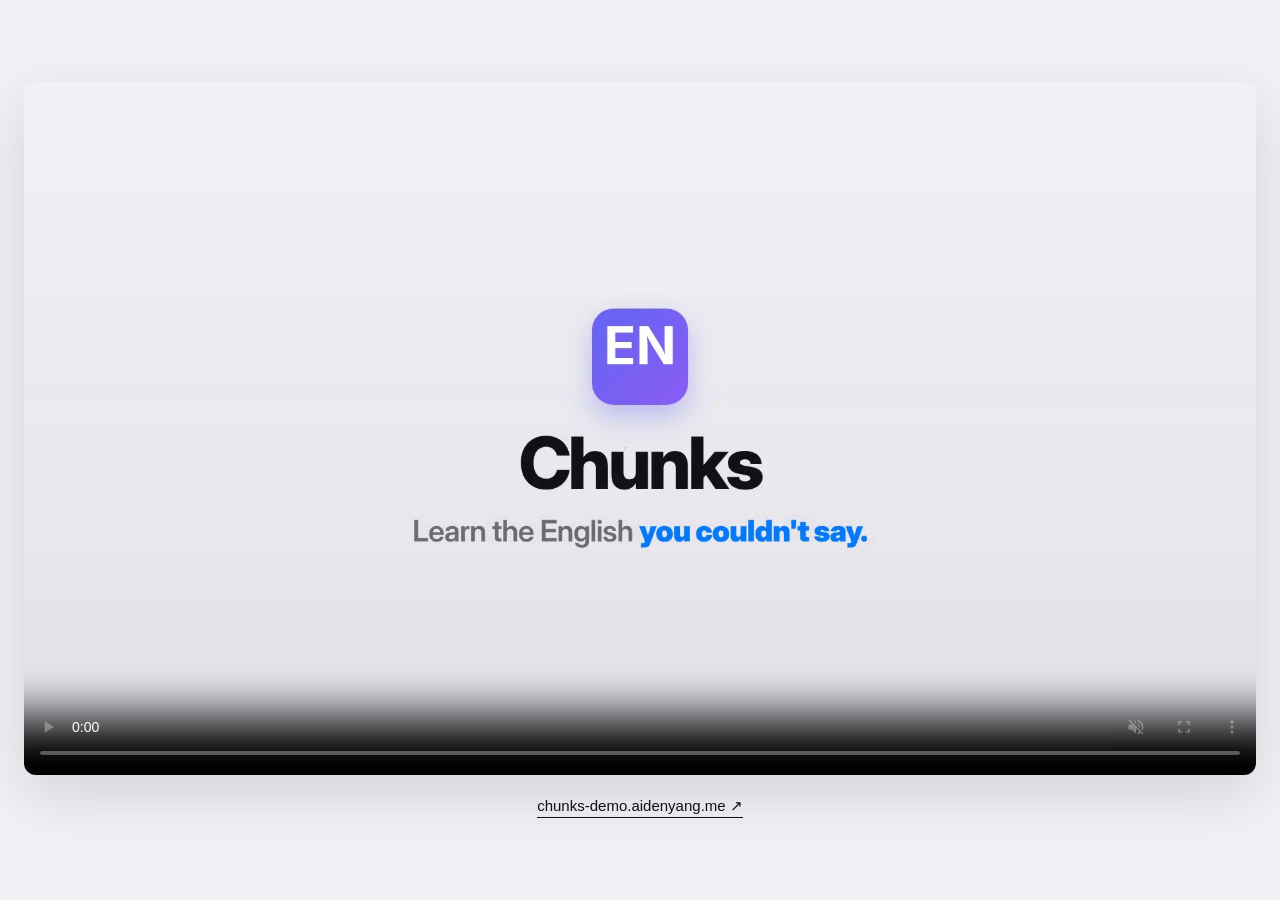
<file: reel/chunks/index.html>
<!doctype html>
<html lang="en">
<head>
<meta charset="utf-8">
<meta name="viewport" content="width=device-width,initial-scale=1">
<meta name="robots" content="noindex">
<title>Chunks · Aiden Yang</title>
<style>
html,body{margin:0;height:100%;background:#f1f0f5;font:500 15px/1.4 -apple-system,BlinkMacSystemFont,"Inter","Helvetica Neue",Arial,sans-serif}
main{min-height:100%;display:flex;flex-direction:column;align-items:center;justify-content:center;gap:20px;padding:24px;box-sizing:border-box}
video{display:block;width:min(100%,calc((100vh - 120px) * 16 / 9));aspect-ratio:16/9;border-radius:12px;box-shadow:0 20px 60px rgba(0,0,0,.12);background:#f1f0f5}
a{color:#111;text-decoration:none;border-bottom:1px solid currentColor;padding-bottom:1px}
a:hover{opacity:.6}
</style>
</head>
<body>
<main>
<video src="chunks.mp4" poster="poster.jpg" controls autoplay muted playsinline preload="auto"></video>
<a href="https://chunks-demo.aidenyang.me/">chunks-demo.aidenyang.me ↗</a>
</main>
</body>
</html>
</file>
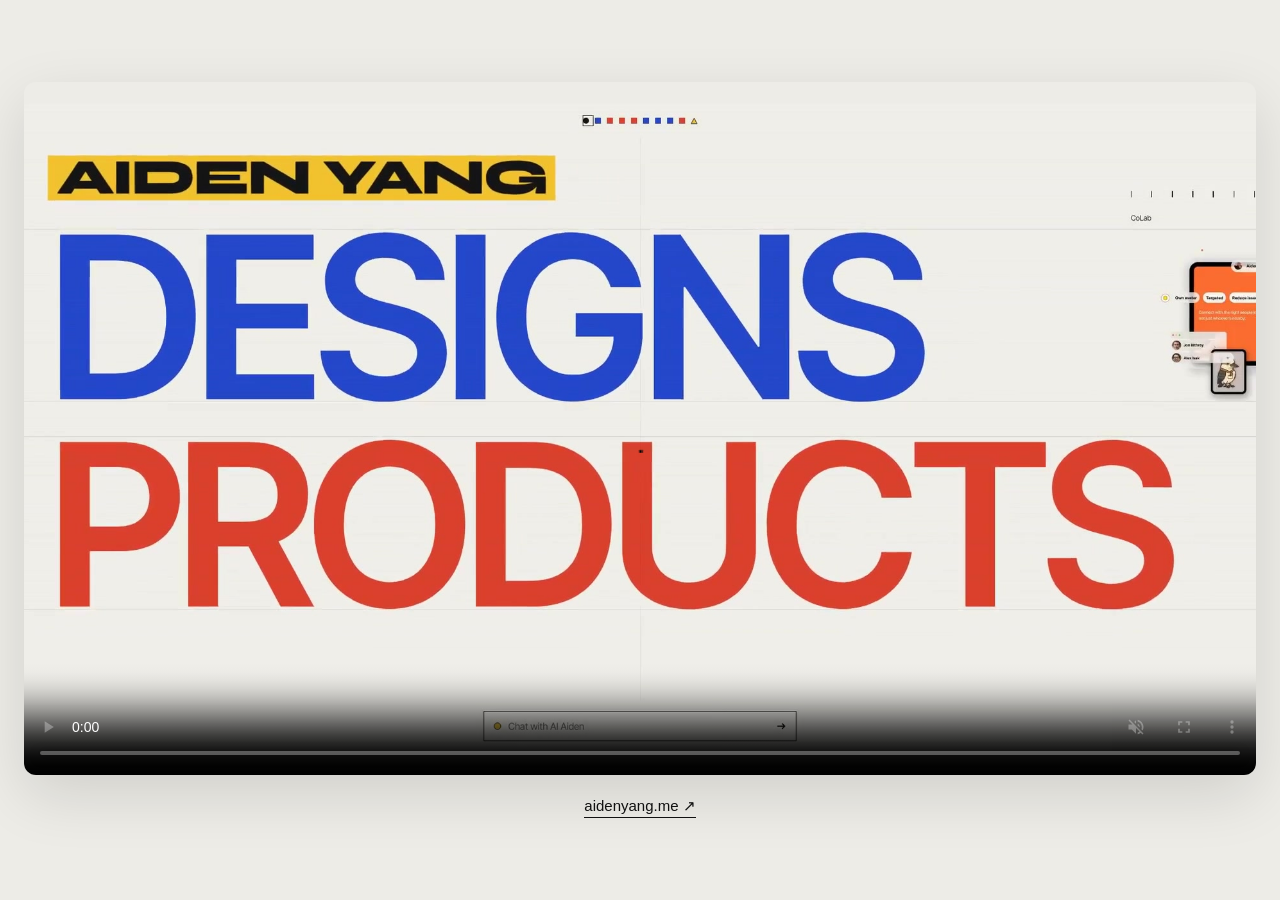
<file: reel/visual/index.html>
<!doctype html>
<html lang="en">
<head>
<meta charset="utf-8">
<meta name="viewport" content="width=device-width,initial-scale=1">
<meta name="robots" content="noindex">
<title>Visual work · Aiden Yang</title>
<style>
html,body{margin:0;height:100%;background:#edece7;font:500 15px/1.4 -apple-system,BlinkMacSystemFont,"Inter","Helvetica Neue",Arial,sans-serif}
main{min-height:100%;display:flex;flex-direction:column;align-items:center;justify-content:center;gap:20px;padding:24px;box-sizing:border-box}
video{display:block;width:min(100%,calc((100vh - 120px) * 16 / 9));aspect-ratio:16/9;border-radius:12px;box-shadow:0 20px 60px rgba(0,0,0,.12);background:#edece7}
a{color:#111;text-decoration:none;border-bottom:1px solid currentColor;padding-bottom:1px}
a:hover{opacity:.6}
</style>
</head>
<body>
<main>
<video src="visual-work.mp4" poster="poster.jpg" controls autoplay muted playsinline preload="auto"></video>
<a href="https://aidenyang.me/">aidenyang.me ↗</a>
</main>
</body>
</html>
</file>
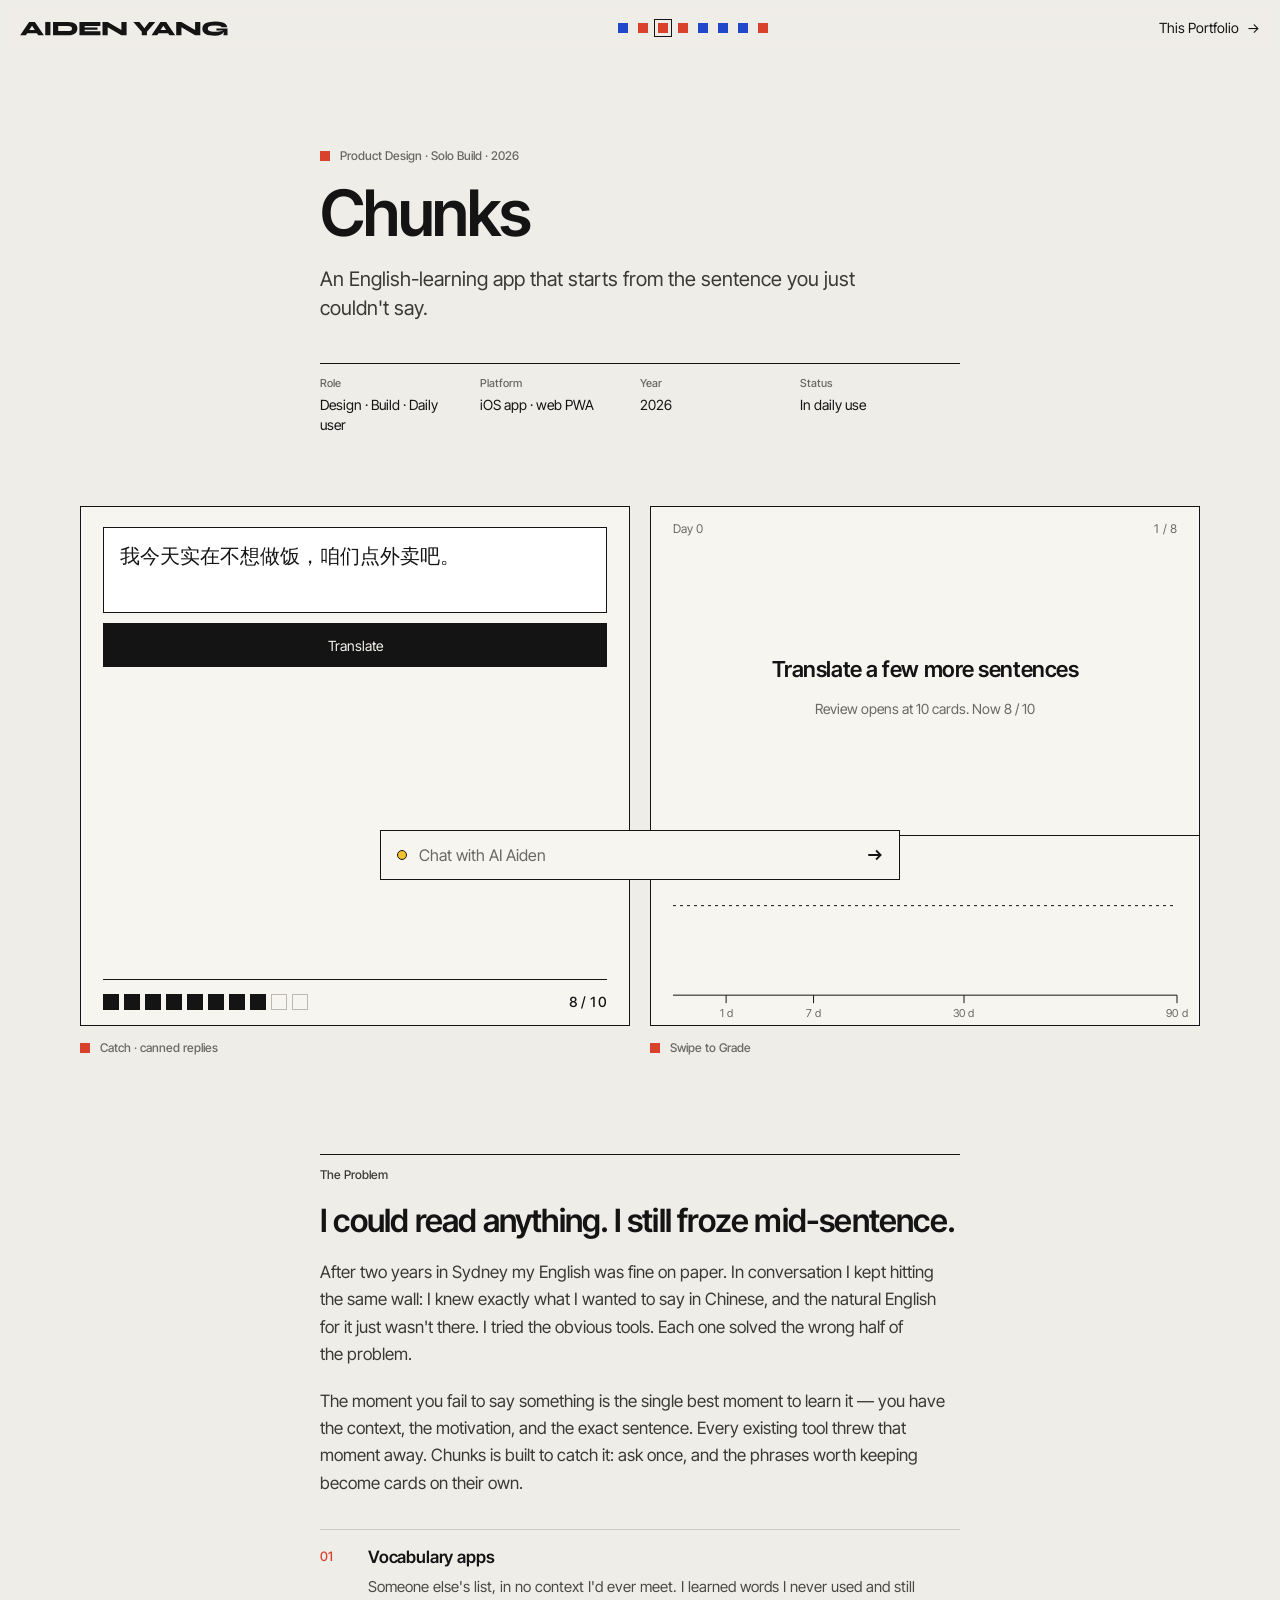
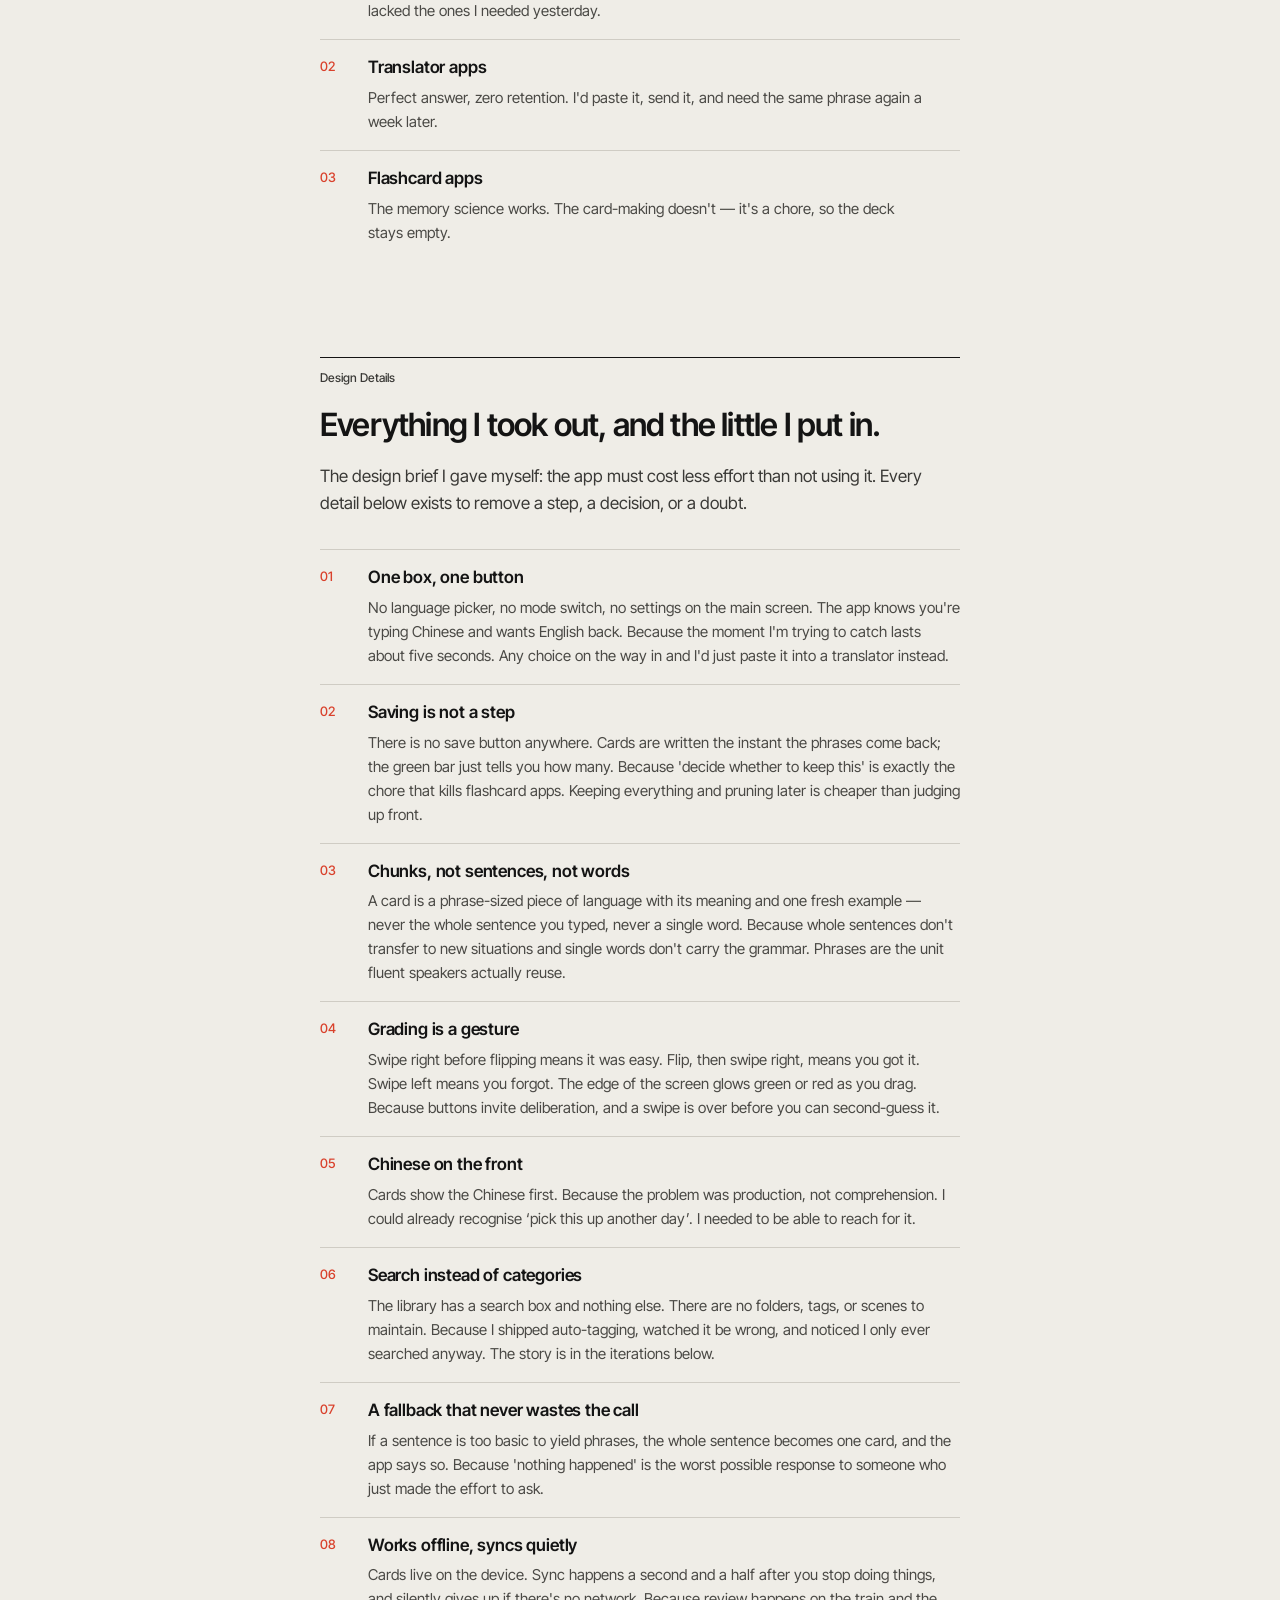
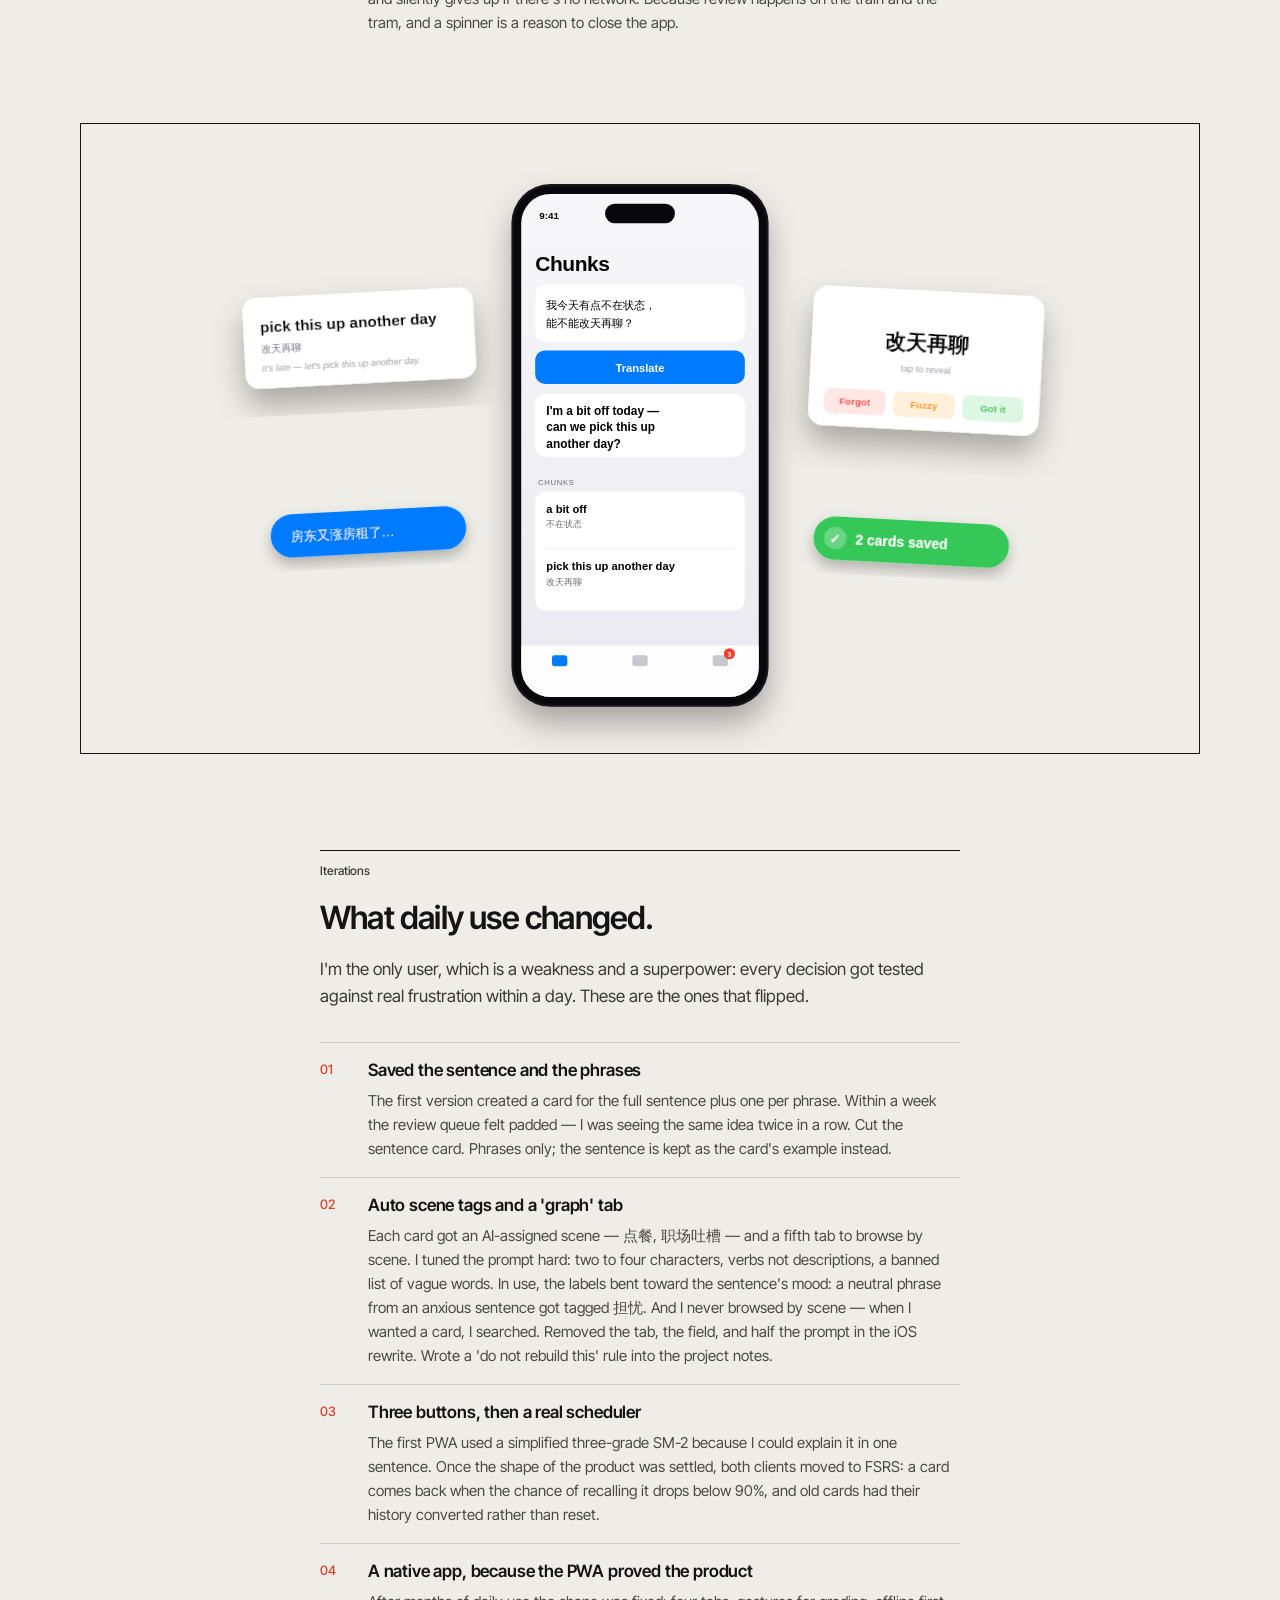
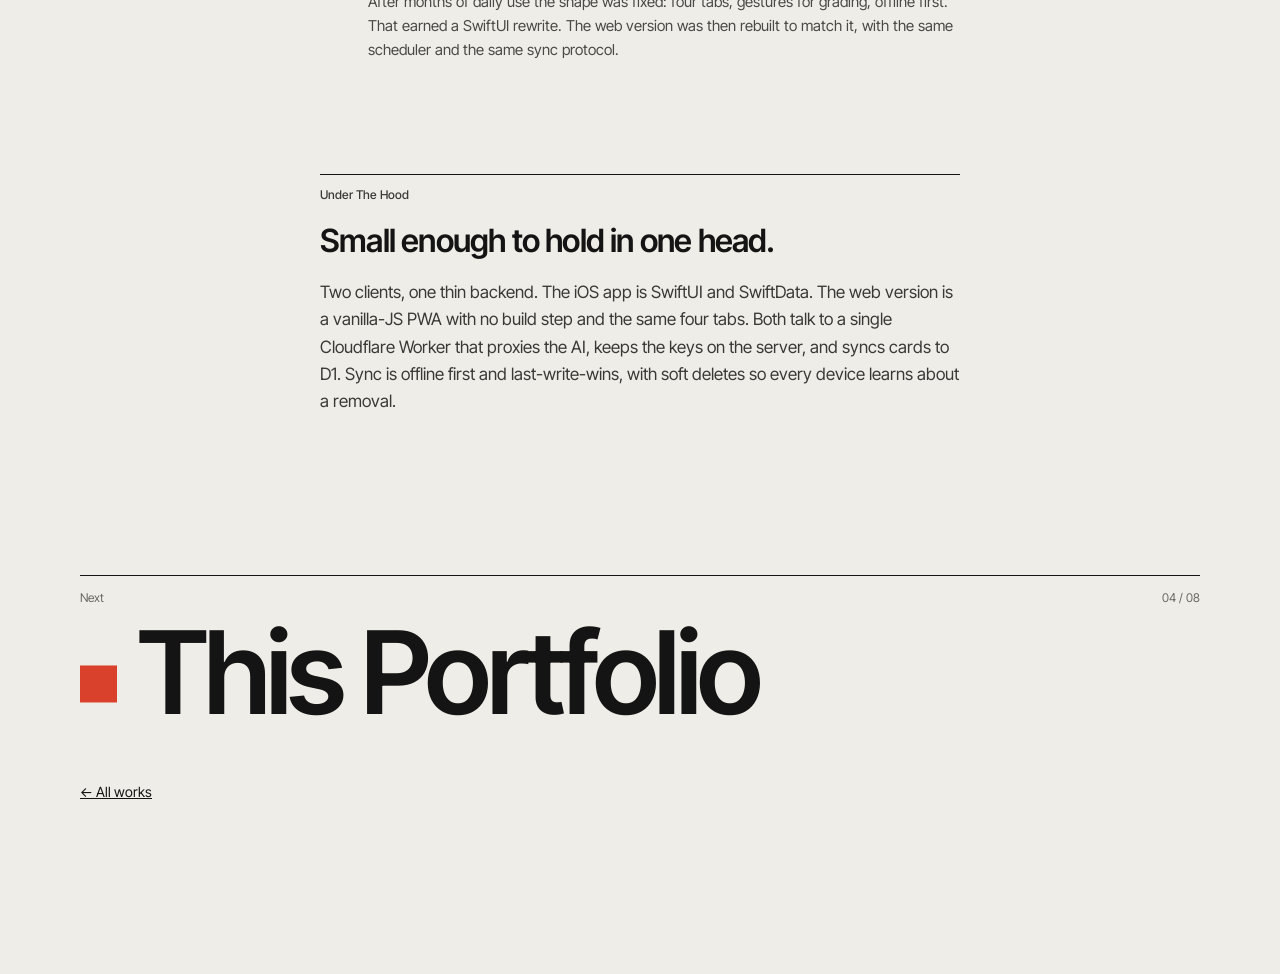
<file: projects/chunks.html>
<!DOCTYPE html>
<html lang="en">
<head>
<meta charset="utf-8"/>
<meta content="width=device-width, initial-scale=1.0" name="viewport"/>
<!-- Primary SEO -->
<title>Chunks — An English app that starts from what you couldn't say | Aiden Yang</title>
<meta content="Product design case study: an English-learning app built around the moment you fail to say something. Type Chinese; Chunks returns natural English and the reusable “chunks” become flashcards automatically. Interactive demo inside. By Xuejian (Aiden) Yang, Design Engineer, Sydney." name="description"/>
<meta content="Chunks, language learning app, spaced repetition, FSRS, SM-2, Claude API, Cloudflare Worker, D1, SwiftUI, PWA, Aiden Yang, Xuejian Yang" name="keywords"/>
<meta content="Xuejian (Aiden) Yang · 杨雪健" name="author"/>
<meta content="index, follow" name="robots"/>
<link href="https://aidenyang.me/projects/chunks.html" rel="canonical"/>
<!-- Open Graph -->
<meta content="article" property="og:type"/>
<meta content="https://aidenyang.me/projects/chunks.html" property="og:url"/>
<meta content="Chunks — Learn English in Chunks | Aiden Yang" property="og:title"/>
<meta content="Type a Chinese sentence; Chunks returns natural English and the reusable “chunks” as flashcards. Offline-first sync, SM-2 on PWA, FSRS on iOS." property="og:description"/>
<meta content="https://aidenyang.me/Assets/chunks-poster.svg" property="og:image"/>
<meta content="Aiden Yang Portfolio" property="og:site_name"/>
<link rel="preconnect" href="https://fonts.googleapis.com"/>
<link rel="preconnect" href="https://fonts.gstatic.com" crossorigin=""/>
<link rel="stylesheet" href="https://fonts.googleapis.com/css2?family=Inter+Tight:wght@400;500;600&amp;display=swap"/>
<link rel="stylesheet" href="case.css"/>
<link rel="stylesheet" href="../chat.css"/>
</head>
<body class="case lane-products">
<header class="cs-head"><a class="cs-name" href="../index.html" aria-label="Aiden Yang, home"><svg viewBox="0 10 720 52" aria-hidden="true" fill="#141414"><path d="M0.7 59.4 31.6 13.3H51.6L82.8 59.4H63L58.5 52.4H25L20.5 59.4ZM51.5 41.6 41.7 26.5 32 41.6Z"/><path d="M87.5 13.3H105.5V59.4H87.5Z"/><path d="M166.3 13.3Q176 13.3 182.4 15.2Q188.7 17.1 192.3 20.3Q195.9 23.5 197.4 27.7Q198.9 31.8 198.9 36.4Q198.9 40.9 197.2 45Q195.5 49.2 191.8 52.4Q188 55.7 181.8 57.5Q175.5 59.4 166.3 59.4H114.5V13.3ZM132.5 45H165.6Q169.6 45 172.4 44.5Q175.2 43.9 176.9 42.8Q178.6 41.8 179.4 40.1Q180.1 38.5 180.1 36.4Q180.1 34.2 179.4 32.6Q178.6 31 176.9 29.9Q175.2 28.8 172.4 28.3Q169.6 27.7 165.6 27.7H132.5Z"/><path d="M224.1 40V45.7H278.8V59.4H206.1V13.3H278.6V27H224.1V32.8H268.7V40Z"/><path d="M351.5 41.3V13.3H369.5V59.4H351.5L304 31.9V59.4H286V13.3H304Z"/><path d="M469.2 13.3 440.1 47.7V59.4H422.1V47.7L392.9 13.3H414.1L431.1 34.8L448 13.3Z"/><path d="M455.9 59.4 486.8 13.3H506.8L538 59.4H518.2L513.6 52.4H480.2L475.7 59.4ZM506.7 41.6 496.9 26.5 487.1 41.6Z"/><path d="M607.1 41.3V13.3H625.1V59.4H607.1L559.6 31.9V59.4H541.6V13.3H559.6Z"/><path d="M675 60.8Q665.6 60.8 657.8 59.7Q650 58.6 644.3 55.9Q638.6 53.2 635.4 48.5Q632.3 43.8 632.3 36.7Q632.3 29.6 635.5 24.8Q638.6 20 644.6 17.2Q650.5 14.3 658.8 13.1Q667 11.9 677.2 11.9Q690.5 11.9 699.5 14.3Q708.6 16.8 713.3 21.3Q718.1 25.8 718.4 32H699.7Q698.8 30.4 696.5 28.9Q694.2 27.4 689.6 26.5Q685 25.6 677.2 25.6Q667.9 25.6 662.2 26.7Q656.4 27.8 653.8 30.2Q651.1 32.7 651.1 36.7Q651.1 40.2 653.8 42.6Q656.6 44.9 662.6 46Q668.7 47.2 678.6 47.2Q685.6 47.2 690.7 46.5Q695.9 45.9 700.1 44.6Q702.3 44 704.4 43.1H681V35.6H719.4V59.4H705.3Q705.3 57.2 705.9 54.5Q706.5 51.8 707.4 48.7Q707.6 48 707.8 47.3Q703.7 53 697 56.4Q688.2 60.8 675 60.8Z"/></svg></a><nav class="cs-run" aria-label="All works"><a class="d" href="colab.html" aria-label="CoLab"><span></span></a><a class="p" href="gyn-dashboard.html" aria-label="Gyn Research Dashboard"><span></span></a><a class="p" href="chunks.html" aria-label="Chunks" aria-current="page"><span></span></a><a class="p" href="this-site.html" aria-label="This Portfolio"><span></span></a><a class="d" href="anno.html" aria-label="ANNO"><span></span></a><a class="d" href="vivid.html" aria-label="VividXperience"><span></span></a><a class="d" href="whisper.html" aria-label="Whisperfield"><span></span></a><a class="p" href="investment.html" aria-label="Investment Assistant"><span></span></a></nav><a class="cs-next" href="this-site.html">This Portfolio <span aria-hidden="true">→</span></a></header>
<main>
<section class="cs-hero"><div class="cs-col">
<p class="cs-tag">Product Design · Solo Build · 2026</p>
<h1>Chunks</h1>
<p class="cs-sub">An English-learning app that starts from the sentence you just couldn't say.</p>
<dl class="cs-meta"><div><dt>Role</dt><dd>Design · Build · Daily user</dd></div><div><dt>Platform</dt><dd>iOS app · web PWA</dd></div><div><dt>Year</dt><dd>2026</dd></div><div><dt>Status</dt><dd>In daily use</dd></div></dl>
</div></section>
<section class="cs-proto two"><figure class="proto-fig"><div class="proto" id="proto"></div><figcaption>Catch · canned replies</figcaption></figure><figure class="proto-fig"><div class="proto" id="proto2"></div><figcaption>Swipe to Grade</figcaption></figure></section>
<section class="cs-sec"><div class="cs-col">
<p class="cs-eye">The Problem</p>
<h2>I could read anything. I still froze mid-sentence.</h2>
<p>After two years in Sydney my English was fine on paper. In conversation I kept hitting the same wall: I knew exactly what I wanted to say in Chinese, and the natural English for it just wasn't there. I tried the obvious tools. Each one solved the wrong half of the problem.</p>
<p>The moment you fail to say something is the single best moment to learn it — you have the context, the motivation, and the exact sentence. Every existing tool threw that moment away. Chunks is built to catch it: ask once, and the phrases worth keeping become cards on their own.</p>
<ol class="cs-list"><li><h3>Vocabulary apps</h3><p>Someone else's list, in no context I'd ever meet. I learned words I never used and still lacked the ones I needed yesterday.</p></li><li><h3>Translator apps</h3><p>Perfect answer, zero retention. I'd paste it, send it, and need the same phrase again a week later.</p></li><li><h3>Flashcard apps</h3><p>The memory science works. The card-making doesn't — it's a chore, so the deck stays empty.</p></li></ol>
</div></section>
<section class="cs-sec"><div class="cs-col">
<p class="cs-eye">Design Details</p>
<h2>Everything I took out, and the little I put in.</h2>
<p>The design brief I gave myself: the app must cost less effort than not using it. Every detail below exists to remove a step, a decision, or a doubt.</p>
<ol class="cs-list"><li><h3>One box, one button</h3><p>No language picker, no mode switch, no settings on the main screen. The app knows you're typing Chinese and wants English back. Because the moment I'm trying to catch lasts about five seconds. Any choice on the way in and I'd just paste it into a translator instead.</p></li><li><h3>Saving is not a step</h3><p>There is no save button anywhere. Cards are written the instant the phrases come back; the green bar just tells you how many. Because 'decide whether to keep this' is exactly the chore that kills flashcard apps. Keeping everything and pruning later is cheaper than judging up front.</p></li><li><h3>Chunks, not sentences, not words</h3><p>A card is a phrase-sized piece of language with its meaning and one fresh example — never the whole sentence you typed, never a single word. Because whole sentences don't transfer to new situations and single words don't carry the grammar. Phrases are the unit fluent speakers actually reuse.</p></li><li><h3>Grading is a gesture</h3><p>Swipe right before flipping means it was easy. Flip, then swipe right, means you got it. Swipe left means you forgot. The edge of the screen glows green or red as you drag. Because buttons invite deliberation, and a swipe is over before you can second-guess it.</p></li><li><h3>Chinese on the front</h3><p>Cards show the Chinese first. Because the problem was production, not comprehension. I could already recognise ‘pick this up another day’. I needed to be able to reach for it.</p></li><li><h3>Search instead of categories</h3><p>The library has a search box and nothing else. There are no folders, tags, or scenes to maintain. Because I shipped auto-tagging, watched it be wrong, and noticed I only ever searched anyway. The story is in the iterations below.</p></li><li><h3>A fallback that never wastes the call</h3><p>If a sentence is too basic to yield phrases, the whole sentence becomes one card, and the app says so. Because 'nothing happened' is the worst possible response to someone who just made the effort to ask.</p></li><li><h3>Works offline, syncs quietly</h3><p>Cards live on the device. Sync happens a second and a half after you stop doing things, and silently gives up if there's no network. Because review happens on the train and the tram, and a spinner is a reason to close the app.</p></li></ol>
</div></section>
<section class="cs-shots"><img src="../Assets/chunks-poster.svg" alt="Chunks app poster" loading="lazy"/></section>
<section class="cs-sec"><div class="cs-col">
<p class="cs-eye">Iterations</p>
<h2>What daily use changed.</h2>
<p>I'm the only user, which is a weakness and a superpower: every decision got tested against real frustration within a day. These are the ones that flipped.</p>
<ol class="cs-list"><li><h3>Saved the sentence and the phrases</h3><p>The first version created a card for the full sentence plus one per phrase. Within a week the review queue felt padded — I was seeing the same idea twice in a row. Cut the sentence card. Phrases only; the sentence is kept as the card's example instead.</p></li><li><h3>Auto scene tags and a 'graph' tab</h3><p>Each card got an AI-assigned scene — 点餐, 职场吐槽 — and a fifth tab to browse by scene. I tuned the prompt hard: two to four characters, verbs not descriptions, a banned list of vague words. In use, the labels bent toward the sentence's mood: a neutral phrase from an anxious sentence got tagged 担忧. And I never browsed by scene — when I wanted a card, I searched. Removed the tab, the field, and half the prompt in the iOS rewrite. Wrote a 'do not rebuild this' rule into the project notes.</p></li><li><h3>Three buttons, then a real scheduler</h3><p>The first PWA used a simplified three-grade SM-2 because I could explain it in one sentence. Once the shape of the product was settled, both clients moved to FSRS: a card comes back when the chance of recalling it drops below 90%, and old cards had their history converted rather than reset.</p></li><li><h3>A native app, because the PWA proved the product</h3><p>After months of daily use the shape was fixed: four tabs, gestures for grading, offline first. That earned a SwiftUI rewrite. The web version was then rebuilt to match it, with the same scheduler and the same sync protocol.</p></li></ol>
</div></section>
<section class="cs-sec"><div class="cs-col">
<p class="cs-eye">Under The Hood</p>
<h2>Small enough to hold in one head.</h2>
<p>Two clients, one thin backend. The iOS app is SwiftUI and SwiftData. The web version is a vanilla-JS PWA with no build step and the same four tabs. Both talk to a single Cloudflare Worker that proxies the AI, keeps the keys on the server, and syncs cards to D1. Sync is offline first and last-write-wins, with soft deletes so every device learns about a removal.</p>
</div></section>
</main>
<footer class="cs-end" style="--next-lane: #D9412C"><div class="cs-end-row"><span>Next</span><span>04 / 08</span></div><a class="cs-big" href="this-site.html"><i></i>This Portfolio</a><a class="cs-back" href="../index.html">← All works</a></footer>
<div class="cs-chat-wrap"><div id="chat" role="region" aria-label="Chat with AI Aiden" data-qs="Chat with AI Aiden|Why did you build Chunks?|What was the hardest part?|What would you do next?">
<div class="chat-log"><div class="chat-top"><button type="button" class="chat-close" aria-label="Close conversation"><svg width="14" height="14" viewBox="0 0 14 14" fill="none" stroke="currentColor" stroke-width="1.5" aria-hidden="true"><path d="M2 2l10 10M12 2L2 12"/></svg></button></div><div class="chat-msgs" aria-live="polite"></div></div>
<form><span class="chat-dot" aria-hidden="true"></span><input type="text" aria-label="Ask AI Aiden" placeholder="Chat with AI Aiden" autocomplete="off"><button type="submit" aria-label="Send"><svg width="18" height="18" viewBox="0 0 16 16" fill="none" stroke="currentColor" stroke-width="1.6" aria-hidden="true"><path d="M2 8h11M9 4l4 4-4 4"/></svg></button></form>
</div></div>
<script src="../chat.js"></script>
<script src="proto/kit.js"></script>
<script src="proto/chunks.js"></script>
</body>
</html>
</file>
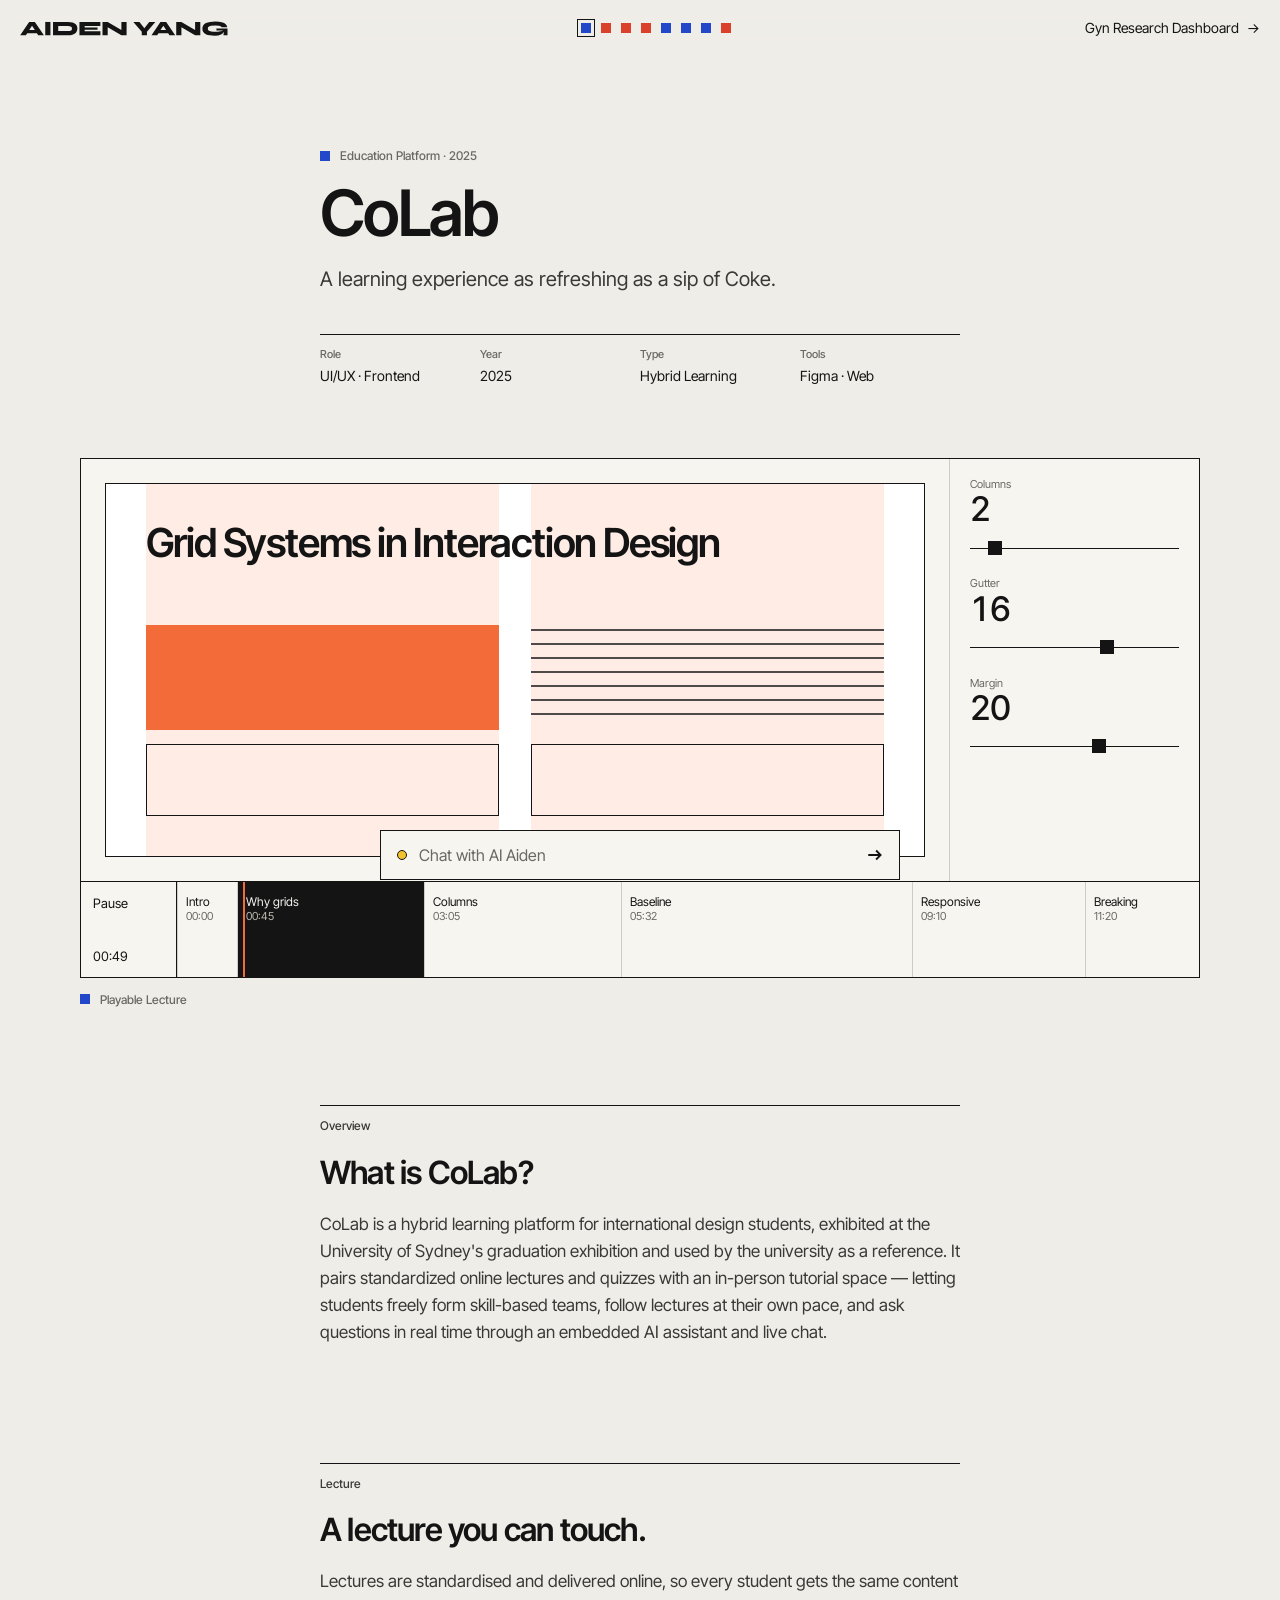
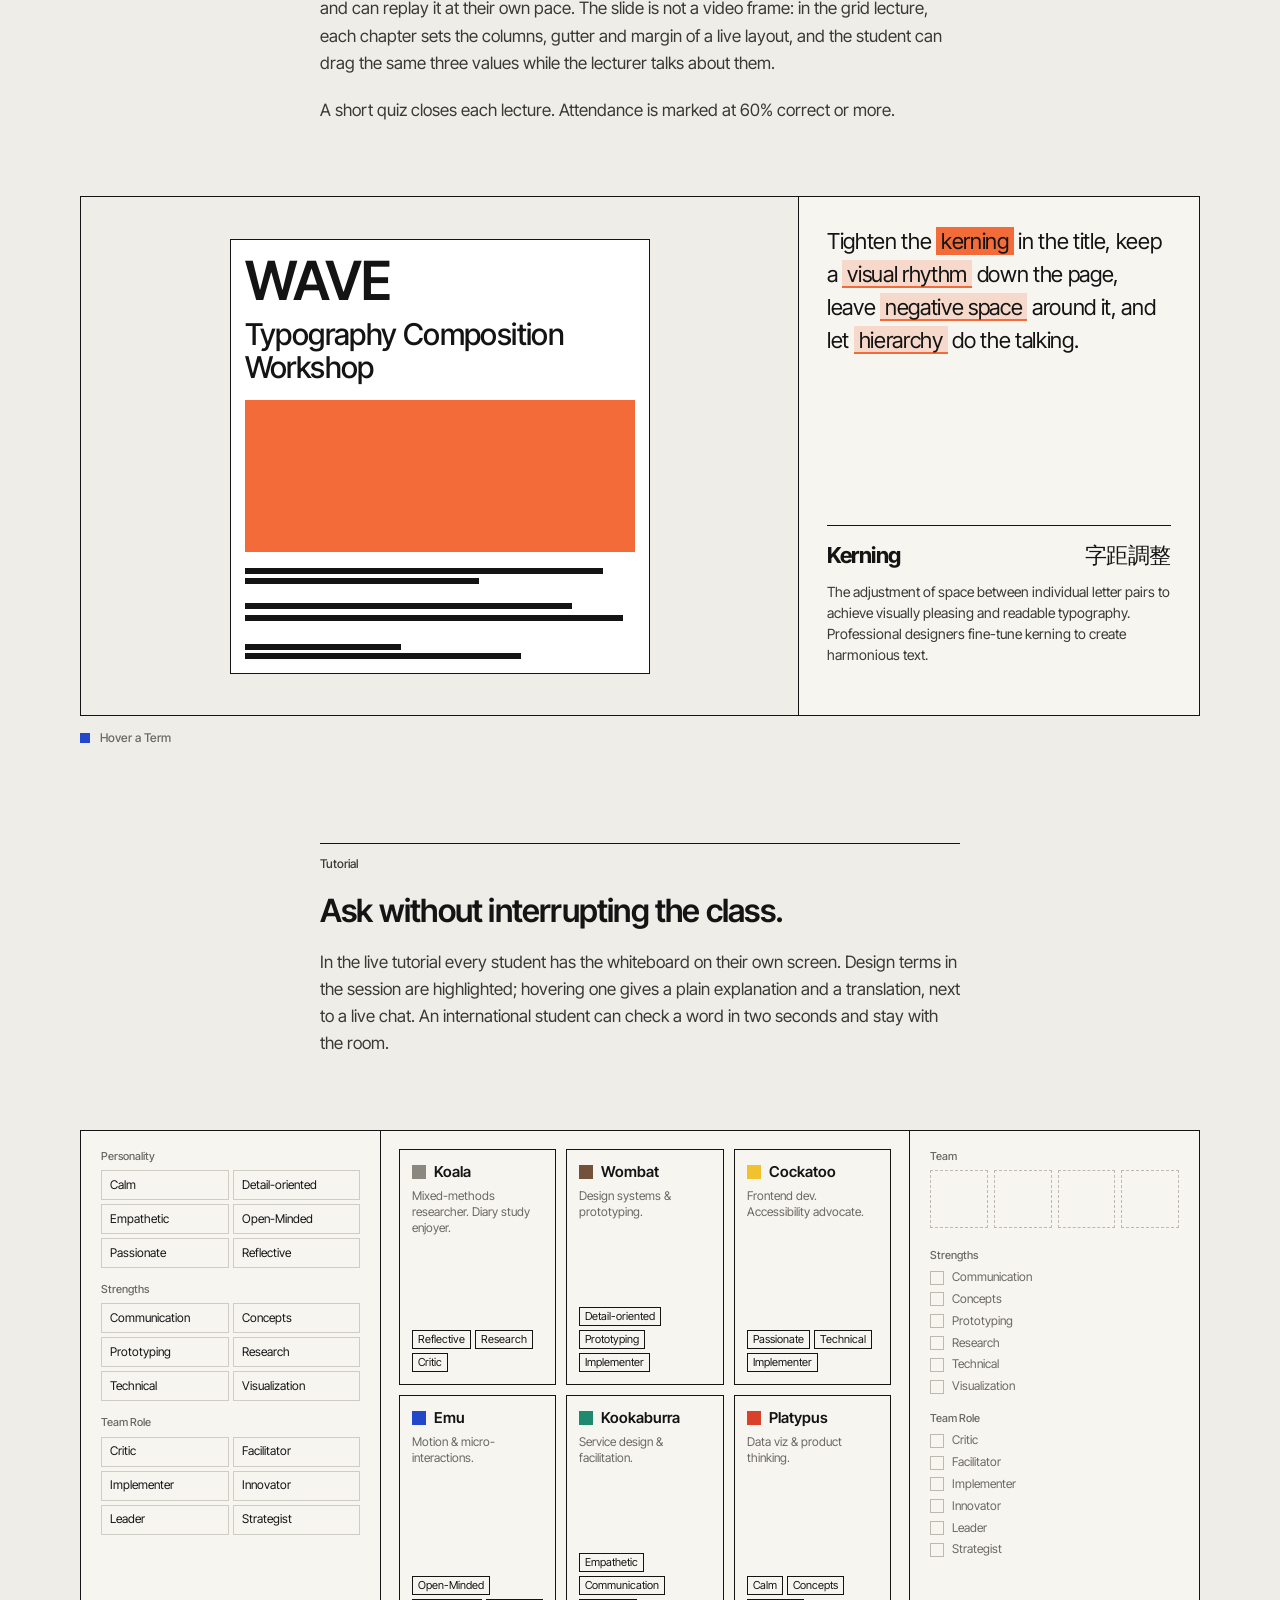
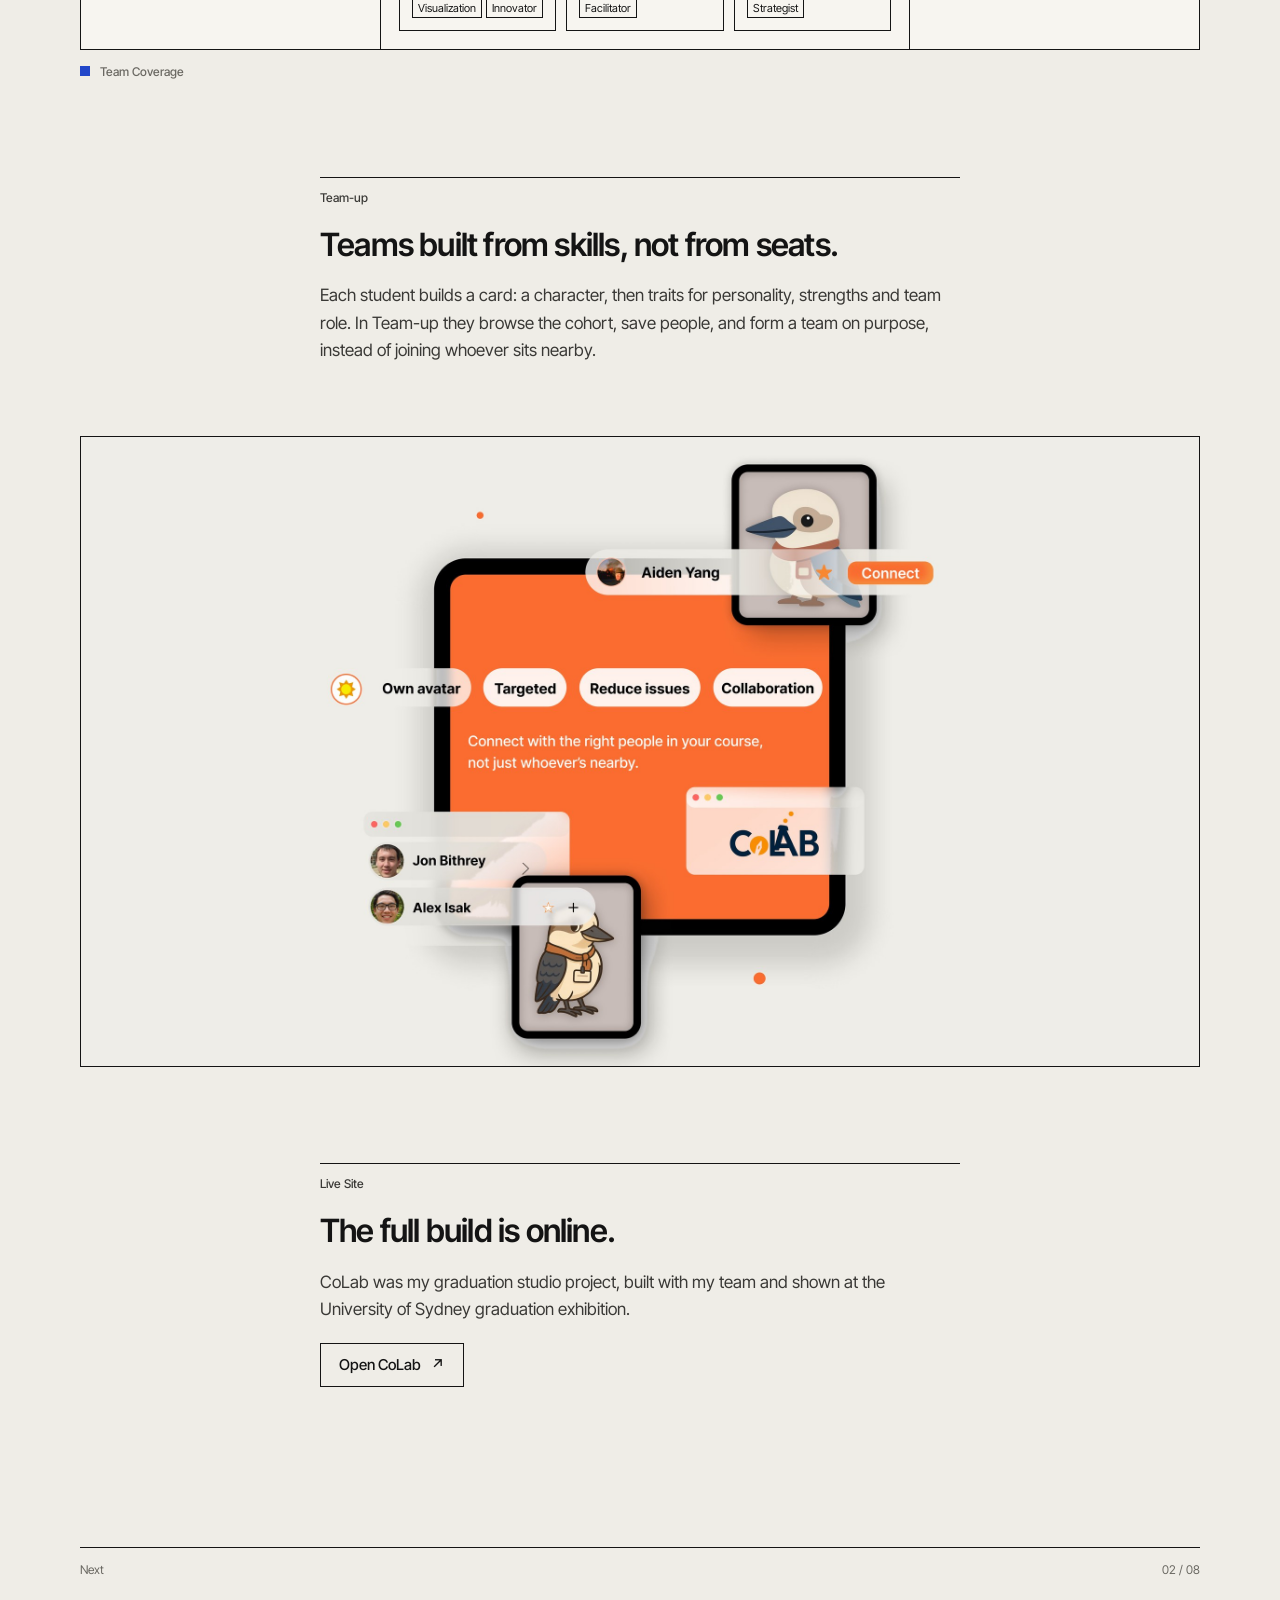
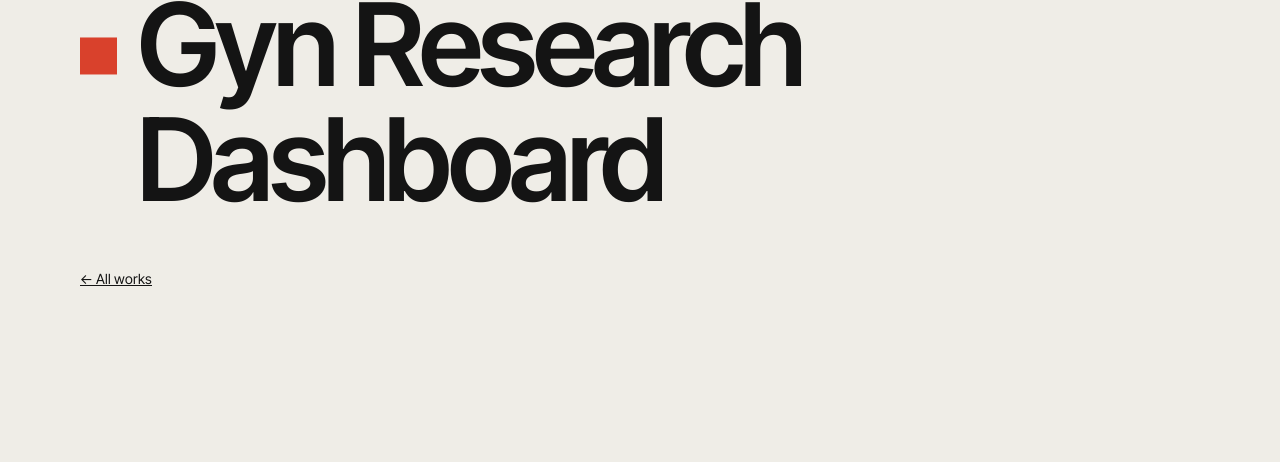
<file: projects/colab.html>
<!DOCTYPE html>
<html lang="en">
<head>
<meta charset="utf-8"/>
<meta content="width=device-width, initial-scale=1.0" name="viewport"/>
<!-- Primary SEO -->
<title>CoLab — Hybrid Learning Platform | Xuejian (Aiden) Yang, Sydney</title>
<meta content="CoLab — a hybrid learning platform built for international design students at the University of Sydney. UX/UI case study by Aiden Yang, Sydney-based designer." name="description"/>
<meta content="CoLab, hybrid learning, education platform, UX case study, Aiden Yang, Sydney designer, USYD design project" name="keywords"/>
<meta content="Xuejian (Aiden) Yang · 杨雪健" name="author"/>
<link href="https://aidenyang.me/projects/colab.html" rel="canonical"/>
<!-- Open Graph -->
<meta content="article" property="og:type"/>
<meta content="https://aidenyang.me/projects/colab.html" property="og:url"/>
<meta content="CoLab — Hybrid Learning Platform | Aiden Yang" property="og:title"/>
<meta content="A hybrid learning platform for international design students. UX/UI case study by Sydney-based designer Aiden Yang." property="og:description"/>
<meta content="https://aidenyang.me/Assets/1.jpg" property="og:image"/>
<meta content="Aiden Yang Portfolio" property="og:site_name"/>
<link rel="preconnect" href="https://fonts.googleapis.com"/>
<link rel="preconnect" href="https://fonts.gstatic.com" crossorigin=""/>
<link rel="stylesheet" href="https://fonts.googleapis.com/css2?family=Inter+Tight:wght@400;500;600&amp;display=swap"/>
<link rel="stylesheet" href="case.css"/>
<link rel="stylesheet" href="../chat.css"/>
</head>
<body class="case lane-design">
<header class="cs-head"><a class="cs-name" href="../index.html" aria-label="Aiden Yang, home"><svg viewBox="0 10 720 52" aria-hidden="true" fill="#141414"><path d="M0.7 59.4 31.6 13.3H51.6L82.8 59.4H63L58.5 52.4H25L20.5 59.4ZM51.5 41.6 41.7 26.5 32 41.6Z"/><path d="M87.5 13.3H105.5V59.4H87.5Z"/><path d="M166.3 13.3Q176 13.3 182.4 15.2Q188.7 17.1 192.3 20.3Q195.9 23.5 197.4 27.7Q198.9 31.8 198.9 36.4Q198.9 40.9 197.2 45Q195.5 49.2 191.8 52.4Q188 55.7 181.8 57.5Q175.5 59.4 166.3 59.4H114.5V13.3ZM132.5 45H165.6Q169.6 45 172.4 44.5Q175.2 43.9 176.9 42.8Q178.6 41.8 179.4 40.1Q180.1 38.5 180.1 36.4Q180.1 34.2 179.4 32.6Q178.6 31 176.9 29.9Q175.2 28.8 172.4 28.3Q169.6 27.7 165.6 27.7H132.5Z"/><path d="M224.1 40V45.7H278.8V59.4H206.1V13.3H278.6V27H224.1V32.8H268.7V40Z"/><path d="M351.5 41.3V13.3H369.5V59.4H351.5L304 31.9V59.4H286V13.3H304Z"/><path d="M469.2 13.3 440.1 47.7V59.4H422.1V47.7L392.9 13.3H414.1L431.1 34.8L448 13.3Z"/><path d="M455.9 59.4 486.8 13.3H506.8L538 59.4H518.2L513.6 52.4H480.2L475.7 59.4ZM506.7 41.6 496.9 26.5 487.1 41.6Z"/><path d="M607.1 41.3V13.3H625.1V59.4H607.1L559.6 31.9V59.4H541.6V13.3H559.6Z"/><path d="M675 60.8Q665.6 60.8 657.8 59.7Q650 58.6 644.3 55.9Q638.6 53.2 635.4 48.5Q632.3 43.8 632.3 36.7Q632.3 29.6 635.5 24.8Q638.6 20 644.6 17.2Q650.5 14.3 658.8 13.1Q667 11.9 677.2 11.9Q690.5 11.9 699.5 14.3Q708.6 16.8 713.3 21.3Q718.1 25.8 718.4 32H699.7Q698.8 30.4 696.5 28.9Q694.2 27.4 689.6 26.5Q685 25.6 677.2 25.6Q667.9 25.6 662.2 26.7Q656.4 27.8 653.8 30.2Q651.1 32.7 651.1 36.7Q651.1 40.2 653.8 42.6Q656.6 44.9 662.6 46Q668.7 47.2 678.6 47.2Q685.6 47.2 690.7 46.5Q695.9 45.9 700.1 44.6Q702.3 44 704.4 43.1H681V35.6H719.4V59.4H705.3Q705.3 57.2 705.9 54.5Q706.5 51.8 707.4 48.7Q707.6 48 707.8 47.3Q703.7 53 697 56.4Q688.2 60.8 675 60.8Z"/></svg></a><nav class="cs-run" aria-label="All works"><a class="d" href="colab.html" aria-label="CoLab" aria-current="page"><span></span></a><a class="p" href="gyn-dashboard.html" aria-label="Gyn Research Dashboard"><span></span></a><a class="p" href="chunks.html" aria-label="Chunks"><span></span></a><a class="p" href="this-site.html" aria-label="This Portfolio"><span></span></a><a class="d" href="anno.html" aria-label="ANNO"><span></span></a><a class="d" href="vivid.html" aria-label="VividXperience"><span></span></a><a class="d" href="whisper.html" aria-label="Whisperfield"><span></span></a><a class="p" href="investment.html" aria-label="Investment Assistant"><span></span></a></nav><a class="cs-next" href="gyn-dashboard.html">Gyn Research Dashboard <span aria-hidden="true">→</span></a></header>
<main>
<section class="cs-hero"><div class="cs-col">
<p class="cs-tag">Education Platform · 2025</p>
<h1>CoLab</h1>
<p class="cs-sub">A learning experience as refreshing as a sip of Coke.</p>
<dl class="cs-meta"><div><dt>Role</dt><dd>UI/UX · Frontend</dd></div><div><dt>Year</dt><dd>2025</dd></div><div><dt>Type</dt><dd>Hybrid Learning</dd></div><div><dt>Tools</dt><dd>Figma · Web</dd></div></dl>
</div></section>
<section class="cs-proto"><figure class="proto-fig"><div class="proto" id="proto"></div><figcaption>Playable Lecture</figcaption></figure></section>
<section class="cs-sec"><div class="cs-col">
<p class="cs-eye">Overview</p>
<h2>What is CoLab?</h2>
<p>CoLab is a hybrid learning platform for international design students, exhibited at the University of Sydney's graduation exhibition and used by the university as a reference. It pairs standardized online lectures and quizzes with an in-person tutorial space — letting students freely form skill-based teams, follow lectures at their own pace, and ask questions in real time through an embedded AI assistant and live chat.</p>
</div></section>
<section class="cs-sec"><div class="cs-col">
<p class="cs-eye">Lecture</p>
<h2>A lecture you can touch.</h2>
<p>Lectures are standardised and delivered online, so every student gets the same content and can replay it at their own pace. The slide is not a video frame: in the grid lecture, each chapter sets the columns, gutter and margin of a live layout, and the student can drag the same three values while the lecturer talks about them.</p>
<p>A short quiz closes each lecture. Attendance is marked at 60% correct or more.</p>
</div></section>
<section class="cs-proto"><figure class="proto-fig"><div class="proto" id="proto2"></div><figcaption>Hover a Term</figcaption></figure></section>
<section class="cs-sec"><div class="cs-col">
<p class="cs-eye">Tutorial</p>
<h2>Ask without interrupting the class.</h2>
<p>In the live tutorial every student has the whiteboard on their own screen. Design terms in the session are highlighted; hovering one gives a plain explanation and a translation, next to a live chat. An international student can check a word in two seconds and stay with the room.</p>
</div></section>
<section class="cs-proto"><figure class="proto-fig"><div class="proto" id="proto3"></div><figcaption>Team Coverage</figcaption></figure></section>
<section class="cs-sec"><div class="cs-col">
<p class="cs-eye">Team-up</p>
<h2>Teams built from skills, not from seats.</h2>
<p>Each student builds a card: a character, then traits for personality, strengths and team role. In Team-up they browse the cohort, save people, and form a team on purpose, instead of joining whoever sits nearby.</p>
</div></section>
<section class="cs-shots"><img src="../Assets/colab-cover.jpg" alt="CoLab screens" loading="lazy"/></section>
<section class="cs-sec"><div class="cs-col">
<p class="cs-eye">Live Site</p>
<h2>The full build is online.</h2>
<p>CoLab was my graduation studio project, built with my team and shown at the University of Sydney graduation exhibition.</p>
<a class="cs-link" href="https://li1aid.github.io/Graduation-Studio/">Open CoLab <span aria-hidden="true">↗</span></a>
</div></section>
</main>
<footer class="cs-end" style="--next-lane: #D9412C"><div class="cs-end-row"><span>Next</span><span>02 / 08</span></div><a class="cs-big" href="gyn-dashboard.html"><i></i>Gyn Research Dashboard</a><a class="cs-back" href="../index.html">← All works</a></footer>
<div class="cs-chat-wrap"><div id="chat" role="region" aria-label="Chat with AI Aiden" data-qs="Chat with AI Aiden|Why did you build CoLab?|What was the hardest part?|What would you do next?">
<div class="chat-log"><div class="chat-top"><button type="button" class="chat-close" aria-label="Close conversation"><svg width="14" height="14" viewBox="0 0 14 14" fill="none" stroke="currentColor" stroke-width="1.5" aria-hidden="true"><path d="M2 2l10 10M12 2L2 12"/></svg></button></div><div class="chat-msgs" aria-live="polite"></div></div>
<form><span class="chat-dot" aria-hidden="true"></span><input type="text" aria-label="Ask AI Aiden" placeholder="Chat with AI Aiden" autocomplete="off"><button type="submit" aria-label="Send"><svg width="18" height="18" viewBox="0 0 16 16" fill="none" stroke="currentColor" stroke-width="1.6" aria-hidden="true"><path d="M2 8h11M9 4l4 4-4 4"/></svg></button></form>
</div></div>
<script src="../chat.js"></script>
<script src="proto/kit.js"></script>
<script src="proto/colab.js"></script>
</body>
</html>
</file>
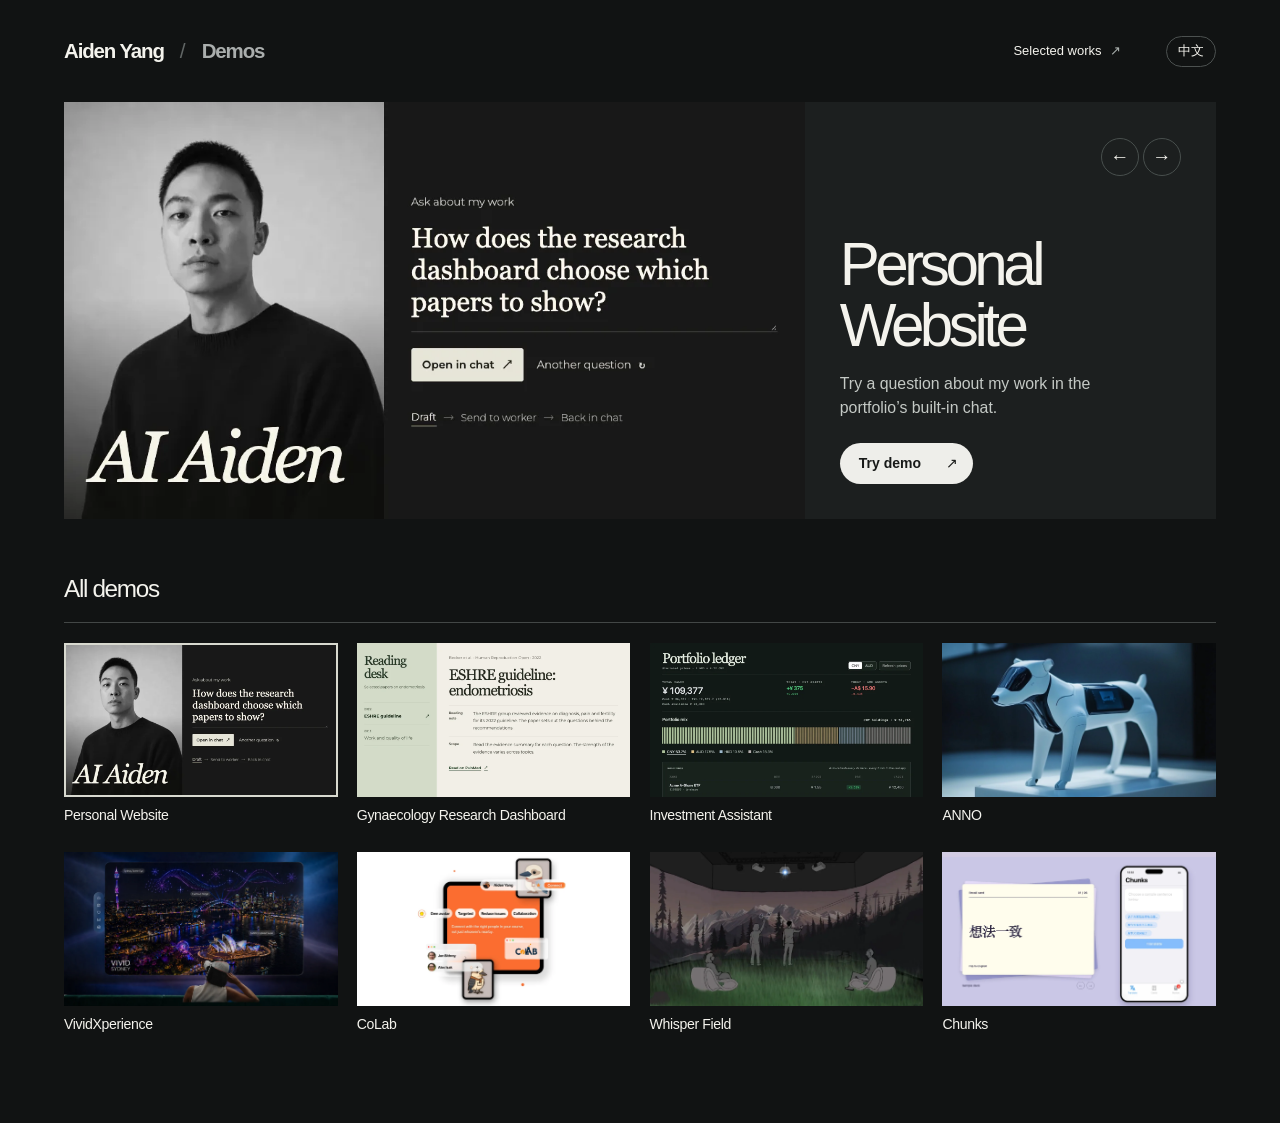
<file: projects/demos.html>
<!doctype html>
<html lang="en">
<head>
    <meta charset="utf-8">
    <meta name="viewport" content="width=device-width, initial-scale=1">
    <title>Project Demos | Aiden Yang</title>
    <meta name="description" content="Watch and try eight interactive projects by Aiden Yang, from a companion robot to a research reading desk and a portfolio dashboard.">
    <link rel="canonical" href="https://aidenyang.me/projects/demos.html">
    <meta property="og:title" content="Project Demos | Aiden Yang">
    <meta property="og:image" content="https://aidenyang.me/Assets/demo-reels/anno.webp">
    <link rel="stylesheet" href="demo-gallery.css">
    <script defer src="demo-reel.js"></script>
    <script defer src="demo-gallery.js"></script>
</head>
<body class="demo-library">
    <header class="shelf-nav">
        <a class="shelf-brand" href="../">Aiden Yang</a>
        <span class="shelf-divider" aria-hidden="true">/</span>
        <h1 data-en="Demos" data-zh="项目演示">Demos</h1>
        <nav aria-label="Navigation">
            <a class="shelf-works" href="../index.html#showcase"><span data-en="Selected works" data-zh="精选作品">Selected works</span> <span aria-hidden="true">↗</span></a>
            <button id="shelf-lang" type="button" aria-label="切换到中文">中文</button>
        </nav>
    </header>
    <main class="shelf-main">
        <section class="shelf-feature" aria-labelledby="shelf-name">
            <div class="shelf-player" data-reel="this-site"><img src="../Assets/demo-reels/this-site.webp" width="1024" height="576" alt="Personal Website"></div>
            <div class="shelf-notes">
                <div class="shelf-step">
                    <div class="shelf-arrows">
                        <button type="button" aria-label="Previous project" data-move="-1">←</button>
                        <button type="button" aria-label="Next project" data-move="1">→</button>
                    </div>
                </div>
                <div class="shelf-text">
                    <h2 id="shelf-name">Personal Website</h2>
                    <p id="shelf-summary">Try a question about my work in the portfolio’s built-in chat.</p>
                    <a class="shelf-enter" href="this-site.html#portfolio-trace"><span data-en="Try demo" data-zh="进入演示">Try demo</span><span aria-hidden="true">↗</span></a>
                </div>
            </div>
        </section>
        <section class="shelf-collection" aria-label="All projects">
            <div class="shelf-heading"><h2 data-en="All demos" data-zh="全部演示">All demos</h2></div>
            <div class="shelf-grid">
                <a class="shelf-item" href="this-site.html#portfolio-trace" data-project="this-site" data-summary-en="Try a question about my work in the portfolio’s built-in chat." data-summary-zh="在站内聊天里，问一个关于我作品的问题。">
                    <img src="../Assets/demo-reels/this-site.webp" alt="" width="480" height="270" loading="lazy">
                    <span class="shelf-caption"><span class="shelf-title" data-en="Personal Website" data-zh="个人网站">Personal Website</span></span>
                </a>
                <a class="shelf-item" href="gyn-dashboard.html#research-reader" data-project="gyn-dashboard" data-summary-en="Open a reading card, switch papers and follow a citation back to PubMed." data-summary-zh="翻阅文献卡，切换论文，再沿着引用回到 PubMed 原文。">
                    <img src="../Assets/demo-reels/gyn-dashboard.webp" alt="" width="480" height="270" loading="lazy">
                    <span class="shelf-caption"><span class="shelf-title" data-en="Gynaecology Research Dashboard" data-zh="妇科科研看板">Gynaecology Research Dashboard</span></span>
                </a>
                <a class="shelf-item" href="investment.html#invest-demo" data-project="investment" data-summary-en="Explore a sample portfolio and see how a simulated trade changes the balance." data-summary-zh="看看示例组合的持仓，模拟一笔交易，观察余额变化。">
                    <img src="../Assets/demo-reels/investment.webp" alt="" width="480" height="270" loading="lazy">
                    <span class="shelf-caption"><span class="shelf-title" data-en="Investment Assistant" data-zh="投资助手">Investment Assistant</span></span>
                </a>
                <a class="shelf-item" href="anno.html#anno-demo" data-project="anno" data-summary-en="Try a morning medication reminder on the companion robot’s side screen." data-summary-zh="在陪伴机器狗的侧屏上，回应一次早晨的用药提醒。">
                    <img src="../Assets/demo-reels/anno.webp" alt="" width="480" height="270" loading="lazy">
                    <span class="shelf-caption"><span class="shelf-title" data-en="ANNO" data-zh="ANNO">ANNO</span></span>
                </a>
                <a class="shelf-item" href="vivid.html#vivid-demo" data-project="vivid" data-summary-en="Enter Sydney Harbour after dark and choose where to watch the light show." data-summary-zh="进入夜色里的悉尼港，选一个地点看灯光秀。">
                    <img src="../Assets/demo-reels/vivid.webp" alt="" width="480" height="270" loading="lazy">
                    <span class="shelf-caption"><span class="shelf-title" data-en="VividXperience" data-zh="VividXperience">VividXperience</span></span>
                </a>
                <a class="shelf-item" href="colab.html#demo-teamup" data-project="colab" data-summary-en="Find a classmate by skill and add them to your project team." data-summary-zh="按技能寻找同学，把合适的人加入项目小组。">
                    <img src="../Assets/demo-reels/colab.webp" alt="" width="480" height="270" loading="lazy">
                    <span class="shelf-caption"><span class="shelf-title" data-en="CoLab" data-zh="CoLab">CoLab</span></span>
                </a>
                <a class="shelf-item" href="whisper.html#whisper-cube-demo" data-project="whisper" data-summary-en="Change the projected landscape inside the Cube and touch the grass to set it in motion." data-summary-zh="切换沉浸空间里的投影风景，轻触草地，看它如何回应。">
                    <img src="../Assets/demo-reels/whisper.webp" alt="" width="480" height="270" loading="lazy">
                    <span class="shelf-caption"><span class="shelf-title" data-en="Whisper Field" data-zh="Whisper Field">Whisper Field</span></span>
                </a>
                <a class="shelf-item" href="chunks.html#ck-demo" data-project="chunks" data-summary-en="Take a Chinese phrase through translation, then turn the card over to practise it." data-summary-zh="从一句中文开始，查看英文表达，再翻卡练习。">
                    <img src="../Assets/demo-reels/chunks.webp" alt="" width="480" height="270" loading="lazy">
                    <span class="shelf-caption"><span class="shelf-title" data-en="Chunks" data-zh="Chunks">Chunks</span></span>
                </a>
            </div>
        </section>
    </main>
</body>
</html>
</file>
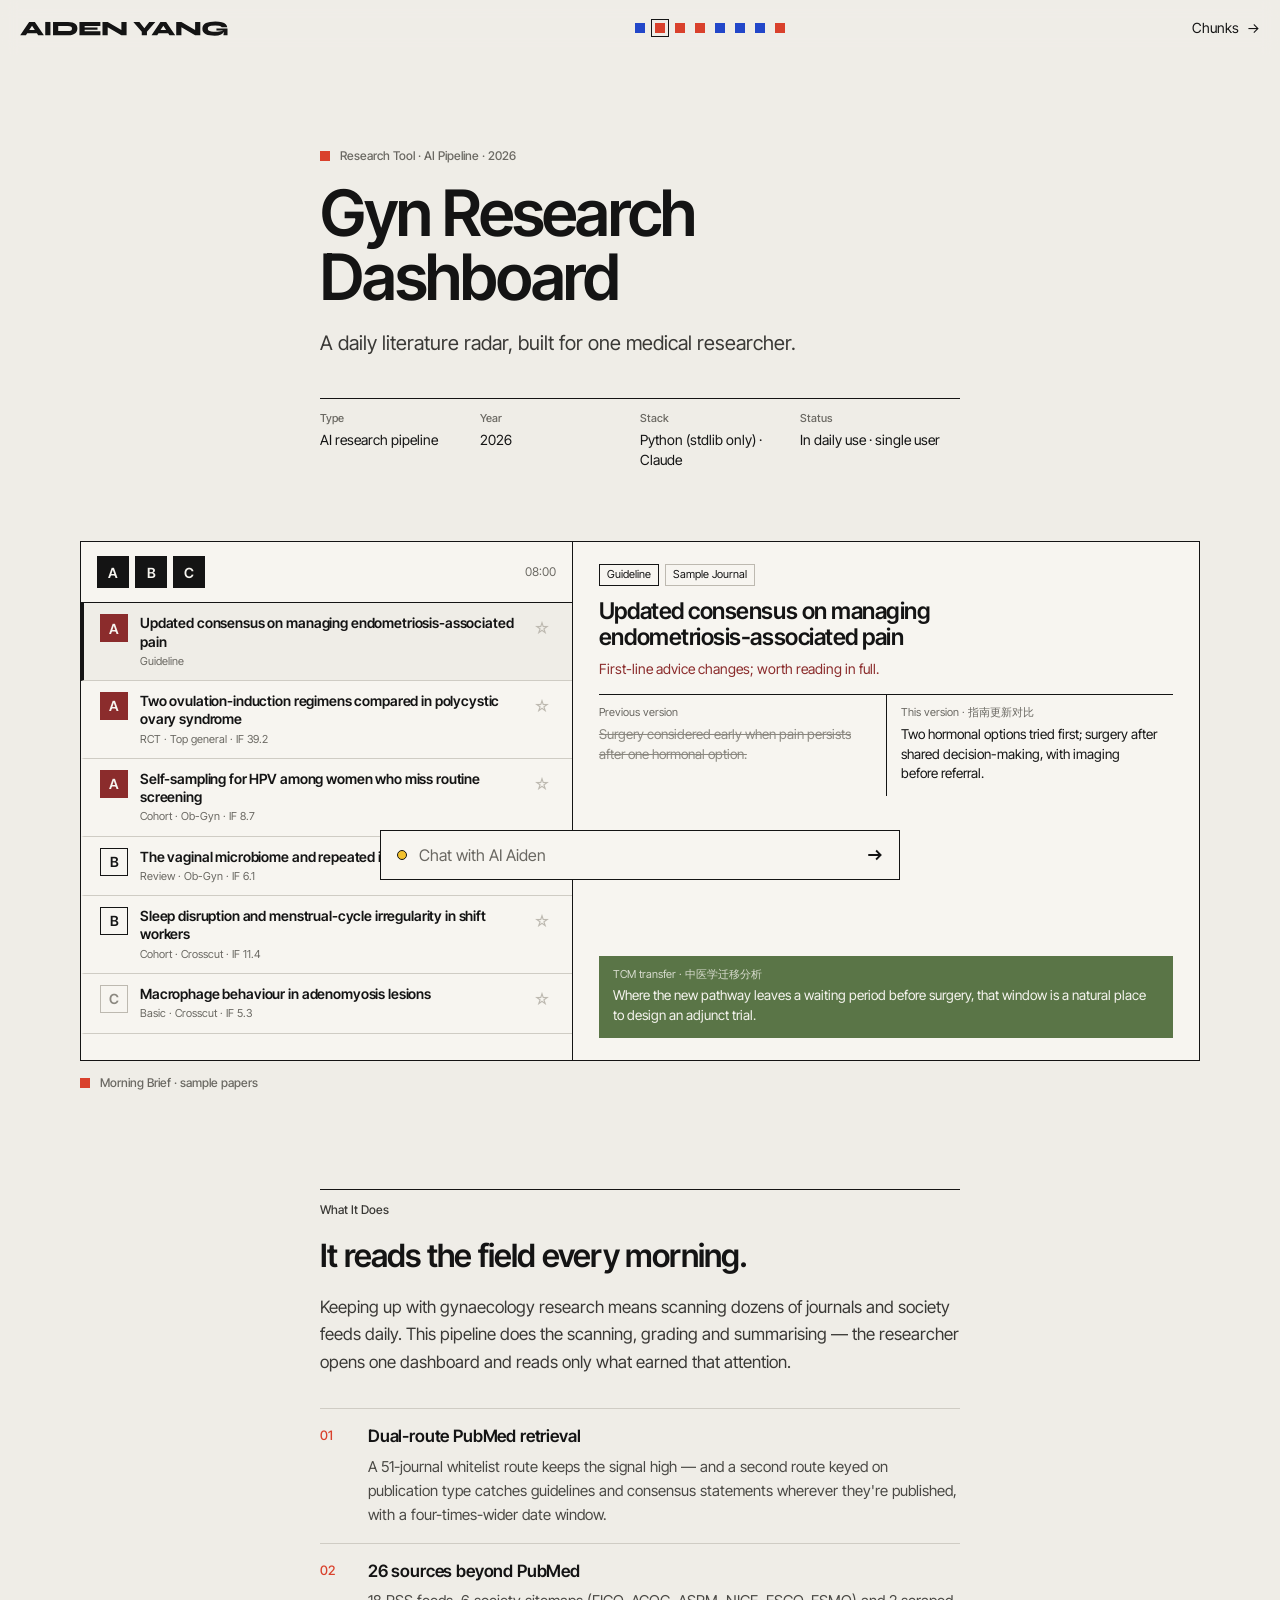
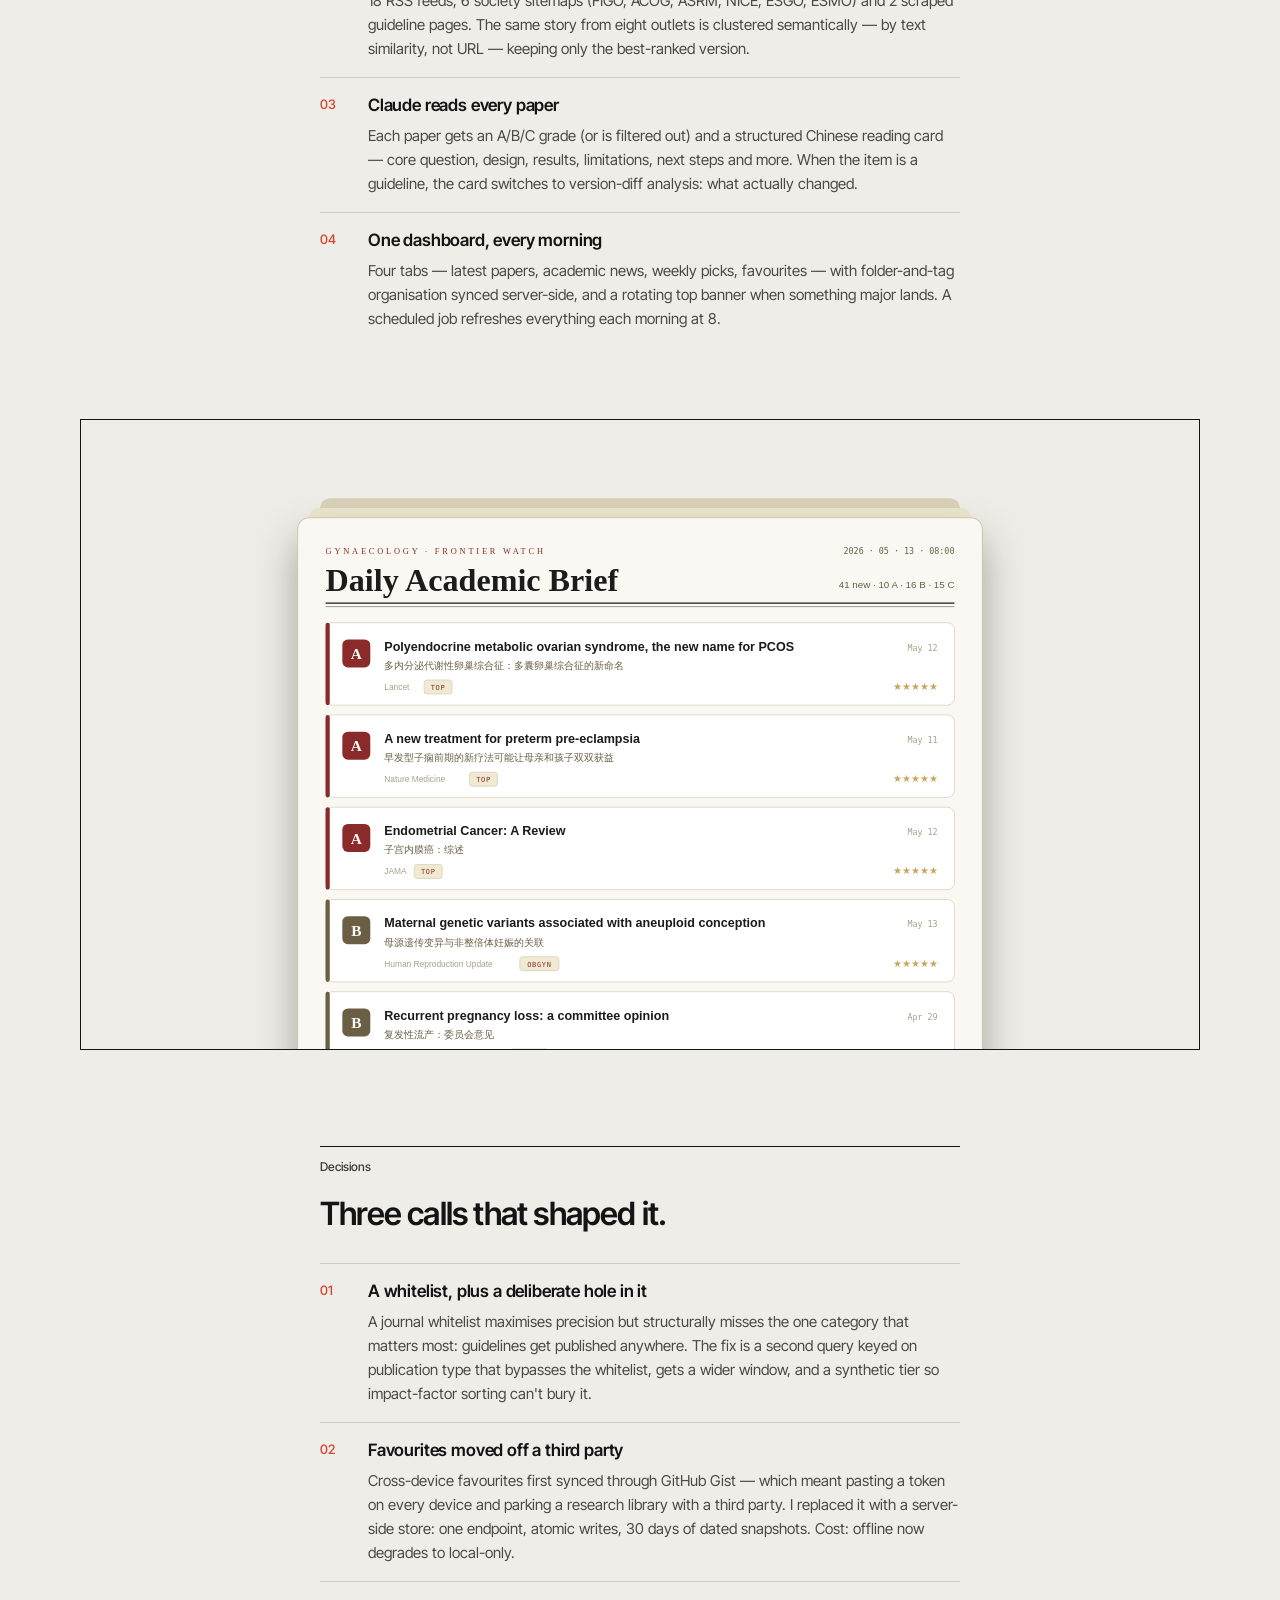
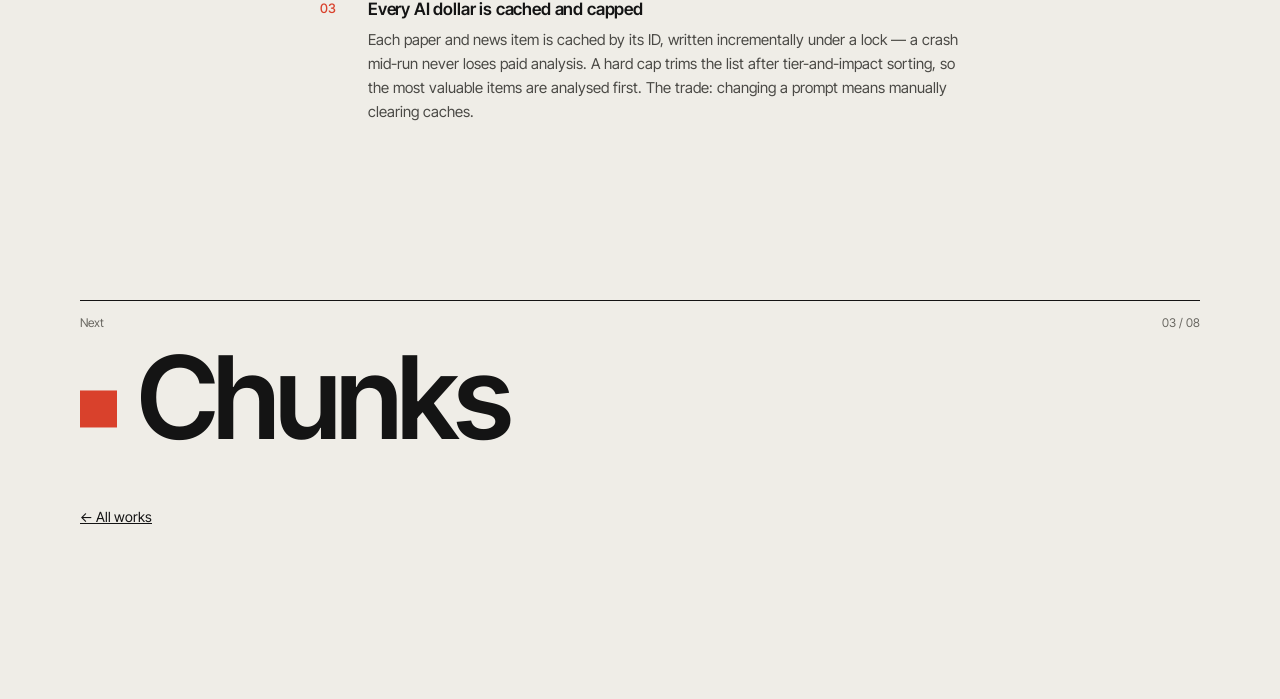
<file: projects/gyn-dashboard.html>
<!DOCTYPE html>
<html lang="en">
<head>
<meta charset="utf-8"/>
<meta content="width=device-width, initial-scale=1.0" name="viewport"/>
<!-- Primary SEO -->
<title>Gynaecology Research Dashboard — An AI Literature Radar | Xuejian (Aiden) Yang, Sydney</title>
<meta content="A daily literature radar built for a medical researcher: dual-route PubMed retrieval, 26 society and news sources, Claude grading every paper into a structured reading card. Case study by Xuejian (Aiden) Yang." name="description"/>
<meta content="research dashboard, PubMed, literature monitoring, Claude API, medical research tool, Python, AI pipeline, Aiden Yang, Xuejian Yang, vibecoding" name="keywords"/>
<meta content="Xuejian (Aiden) Yang · 杨雪健" name="author"/>
<meta content="index, follow" name="robots"/>
<link href="https://aidenyang.me/projects/gyn-dashboard.html" rel="canonical"/>
<!-- Open Graph -->
<meta content="article" property="og:type"/>
<meta content="https://aidenyang.me/projects/gyn-dashboard.html" property="og:url"/>
<meta content="Gynaecology Research Dashboard — An AI Literature Radar | Aiden Yang" property="og:title"/>
<meta content="Dual-route PubMed retrieval + 26 sources, Claude grades every paper A/B/C and writes a structured reading card. Built for one researcher, in daily use." property="og:description"/>
<meta content="https://aidenyang.me/Assets/gyn-dashboard.svg" property="og:image"/>
<meta content="Aiden Yang Portfolio" property="og:site_name"/>
<link rel="preconnect" href="https://fonts.googleapis.com"/>
<link rel="preconnect" href="https://fonts.gstatic.com" crossorigin=""/>
<link rel="stylesheet" href="https://fonts.googleapis.com/css2?family=Inter+Tight:wght@400;500;600&amp;display=swap"/>
<link rel="stylesheet" href="case.css"/>
<link rel="stylesheet" href="../chat.css"/>
</head>
<body class="case lane-products">
<header class="cs-head"><a class="cs-name" href="../index.html" aria-label="Aiden Yang, home"><svg viewBox="0 10 720 52" aria-hidden="true" fill="#141414"><path d="M0.7 59.4 31.6 13.3H51.6L82.8 59.4H63L58.5 52.4H25L20.5 59.4ZM51.5 41.6 41.7 26.5 32 41.6Z"/><path d="M87.5 13.3H105.5V59.4H87.5Z"/><path d="M166.3 13.3Q176 13.3 182.4 15.2Q188.7 17.1 192.3 20.3Q195.9 23.5 197.4 27.7Q198.9 31.8 198.9 36.4Q198.9 40.9 197.2 45Q195.5 49.2 191.8 52.4Q188 55.7 181.8 57.5Q175.5 59.4 166.3 59.4H114.5V13.3ZM132.5 45H165.6Q169.6 45 172.4 44.5Q175.2 43.9 176.9 42.8Q178.6 41.8 179.4 40.1Q180.1 38.5 180.1 36.4Q180.1 34.2 179.4 32.6Q178.6 31 176.9 29.9Q175.2 28.8 172.4 28.3Q169.6 27.7 165.6 27.7H132.5Z"/><path d="M224.1 40V45.7H278.8V59.4H206.1V13.3H278.6V27H224.1V32.8H268.7V40Z"/><path d="M351.5 41.3V13.3H369.5V59.4H351.5L304 31.9V59.4H286V13.3H304Z"/><path d="M469.2 13.3 440.1 47.7V59.4H422.1V47.7L392.9 13.3H414.1L431.1 34.8L448 13.3Z"/><path d="M455.9 59.4 486.8 13.3H506.8L538 59.4H518.2L513.6 52.4H480.2L475.7 59.4ZM506.7 41.6 496.9 26.5 487.1 41.6Z"/><path d="M607.1 41.3V13.3H625.1V59.4H607.1L559.6 31.9V59.4H541.6V13.3H559.6Z"/><path d="M675 60.8Q665.6 60.8 657.8 59.7Q650 58.6 644.3 55.9Q638.6 53.2 635.4 48.5Q632.3 43.8 632.3 36.7Q632.3 29.6 635.5 24.8Q638.6 20 644.6 17.2Q650.5 14.3 658.8 13.1Q667 11.9 677.2 11.9Q690.5 11.9 699.5 14.3Q708.6 16.8 713.3 21.3Q718.1 25.8 718.4 32H699.7Q698.8 30.4 696.5 28.9Q694.2 27.4 689.6 26.5Q685 25.6 677.2 25.6Q667.9 25.6 662.2 26.7Q656.4 27.8 653.8 30.2Q651.1 32.7 651.1 36.7Q651.1 40.2 653.8 42.6Q656.6 44.9 662.6 46Q668.7 47.2 678.6 47.2Q685.6 47.2 690.7 46.5Q695.9 45.9 700.1 44.6Q702.3 44 704.4 43.1H681V35.6H719.4V59.4H705.3Q705.3 57.2 705.9 54.5Q706.5 51.8 707.4 48.7Q707.6 48 707.8 47.3Q703.7 53 697 56.4Q688.2 60.8 675 60.8Z"/></svg></a><nav class="cs-run" aria-label="All works"><a class="d" href="colab.html" aria-label="CoLab"><span></span></a><a class="p" href="gyn-dashboard.html" aria-label="Gyn Research Dashboard" aria-current="page"><span></span></a><a class="p" href="chunks.html" aria-label="Chunks"><span></span></a><a class="p" href="this-site.html" aria-label="This Portfolio"><span></span></a><a class="d" href="anno.html" aria-label="ANNO"><span></span></a><a class="d" href="vivid.html" aria-label="VividXperience"><span></span></a><a class="d" href="whisper.html" aria-label="Whisperfield"><span></span></a><a class="p" href="investment.html" aria-label="Investment Assistant"><span></span></a></nav><a class="cs-next" href="chunks.html">Chunks <span aria-hidden="true">→</span></a></header>
<main>
<section class="cs-hero"><div class="cs-col">
<p class="cs-tag">Research Tool · AI Pipeline · 2026</p>
<h1>Gyn Research Dashboard</h1>
<p class="cs-sub">A daily literature radar, built for one medical researcher.</p>
<dl class="cs-meta"><div><dt>Type</dt><dd>AI research pipeline</dd></div><div><dt>Year</dt><dd>2026</dd></div><div><dt>Stack</dt><dd>Python (stdlib only) · Claude</dd></div><div><dt>Status</dt><dd>In daily use · single user</dd></div></dl>
</div></section>
<section class="cs-proto"><figure class="proto-fig"><div class="proto" id="proto"></div><figcaption>Morning Brief · sample papers</figcaption></figure></section>
<section class="cs-sec"><div class="cs-col">
<p class="cs-eye">What It Does</p>
<h2>It reads the field every morning.</h2>
<p>Keeping up with gynaecology research means scanning dozens of journals and society feeds daily. This pipeline does the scanning, grading and summarising — the researcher opens one dashboard and reads only what earned that attention.</p>
<ol class="cs-list"><li><h3>Dual-route PubMed retrieval</h3><p>A 51-journal whitelist route keeps the signal high — and a second route keyed on publication type catches guidelines and consensus statements wherever they're published, with a four-times-wider date window.</p></li><li><h3>26 sources beyond PubMed</h3><p>18 RSS feeds, 6 society sitemaps (FIGO, ACOG, ASRM, NICE, ESGO, ESMO) and 2 scraped guideline pages. The same story from eight outlets is clustered semantically — by text similarity, not URL — keeping only the best-ranked version.</p></li><li><h3>Claude reads every paper</h3><p>Each paper gets an A/B/C grade (or is filtered out) and a structured Chinese reading card — core question, design, results, limitations, next steps and more. When the item is a guideline, the card switches to version-diff analysis: what actually changed.</p></li><li><h3>One dashboard, every morning</h3><p>Four tabs — latest papers, academic news, weekly picks, favourites — with folder-and-tag organisation synced server-side, and a rotating top banner when something major lands. A scheduled job refreshes everything each morning at 8.</p></li></ol>
</div></section>
<section class="cs-shots"><img src="../Assets/gyn-dashboard.svg" alt="Retrieval and grading pipeline" loading="lazy"/></section>
<section class="cs-sec"><div class="cs-col">
<p class="cs-eye">Decisions</p>
<h2>Three calls that shaped it.</h2>
<ol class="cs-list"><li><h3>A whitelist, plus a deliberate hole in it</h3><p>A journal whitelist maximises precision but structurally misses the one category that matters most: guidelines get published anywhere. The fix is a second query keyed on publication type that bypasses the whitelist, gets a wider window, and a synthetic tier so impact-factor sorting can't bury it.</p></li><li><h3>Favourites moved off a third party</h3><p>Cross-device favourites first synced through GitHub Gist — which meant pasting a token on every device and parking a research library with a third party. I replaced it with a server-side store: one endpoint, atomic writes, 30 days of dated snapshots. Cost: offline now degrades to local-only.</p></li><li><h3>Every AI dollar is cached and capped</h3><p>Each paper and news item is cached by its ID, written incrementally under a lock — a crash mid-run never loses paid analysis. A hard cap trims the list after tier-and-impact sorting, so the most valuable items are analysed first. The trade: changing a prompt means manually clearing caches.</p></li></ol>
</div></section>
</main>
<footer class="cs-end" style="--next-lane: #D9412C"><div class="cs-end-row"><span>Next</span><span>03 / 08</span></div><a class="cs-big" href="chunks.html"><i></i>Chunks</a><a class="cs-back" href="../index.html">← All works</a></footer>
<div class="cs-chat-wrap"><div id="chat" role="region" aria-label="Chat with AI Aiden" data-qs="Chat with AI Aiden|Why did you build Gyn Research Dashboard?|What was the hardest part?|What would you do next?">
<div class="chat-log"><div class="chat-top"><button type="button" class="chat-close" aria-label="Close conversation"><svg width="14" height="14" viewBox="0 0 14 14" fill="none" stroke="currentColor" stroke-width="1.5" aria-hidden="true"><path d="M2 2l10 10M12 2L2 12"/></svg></button></div><div class="chat-msgs" aria-live="polite"></div></div>
<form><span class="chat-dot" aria-hidden="true"></span><input type="text" aria-label="Ask AI Aiden" placeholder="Chat with AI Aiden" autocomplete="off"><button type="submit" aria-label="Send"><svg width="18" height="18" viewBox="0 0 16 16" fill="none" stroke="currentColor" stroke-width="1.6" aria-hidden="true"><path d="M2 8h11M9 4l4 4-4 4"/></svg></button></form>
</div></div>
<script src="../chat.js"></script>
<script src="proto/kit.js"></script>
<script src="proto/gyn-dashboard.js"></script>
</body>
</html>
</file>
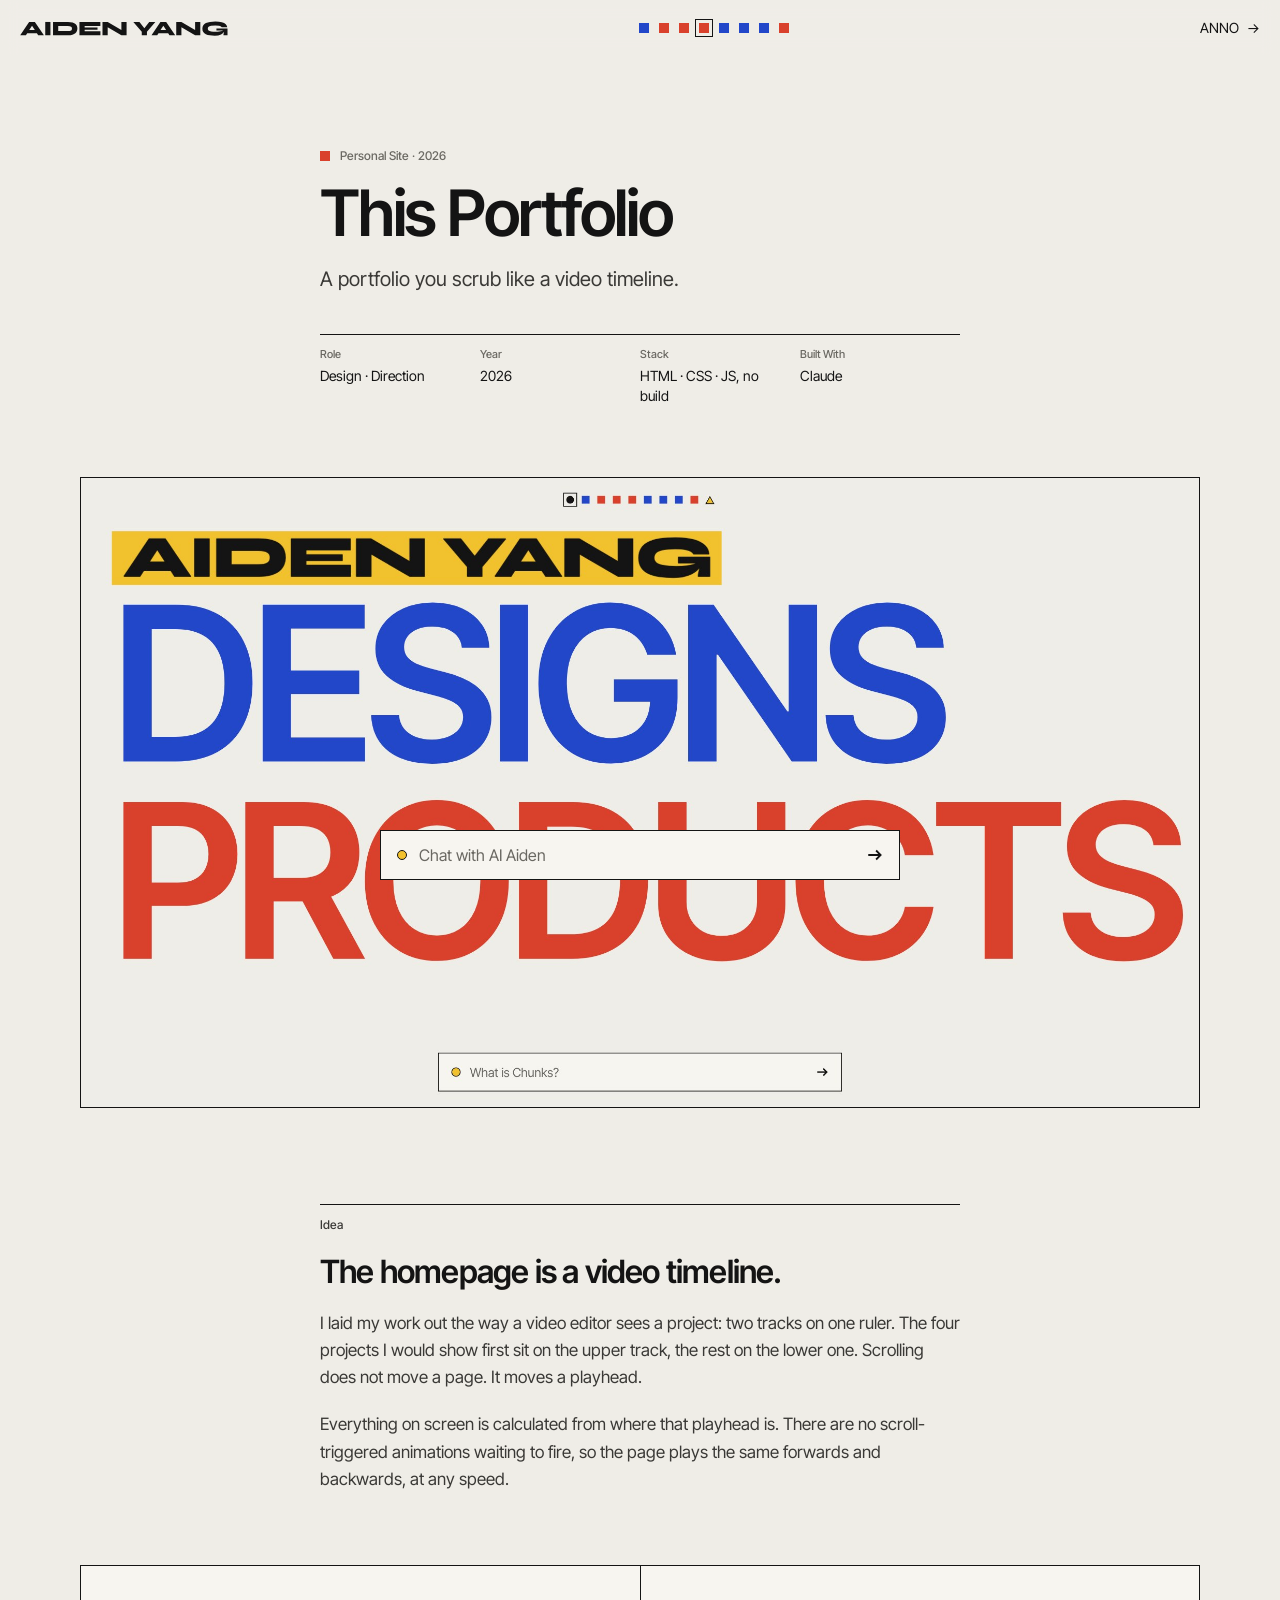
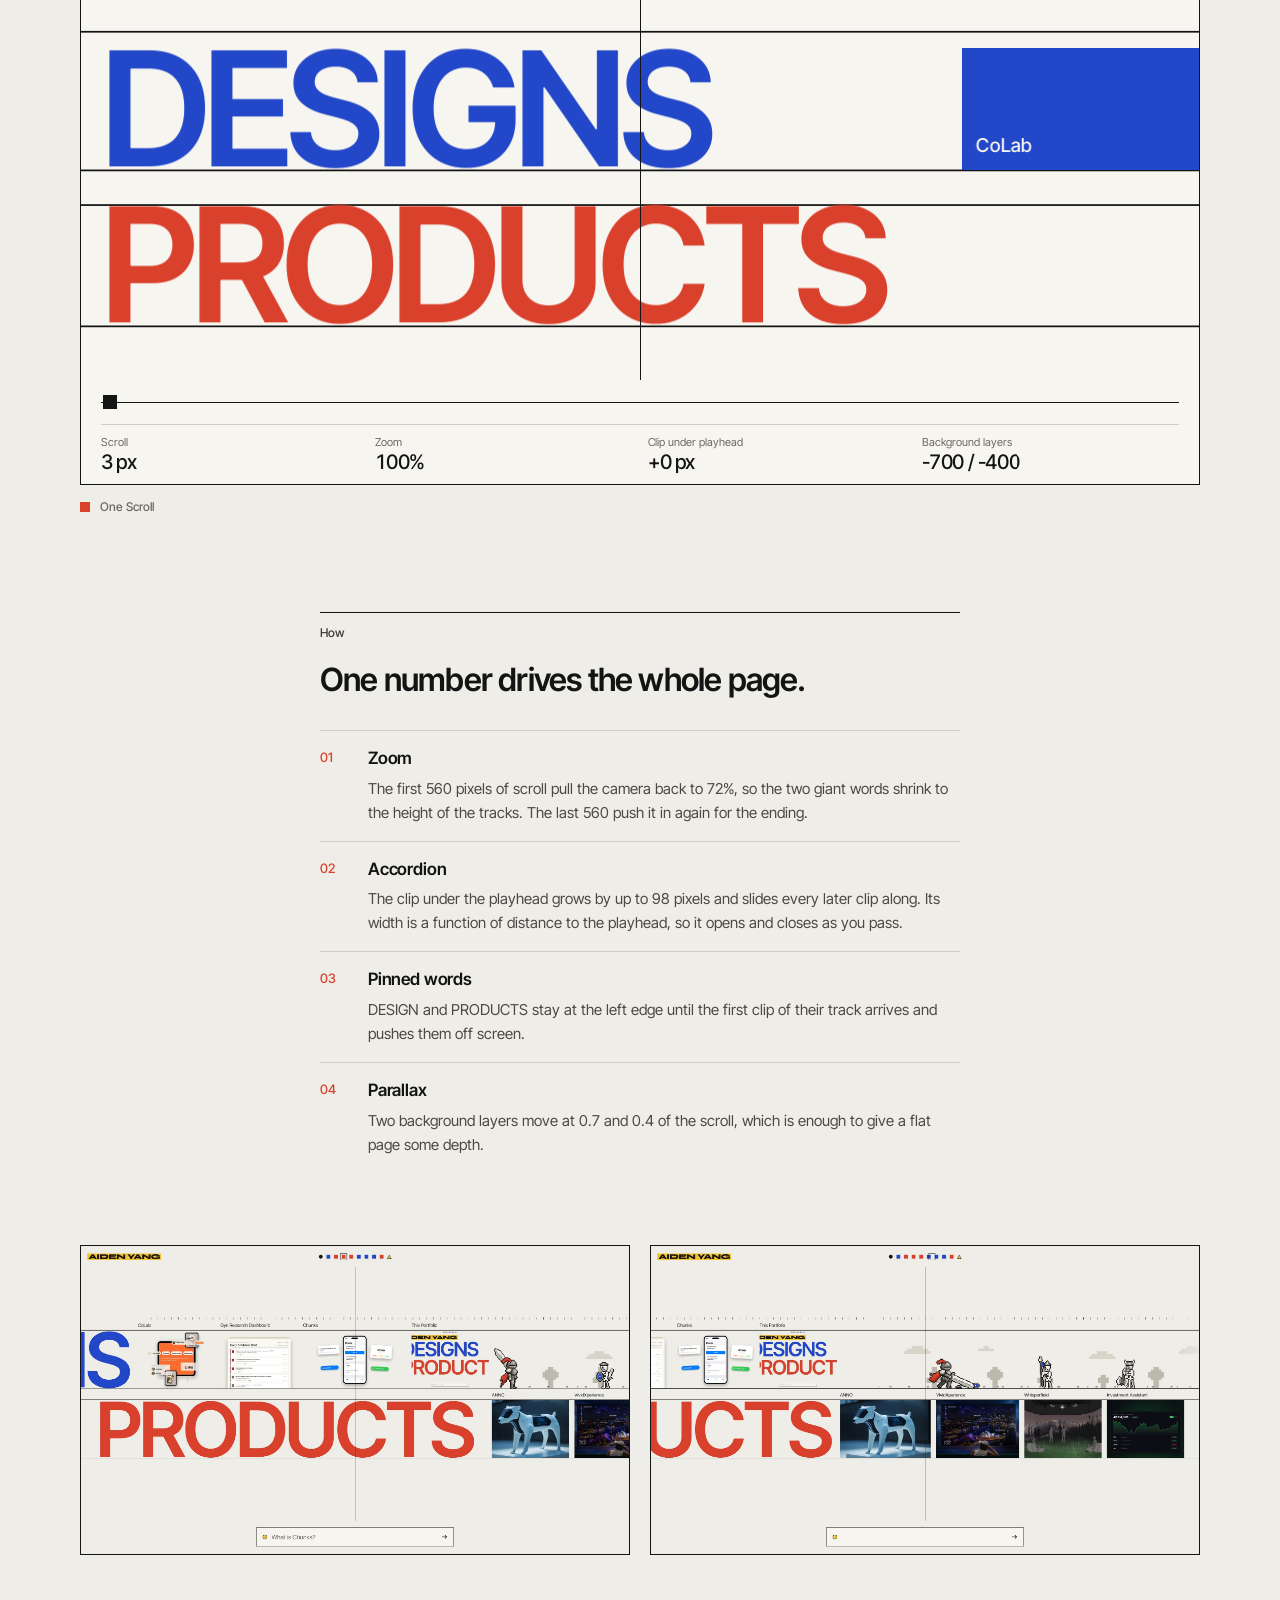
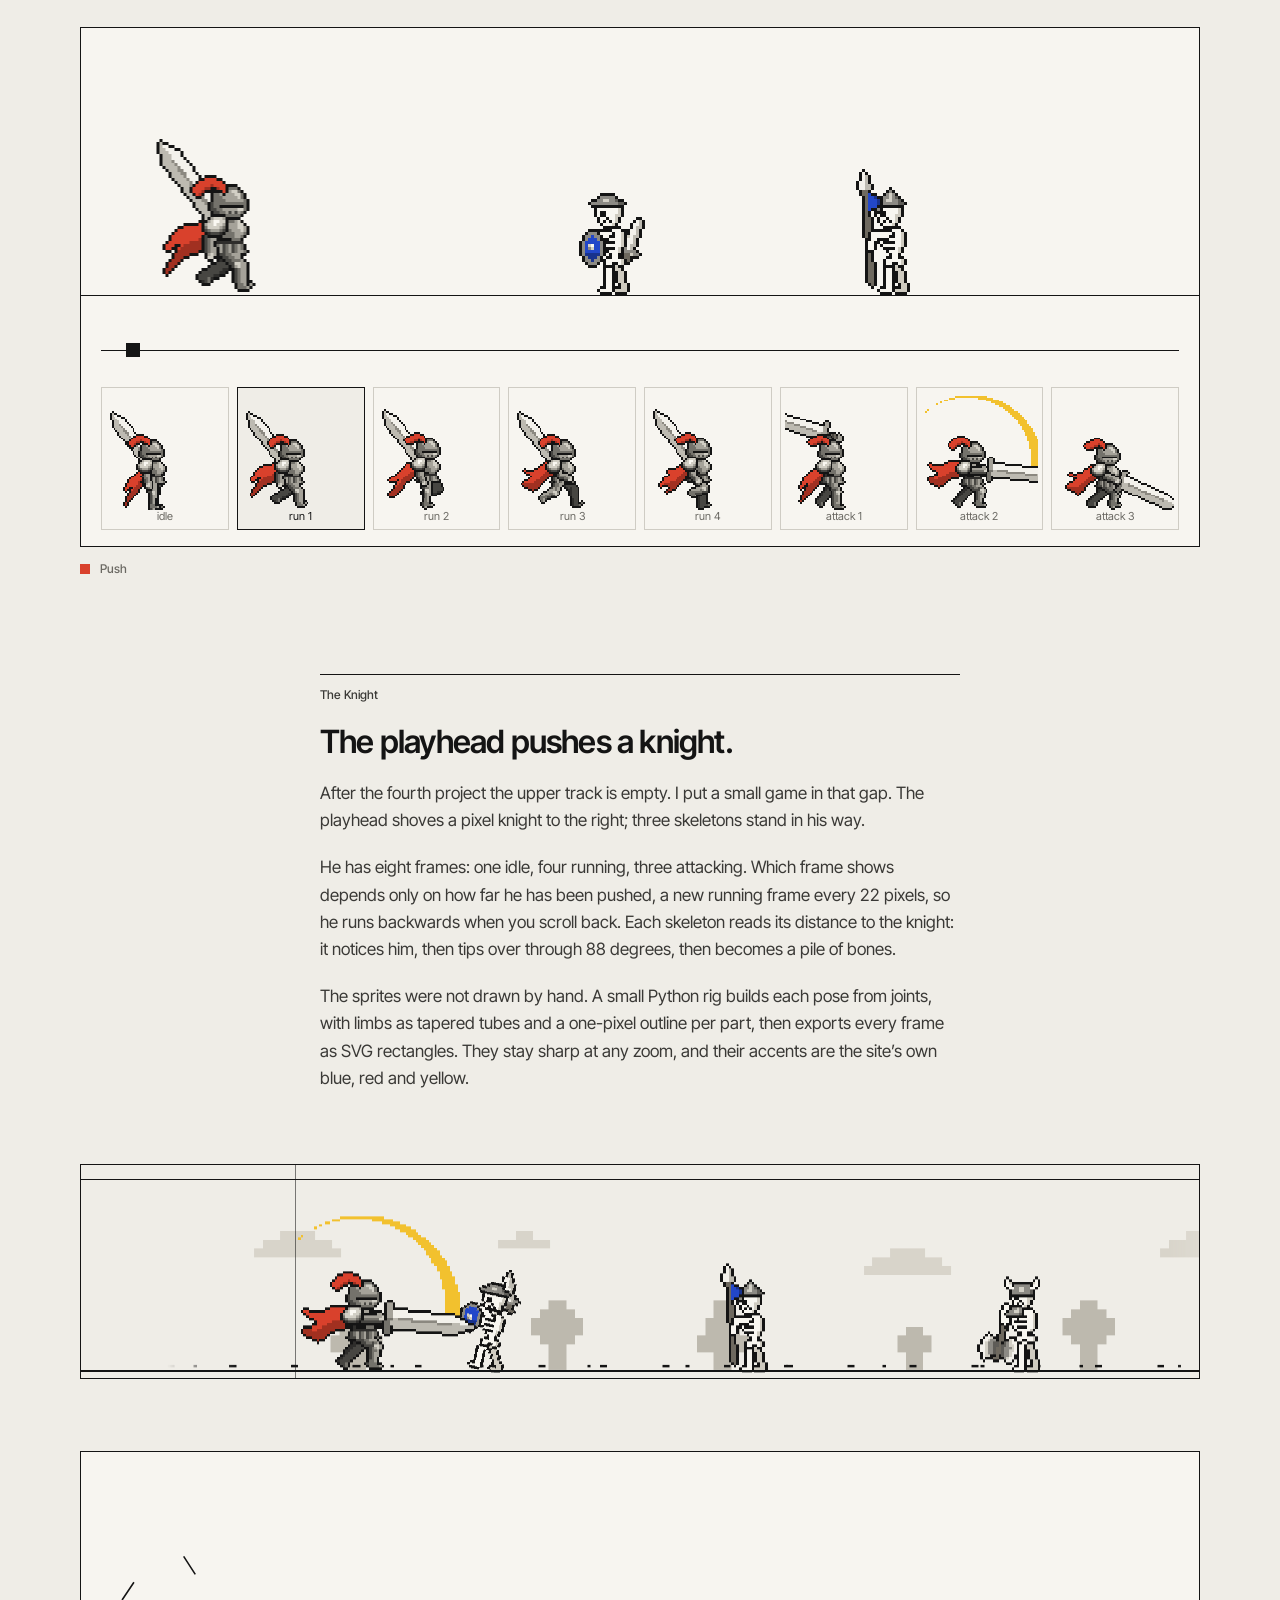
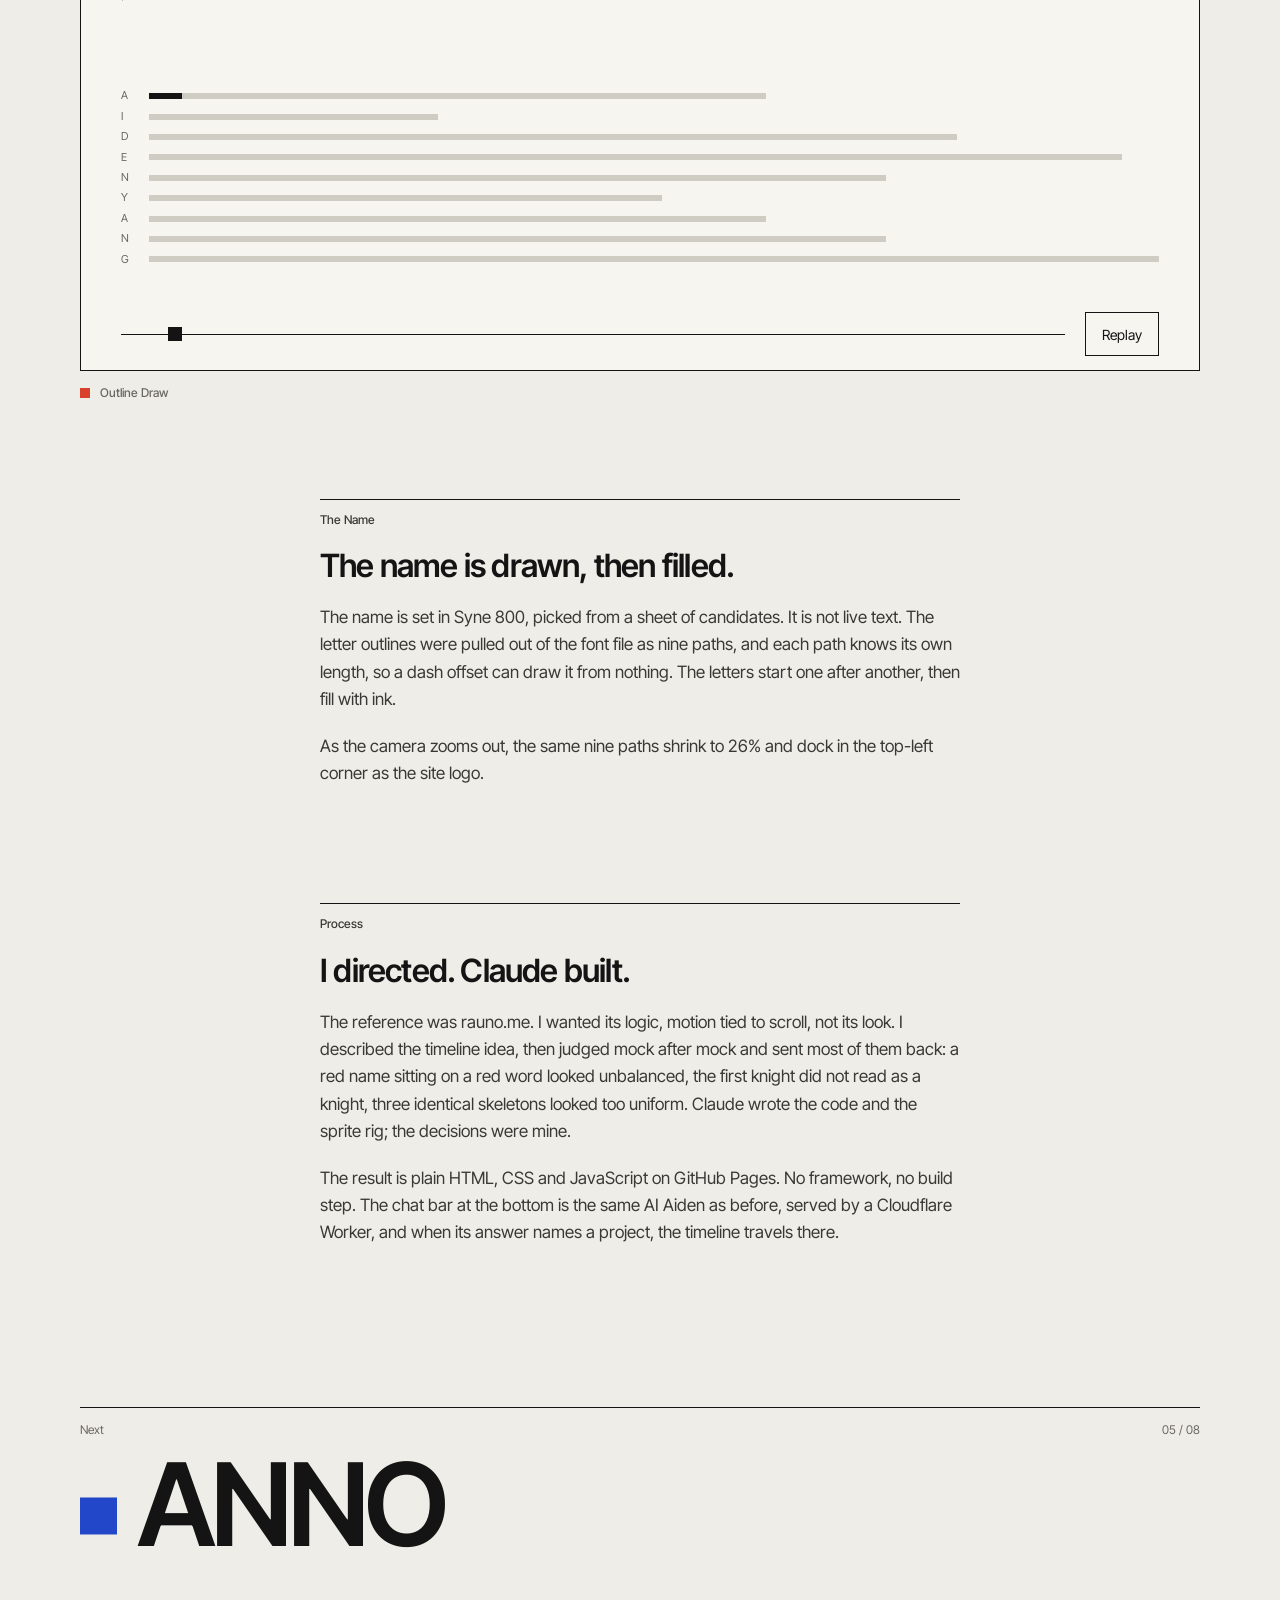
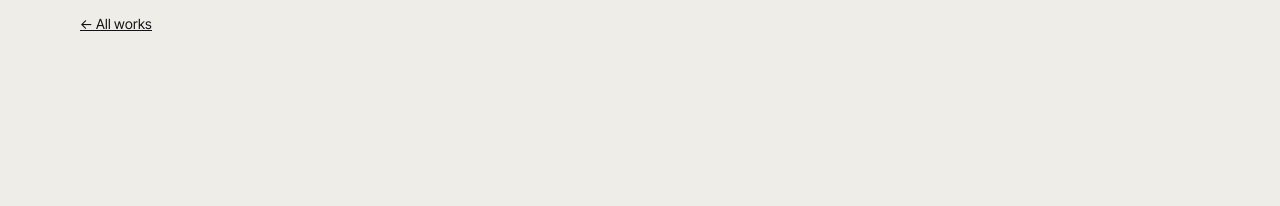
<file: projects/this-site.html>
<!DOCTYPE html>
<html lang="en">
<head>
<meta charset="utf-8"/>
<meta content="width=device-width, initial-scale=1.0" name="viewport"/>
<!-- Primary SEO -->
<title>This Portfolio — A Vibecoded AI Site | Xuejian (Aiden) Yang, Sydney</title>
<meta content="A self-built portfolio with embedded AI chat. Static front-end on GitHub Pages, Cloudflare Worker backend, D1 database, real-time signal detection. Case study by Xuejian (Aiden) Yang." name="description"/>
<meta content="vibecoding, AI portfolio, Cloudflare Worker, D1, Claude API, edge compute, self-built portfolio, Aiden Yang, Xuejian Yang, Sydney designer" name="keywords"/>
<meta content="Xuejian (Aiden) Yang · 杨雪健" name="author"/>
<link href="https://aidenyang.me/projects/this-site.html" rel="canonical"/>
<!-- Open Graph -->
<meta content="article" property="og:type"/>
<meta content="https://aidenyang.me/projects/this-site.html" property="og:url"/>
<meta content="This Portfolio — A Vibecoded AI Site | Aiden Yang" property="og:title"/>
<meta content="How I built a portfolio that talks back. Static front-end + Cloudflare Worker + D1 + Access. Running for about $3/month." property="og:description"/>
<meta content="https://aidenyang.me/Assets/this-site.svg" property="og:image"/>
<meta content="Aiden Yang Portfolio" property="og:site_name"/>
<link rel="preconnect" href="https://fonts.googleapis.com"/>
<link rel="preconnect" href="https://fonts.gstatic.com" crossorigin=""/>
<link rel="stylesheet" href="https://fonts.googleapis.com/css2?family=Inter+Tight:wght@400;500;600&amp;display=swap"/>
<link rel="stylesheet" href="case.css"/>
<link rel="stylesheet" href="../chat.css"/>
</head>
<body class="case lane-products">
<header class="cs-head"><a class="cs-name" href="../index.html" aria-label="Aiden Yang, home"><svg viewBox="0 10 720 52" aria-hidden="true" fill="#141414"><path d="M0.7 59.4 31.6 13.3H51.6L82.8 59.4H63L58.5 52.4H25L20.5 59.4ZM51.5 41.6 41.7 26.5 32 41.6Z"/><path d="M87.5 13.3H105.5V59.4H87.5Z"/><path d="M166.3 13.3Q176 13.3 182.4 15.2Q188.7 17.1 192.3 20.3Q195.9 23.5 197.4 27.7Q198.9 31.8 198.9 36.4Q198.9 40.9 197.2 45Q195.5 49.2 191.8 52.4Q188 55.7 181.8 57.5Q175.5 59.4 166.3 59.4H114.5V13.3ZM132.5 45H165.6Q169.6 45 172.4 44.5Q175.2 43.9 176.9 42.8Q178.6 41.8 179.4 40.1Q180.1 38.5 180.1 36.4Q180.1 34.2 179.4 32.6Q178.6 31 176.9 29.9Q175.2 28.8 172.4 28.3Q169.6 27.7 165.6 27.7H132.5Z"/><path d="M224.1 40V45.7H278.8V59.4H206.1V13.3H278.6V27H224.1V32.8H268.7V40Z"/><path d="M351.5 41.3V13.3H369.5V59.4H351.5L304 31.9V59.4H286V13.3H304Z"/><path d="M469.2 13.3 440.1 47.7V59.4H422.1V47.7L392.9 13.3H414.1L431.1 34.8L448 13.3Z"/><path d="M455.9 59.4 486.8 13.3H506.8L538 59.4H518.2L513.6 52.4H480.2L475.7 59.4ZM506.7 41.6 496.9 26.5 487.1 41.6Z"/><path d="M607.1 41.3V13.3H625.1V59.4H607.1L559.6 31.9V59.4H541.6V13.3H559.6Z"/><path d="M675 60.8Q665.6 60.8 657.8 59.7Q650 58.6 644.3 55.9Q638.6 53.2 635.4 48.5Q632.3 43.8 632.3 36.7Q632.3 29.6 635.5 24.8Q638.6 20 644.6 17.2Q650.5 14.3 658.8 13.1Q667 11.9 677.2 11.9Q690.5 11.9 699.5 14.3Q708.6 16.8 713.3 21.3Q718.1 25.8 718.4 32H699.7Q698.8 30.4 696.5 28.9Q694.2 27.4 689.6 26.5Q685 25.6 677.2 25.6Q667.9 25.6 662.2 26.7Q656.4 27.8 653.8 30.2Q651.1 32.7 651.1 36.7Q651.1 40.2 653.8 42.6Q656.6 44.9 662.6 46Q668.7 47.2 678.6 47.2Q685.6 47.2 690.7 46.5Q695.9 45.9 700.1 44.6Q702.3 44 704.4 43.1H681V35.6H719.4V59.4H705.3Q705.3 57.2 705.9 54.5Q706.5 51.8 707.4 48.7Q707.6 48 707.8 47.3Q703.7 53 697 56.4Q688.2 60.8 675 60.8Z"/></svg></a><nav class="cs-run" aria-label="All works"><a class="d" href="colab.html" aria-label="CoLab"><span></span></a><a class="p" href="gyn-dashboard.html" aria-label="Gyn Research Dashboard"><span></span></a><a class="p" href="chunks.html" aria-label="Chunks"><span></span></a><a class="p" href="this-site.html" aria-label="This Portfolio" aria-current="page"><span></span></a><a class="d" href="anno.html" aria-label="ANNO"><span></span></a><a class="d" href="vivid.html" aria-label="VividXperience"><span></span></a><a class="d" href="whisper.html" aria-label="Whisperfield"><span></span></a><a class="p" href="investment.html" aria-label="Investment Assistant"><span></span></a></nav><a class="cs-next" href="anno.html">ANNO <span aria-hidden="true">→</span></a></header>
<main>
<section class="cs-hero"><div class="cs-col">
<p class="cs-tag">Personal Site · 2026</p>
<h1>This Portfolio</h1>
<p class="cs-sub">A portfolio you scrub like a video timeline.</p>
<dl class="cs-meta"><div><dt>Role</dt><dd>Design · Direction</dd></div><div><dt>Year</dt><dd>2026</dd></div><div><dt>Stack</dt><dd>HTML · CSS · JS, no build</dd></div><div><dt>Built With</dt><dd>Claude</dd></div></dl>
</div></section>
<section class="cs-shots"><img src="../Assets/site/home-1.jpg" alt="The homepage at rest: the name, DESIGNS in blue and PRODUCTS in red on one timeline" loading="lazy"/></section>
<section class="cs-sec"><div class="cs-col">
<p class="cs-eye">Idea</p>
<h2>The homepage is a video timeline.</h2>
<p>I laid my work out the way a video editor sees a project: two tracks on one ruler. The four projects I would show first sit on the upper track, the rest on the lower one. Scrolling does not move a page. It moves a playhead.</p>
<p>Everything on screen is calculated from where that playhead is. There are no scroll-triggered animations waiting to fire, so the page plays the same forwards and backwards, at any speed.</p>
</div></section>
<section class="cs-proto"><figure class="proto-fig"><div class="proto" id="proto"></div><figcaption>One Scroll</figcaption></figure></section>
<section class="cs-sec"><div class="cs-col">
<p class="cs-eye">How</p>
<h2>One number drives the whole page.</h2>
<ol class="cs-list"><li><h3>Zoom</h3><p>The first 560 pixels of scroll pull the camera back to 72%, so the two giant words shrink to the height of the tracks. The last 560 push it in again for the ending.</p></li><li><h3>Accordion</h3><p>The clip under the playhead grows by up to 98 pixels and slides every later clip along. Its width is a function of distance to the playhead, so it opens and closes as you pass.</p></li><li><h3>Pinned words</h3><p>DESIGN and PRODUCTS stay at the left edge until the first clip of their track arrives and pushes them off screen.</p></li><li><h3>Parallax</h3><p>Two background layers move at 0.7 and 0.4 of the scroll, which is enough to give a flat page some depth.</p></li></ol>
</div></section>
<section class="cs-shots c2"><img src="../Assets/site/home-2.jpg" alt="Zoomed out: clips on two tracks under a ruler" loading="lazy"/><img src="../Assets/site/home-3.jpg" alt="The knight attacking a skeleton on the empty stretch of the upper track" loading="lazy"/></section>
<section class="cs-proto"><figure class="proto-fig"><div class="proto" id="proto2"></div><figcaption>Push</figcaption></figure></section>
<section class="cs-sec"><div class="cs-col">
<p class="cs-eye">The Knight</p>
<h2>The playhead pushes a knight.</h2>
<p>After the fourth project the upper track is empty. I put a small game in that gap. The playhead shoves a pixel knight to the right; three skeletons stand in his way.</p>
<p>He has eight frames: one idle, four running, three attacking. Which frame shows depends only on how far he has been pushed, a new running frame every 22 pixels, so he runs backwards when you scroll back. Each skeleton reads its distance to the knight: it notices him, then tips over through 88 degrees, then becomes a pile of bones.</p>
<p>The sprites were not drawn by hand. A small Python rig builds each pose from joints, with limbs as tapered tubes and a one-pixel outline per part, then exports every frame as SVG rectangles. They stay sharp at any zoom, and their accents are the site’s own blue, red and yellow.</p>
</div></section>
<section class="cs-shots"><img src="../Assets/site/knight-scene.png" alt="Close-up of the knight, three skeletons and the scenery" loading="lazy" class="px"/></section>
<section class="cs-proto"><figure class="proto-fig"><div class="proto" id="proto3"></div><figcaption>Outline Draw</figcaption></figure></section>
<section class="cs-sec"><div class="cs-col">
<p class="cs-eye">The Name</p>
<h2>The name is drawn, then filled.</h2>
<p>The name is set in Syne 800, picked from a sheet of candidates. It is not live text. The letter outlines were pulled out of the font file as nine paths, and each path knows its own length, so a dash offset can draw it from nothing. The letters start one after another, then fill with ink.</p>
<p>As the camera zooms out, the same nine paths shrink to 26% and dock in the top-left corner as the site logo.</p>
</div></section>
<section class="cs-sec"><div class="cs-col">
<p class="cs-eye">Process</p>
<h2>I directed. Claude built.</h2>
<p>The reference was rauno.me. I wanted its logic, motion tied to scroll, not its look. I described the timeline idea, then judged mock after mock and sent most of them back: a red name sitting on a red word looked unbalanced, the first knight did not read as a knight, three identical skeletons looked too uniform. Claude wrote the code and the sprite rig; the decisions were mine.</p>
<p>The result is plain HTML, CSS and JavaScript on GitHub Pages. No framework, no build step. The chat bar at the bottom is the same AI Aiden as before, served by a Cloudflare Worker, and when its answer names a project, the timeline travels there.</p>
</div></section>
</main>
<footer class="cs-end" style="--next-lane: #2247C9"><div class="cs-end-row"><span>Next</span><span>05 / 08</span></div><a class="cs-big" href="anno.html"><i></i>ANNO</a><a class="cs-back" href="../index.html">← All works</a></footer>
<div class="cs-chat-wrap"><div id="chat" role="region" aria-label="Chat with AI Aiden" data-qs="Chat with AI Aiden|Why did you build This Portfolio?|What was the hardest part?|What would you do next?">
<div class="chat-log"><div class="chat-top"><button type="button" class="chat-close" aria-label="Close conversation"><svg width="14" height="14" viewBox="0 0 14 14" fill="none" stroke="currentColor" stroke-width="1.5" aria-hidden="true"><path d="M2 2l10 10M12 2L2 12"/></svg></button></div><div class="chat-msgs" aria-live="polite"></div></div>
<form><span class="chat-dot" aria-hidden="true"></span><input type="text" aria-label="Ask AI Aiden" placeholder="Chat with AI Aiden" autocomplete="off"><button type="submit" aria-label="Send"><svg width="18" height="18" viewBox="0 0 16 16" fill="none" stroke="currentColor" stroke-width="1.6" aria-hidden="true"><path d="M2 8h11M9 4l4 4-4 4"/></svg></button></form>
</div></div>
<script src="../chat.js"></script>
<script src="proto/kit.js"></script>
<script src="proto/sprites.js"></script>
<script src="proto/this-site.js"></script>
</body>
</html>
</file>
<file: chat.css>
#chat {
  width: 520px; max-width: 100%; pointer-events: auto; box-sizing: border-box;
  border: 1px solid #141414; background: #F7F5F0; display: flex; flex-direction: column;
  font-family: 'Inter Tight', 'Helvetica Neue', Helvetica, Arial, sans-serif; color: #141414;
}
#chat .chat-log { height: 0; overflow: hidden; display: flex; flex-direction: column; transition: height .45s cubic-bezier(.2,.8,.2,1); }
#chat.open .chat-log { height: min(260px, 45vh); }
#chat .chat-top { flex: 0 0 auto; display: flex; justify-content: flex-end; }
#chat .chat-close { width: 44px; height: 44px; border: 0; background: transparent; color: #141414; display: flex; align-items: center; justify-content: center; padding: 0; }
#chat .chat-msgs { flex: 1 1 auto; min-height: 0; overflow-y: auto; padding: 0 20px 20px 16px; display: flex; flex-direction: column; gap: 16px; }
#chat .chat-row { display: flex; gap: 12px; align-items: flex-start; }
#chat .chat-row p { margin: 0; font-size: 16px; line-height: 1.5; white-space: pre-wrap; text-wrap: pretty; }
#chat .chat-dot { flex: 0 0 auto; width: 10px; height: 10px; margin-top: 7px; border-radius: 50%; border: 1px solid #141414; background: #F2C12E; }
#chat .chat-row.user p { color: #5F5D58; }
#chat .chat-row.user .chat-dot { background: #F7F5F0; }
#chat .chat-row.wait p { color: #8C8A84; }
#chat form { margin: 0; height: 48px; box-sizing: border-box; padding: 0 2px 0 16px; display: flex; align-items: center; gap: 12px; }
#chat.open form { border-top: 1px solid #141414; }
#chat form .chat-dot { margin-top: 0; }
#chat input { flex: 1 1 auto; min-width: 0; height: 44px; padding: 0; border: 0; outline: 0; background: transparent; color: #141414; font: 16px 'Inter Tight', 'Helvetica Neue', Helvetica, Arial, sans-serif; }
#chat input::placeholder { color: #6A6862; }
#chat button[type=submit] { flex: 0 0 auto; width: 44px; height: 44px; padding: 0; border: 0; background: transparent; color: #141414; display: flex; align-items: center; justify-content: center; }
</file>
<file: projects/case.css>
/* Case study: one reading column, one prototype shown wide. */
:root { --paper: #EFEDE7; --card: #F7F5F0; --ink: #141414; --mute: #6A6862; --hair: #CFCCC4; --blue: #2247C9; --red: #D9412C; --yellow: #F2C12E; --green: #1F8A70; --lane: #2247C9; --col: 640px; --wide: 1120px; }
*, *::before, *::after { box-sizing: border-box; }
html { background: var(--paper); }
body.case { margin: 0; background: var(--paper); color: var(--ink); font: 400 17px/1.6 'Inter Tight', 'Helvetica Neue', Helvetica, Arial, sans-serif; -webkit-font-smoothing: antialiased; }
body.case.lane-products { --lane: #D9412C; }
body.case ::selection { background: var(--ink); color: var(--paper); }
body.case a { color: var(--ink); }
body.case button { font: inherit; color: inherit; cursor: pointer; }
body.case :focus-visible { outline: 2px solid var(--ink); outline-offset: 2px; }

.cs-head { position: fixed; left: 0; right: 0; top: 0; z-index: 50; height: 56px; padding: 0 20px; display: flex; align-items: center; justify-content: space-between; background: color-mix(in srgb, var(--paper) 88%, transparent); backdrop-filter: blur(8px); -webkit-backdrop-filter: blur(8px); }
.cs-name { display: flex; align-items: center; min-height: 44px; }
.cs-name svg { display: block; height: 15px; width: auto; }
.cs-run { display: flex; align-items: center; height: 44px; }
.cs-run a { width: 20px; height: 44px; display: flex; align-items: center; justify-content: center; }
.cs-run a span { display: block; width: 10px; height: 10px; transition: transform .15s; }
.cs-run a.d span { background: var(--blue); }
.cs-run a.p span { background: var(--red); }
.cs-run a.x span { box-shadow: inset 0 0 0 1.5px var(--red); }
.cs-run a[aria-current] span { outline: 1.5px solid var(--ink); outline-offset: 3px; }
.cs-run a:hover span { transform: scale(1.3); }
.cs-next { font-size: 14px; text-decoration: none; display: flex; gap: 8px; align-items: center; min-height: 44px; }
.cs-next:hover { opacity: .6; }

.cs-col { max-width: var(--col); margin: 0 auto; }
.cs-hero { padding: 148px 20px 0; }
.cs-tag { margin: 0 0 16px; font-size: 12px; font-weight: 500; line-height: 1.4; color: var(--mute); display: flex; align-items: center; gap: 10px; }
.cs-tag::before { content: ""; width: 10px; height: 10px; background: var(--lane); flex: 0 0 auto; }
.cs-hero h1 { margin: 0 0 20px; font-weight: 600; font-size: clamp(40px, 6vw, 64px); line-height: 1; letter-spacing: -0.035em; }
.cs-sub { margin: 0 0 40px; font-size: 20px; line-height: 1.45; color: #3A3936; text-wrap: pretty; }
.cs-meta { margin: 0; display: grid; grid-template-columns: repeat(4, minmax(0, 1fr)); border-top: 1px solid var(--ink); }
.cs-meta div { padding: 12px 16px 0 0; }
.cs-meta dt { font-size: 11px; font-weight: 500; line-height: 1.4; color: var(--mute); margin: 0 0 4px; }
.cs-meta dd { margin: 0; font-size: 14px; line-height: 1.4; }

.cs-proto { max-width: var(--wide); margin: 72px auto 0; padding: 0 20px; box-sizing: content-box; }
.cs-proto.two { display: grid; grid-template-columns: 1fr 1fr; gap: 20px; }
.proto-fig { margin: 0; min-width: 0; }
.proto { position: relative; background: var(--card); border: 1px solid var(--ink); overflow: hidden; height: 520px; user-select: none; -webkit-user-select: none; touch-action: pan-y; font-size: 14px; line-height: 1.4; }
.proto svg { display: block; }
.proto-fig figcaption { display: flex; align-items: center; gap: 10px; padding-top: 12px; font-size: 12px; font-weight: 500; color: var(--mute); }
.proto-fig figcaption::before { content: ""; width: 10px; height: 10px; background: var(--lane); }
.proto button { border: 1px solid var(--ink); background: var(--card); min-height: 44px; padding: 0 16px; border-radius: 0; font-size: 14px; }
.proto button:hover { background: var(--ink); color: var(--card); }
.proto button[aria-pressed="true"] { background: var(--ink); color: var(--card); }

.cs-sec { padding: 96px 20px 0; }
.cs-eye { margin: 0 0 12px; padding-top: 12px; border-top: 1px solid var(--ink); font-size: 12px; font-weight: 500; line-height: 1.4; color: var(--mute); }
.cs-sec h2 { margin: 0 0 20px; font-weight: 600; font-size: 32px; line-height: 1.12; letter-spacing: -0.025em; text-wrap: balance; }
.cs-sec p { margin: 0 0 20px; color: #3A3936; text-wrap: pretty; }
.cs-list { list-style: none; margin: 32px 0 0; padding: 0; counter-reset: n; }
.cs-list li { counter-increment: n; display: grid; grid-template-columns: 48px 1fr; padding: 16px 0; border-top: 1px solid var(--hair); }
.cs-list li::before { content: counter(n, decimal-leading-zero); grid-row: span 2; font-size: 13px; font-weight: 500; line-height: 1.6; color: var(--lane); }
.cs-list h3 { margin: 0 0 6px; font-size: 17px; font-weight: 600; line-height: 1.4; letter-spacing: -0.01em; }
.cs-list p { margin: 0; font-size: 15px; line-height: 1.6; color: #4A4945; }
.cs-link { display: inline-flex; align-items: center; gap: 10px; min-height: 44px; padding: 0 18px; border: 1px solid var(--ink); text-decoration: none; font-size: 15px; font-weight: 500; }
.cs-link:hover { background: var(--ink); color: var(--paper) !important; }
.cs-cover { max-width: var(--wide); margin: 96px auto 0; padding: 0 20px; box-sizing: content-box; }
.cs-cover img { display: block; width: 100%; height: auto; border: 1px solid var(--ink); background: #fff; }

.cs-end { max-width: var(--wide); margin: 160px auto 0; padding: 0 20px 160px; box-sizing: content-box; }
.cs-end-row { border-top: 1px solid var(--ink); padding-top: 12px; display: flex; justify-content: space-between; font-size: 12px; color: var(--mute); }
.cs-big { display: flex; align-items: baseline; gap: 20px; margin-top: 8px; text-decoration: none; font-weight: 600; font-size: clamp(48px, 9vw, 128px); line-height: 1; letter-spacing: -0.04em; }
.cs-big i { display: inline-block; width: .32em; height: .32em; background: var(--next-lane); transform: translateY(-.1em); flex: 0 0 auto; }
.cs-big:hover { color: var(--next-lane) !important; }
.cs-back { display: inline-flex; align-items: center; min-height: 44px; margin-top: 40px; font-size: 14px; }
.cs-chat-wrap { position: fixed; left: 0; right: 0; bottom: 0; z-index: 60; padding: 0 20px 20px; display: flex; justify-content: center; pointer-events: none; }

@media (max-width: 760px) {
  .cs-hero { padding-top: 112px; }
  .cs-meta { grid-template-columns: repeat(2, minmax(0, 1fr)); row-gap: 12px; }
  .cs-sec h2 { font-size: 26px; }
  .cs-run { display: none; }
  .cs-proto.two { grid-template-columns: 1fr; }
  .proto { height: 460px; }
}
/* v3 */
.cs-proto + .cs-proto { margin-top: 20px; }
.proto.h-s { height: 420px; }
.proto.h-l { height: 600px; }
.proto input[type=range] { -webkit-appearance: none; appearance: none; width: 100%; height: 44px; margin: 0; background: transparent; cursor: ew-resize; display: block; }
.proto input[type=range]::-webkit-slider-runnable-track { height: 1px; background: var(--ink); }
.proto input[type=range]::-moz-range-track { height: 1px; background: var(--ink); }
.proto input[type=range]::-webkit-slider-thumb { -webkit-appearance: none; width: 14px; height: 14px; margin-top: -7px; background: var(--ink); border: 0; border-radius: 0; }
.proto input[type=range]::-moz-range-thumb { width: 14px; height: 14px; background: var(--ink); border: 0; border-radius: 0; }
.proto .num { font-variant-numeric: tabular-nums; }
.cs-shots { max-width: var(--wide); margin: 72px auto 0; padding: 0 20px; box-sizing: content-box; display: grid; gap: 20px; }
.cs-shots.c2 { grid-template-columns: 1fr 1fr; }
.cs-shots.c3 { grid-template-columns: 1fr 1fr 1fr; }
.cs-shots img { display: block; width: 100%; height: auto; border: 1px solid var(--ink); background: var(--card); }
.cs-shots img.px { image-rendering: pixelated; }
.cs-sec.tight { padding-top: 56px; }
@media (max-width: 760px) { .cs-shots.c2, .cs-shots.c3 { grid-template-columns: 1fr; } .proto.h-l { height: 560px; } }
</file>
<file: projects/demo-gallery.css>
/* Project films share a transport on the gallery and the case-study covers. */
[data-reel].reel-ready { position: relative; aspect-ratio: 16 / 9; overflow: hidden; isolation: isolate; background: #101315; }
[data-reel].reel-ready > img, [data-reel] .reel-film { position: absolute; inset: 0; display: block; width: 100%; height: 100%; object-fit: cover; filter: none; transform: none; }
.reel-film { z-index: 1; }
.reel-bar { position: absolute; z-index: 2; bottom: 12px; left: 13px; display: flex; align-items: center; gap: 9px; height: 38px; border-radius: 24px; padding: 0 14px 0 3px; background: #101215db; color: #fff; font: 10px/1.2 -apple-system,BlinkMacSystemFont,"Segoe UI",sans-serif; font-variant-numeric: tabular-nums; backdrop-filter: blur(10px); }
.reel-toggle { width: 32px; height: 32px; display: grid; place-items: center; background: none; border: 0; color: inherit; cursor: pointer; border-radius: 50%; }
.reel-toggle::before { content: ""; width: 0; height: 0; border-left: 9px solid currentColor; border-top: 5px solid transparent; border-bottom: 5px solid transparent; margin-left: 2px; }
.reel-playing .reel-toggle::before { width: 8px; height: 10px; box-sizing: border-box; border: 0; border-left: 3px solid; border-right: 3px solid; margin: 0; }
.reel-scrub { appearance: none; width: clamp(56px, 8vw, 100px); height: 24px; border: 0; cursor: pointer; background: transparent; color: #fff; }
.reel-scrub::-webkit-slider-runnable-track { height: 2px; background: #aaa; }
.reel-scrub::-moz-range-track { height: 2px; background: #aaa; }
.reel-scrub::-webkit-slider-thumb { appearance: none; width: 7px; height: 7px; border-radius: 50%; background: white; margin-top: -2.5px; }
.reel-scrub::-moz-range-thumb { width: 7px; height: 7px; border-radius: 50%; background: white; border: 0; }
.reel-toggle:focus-visible,.reel-scrub:focus-visible,.case-demo-links a:focus-visible,.works-demo-link:focus-visible { outline: 2px solid currentColor; outline-offset: 2px; }
.works-demo-link,.case-demo-links a { display: inline-flex; align-items: center; gap: 9px; color: #eee; font: 500 14px/1.35 -apple-system,BlinkMacSystemFont,"Segoe UI",sans-serif; text-decoration: none; }
.works-demo-link { border-bottom: 1px solid #777; padding-block: 4px; }
.case-demo-links { display: flex; position: relative; z-index: 1; align-items: center; gap: 24px; margin-top: -2rem; }
.case-demo-links .case-demo-enter { border-radius: 30px; background: #f1f0ec; color: #141516; padding: 12px 18px; }
.case-demo-links a:hover,.works-demo-link:hover { text-decoration: underline; text-underline-offset: 3px; }
[data-reel].project-cover { max-width: 1100px; box-shadow: none; border-color: #ffffff24; }
[id]:is(#anno-demo,#research-reader,#invest-demo,#portfolio-trace,#vivid-demo,#whisper-cube-demo,#demo-teamup,#ck-demo,#subtitle-player) { scroll-margin-top: 92px; }
.works-motion { position: absolute; inset: 0; width: 100%; height: 100%; object-fit: cover; pointer-events: none; opacity: 0; transition: opacity .2s ease; }
.works-motion.is-playing { opacity: 1; }
@media (prefers-reduced-motion: reduce) { .works-motion { transition: none; } }

.demo-library { color-scheme: dark; margin: 0; min-height: 100vh; background: #111313; color: #f4f3ed; font: 15px/1.45 -apple-system,BlinkMacSystemFont,"Helvetica Neue",Arial,"PingFang SC",sans-serif; -webkit-font-smoothing: antialiased; }
.demo-library * { box-sizing: border-box; }
.demo-library a { text-decoration: none; color: inherit; }
.demo-library button { font: inherit; color: inherit; cursor: pointer; }
.demo-library :focus-visible { outline: 2px solid #e4cc97; outline-offset: 4px; }
.shelf-nav,.shelf-main { width: min(1480px,100%); margin-inline: auto; padding-inline: clamp(20px,5vw,90px); }
.shelf-nav { display: flex; align-items: center; gap: 16px; min-height: clamp(76px,8vw,112px); }
.shelf-brand,.shelf-nav h1 { margin: 0; font-size: clamp(18px,1.6vw,24px); font-weight: 550; letter-spacing: -.055em; }
.shelf-nav h1 { color: #aaaead; }
.shelf-divider { color: #616665; font-size: 21px; font-weight: 300; }
.shelf-nav nav { margin-left: auto; display: flex; gap: clamp(14px,3.5vw,50px); align-items: center; }
.shelf-nav nav a,.shelf-nav nav button { font-size: 13px; font-weight: 500; }
.shelf-nav nav button { background: transparent; border: 1px solid #4c5150; border-radius: 99px; padding: 5px 11px; }
.shelf-works span:last-child { margin-left: 5px; color: #abb1af; }
.shelf-feature { display: grid; grid-template-columns: minmax(0,1.8fr) minmax(265px,1fr); background: #1c1f1f; }
.shelf-player { min-width: 0; align-self: center; background: #101315; }
.shelf-player > img { display: block; width: 100%; height: auto; }
.shelf-notes { padding: clamp(20px,2.75vw,46px); display: flex; flex-direction: column; justify-content: space-between; gap: 24px; min-width: 0; }
.shelf-step,.shelf-arrows { display: flex; align-items: center; }
.shelf-step { justify-content: flex-end; }
.shelf-arrows { gap: 4px; }
.shelf-arrows button { display: grid; place-items: center; width: 38px; height: 38px; border: 1px solid #484f4d; border-radius: 50%; background: transparent; font-size: 19px; line-height: 1; }
.shelf-arrows button:hover,.shelf-nav nav button:hover { border-color: #c4c8c2; }
.shelf-text h2 { margin: 0; font-size: clamp(32px,4.7vw,77px); line-height: 1.02; letter-spacing: -.075em; font-weight: 520; overflow-wrap: anywhere; }
.shelf-text h2.long-title { font-size: clamp(27px,3.05vw,49px); letter-spacing: -.055em; }
.shelf-text p { max-width: 36ch; margin: 15px 0 24px; font-size: clamp(14px,1.24vw,19px); line-height: 1.5; color: #c4c9c5; }
.shelf-enter { display: inline-flex; align-items: center; justify-content: space-between; gap: 25px; border-radius: 28px; padding: 10px 15px 10px 19px; background: #eeeeea; color: #181a19 !important; font-size: 14px; font-weight: 550; }
.shelf-enter:hover { background: white; }
.shelf-collection { padding: clamp(36px,4.1vw,70px) 0 clamp(45px,7vw,110px); }
.shelf-heading { display: flex; align-items: baseline; padding-bottom: 15px; border-bottom: 1px solid #434746; margin-bottom: 20px; }
.shelf-heading h2 { font-size: clamp(18px,1.9vw,30px); font-weight: 500; letter-spacing: -.055em; margin: 0; }
.shelf-grid { display: grid; grid-template-columns: repeat(4,minmax(0,1fr)); gap: 28px clamp(12px,1.5vw,25px); }
.shelf-item { display: block; min-width: 0; }
.shelf-item img { display: block; width: 100%; height: auto; aspect-ratio: 16/9; background: #232626; object-fit: cover; outline-offset: -2px; }
.shelf-item[aria-current="true"] img { outline: 2px solid #d8d9cf; }
.shelf-item:hover .shelf-title { text-decoration: underline; text-underline-offset: 3px; }
.shelf-caption { display: flex; align-items: baseline; justify-content: space-between; gap: 8px; padding-top: 10px; font-size: clamp(13px,1.1vw,17px); line-height: 1.25; letter-spacing: -.025em; }
[lang="zh-CN"] .shelf-text h2,[lang="zh-CN"] .shelf-caption { letter-spacing: -.035em; }
@media (max-width: 840px) {
    .shelf-feature { grid-template-columns: minmax(0,1.5fr) minmax(210px,1fr); }
    .shelf-grid { grid-template-columns: repeat(3,minmax(0,1fr)); }
    .shelf-notes { padding: 16px; gap: 12px; }
    .shelf-text p { margin: 10px 0 15px; }
    .shelf-arrows button { width: 32px; height: 32px; }
}
@media (max-width: 640px) {
    .shelf-nav { gap: 9px; }
    .shelf-works { display: none; }
    .shelf-feature { display: flex; flex-direction: column; }
    .shelf-player { align-self: stretch; }
    .shelf-notes { position: relative; padding: 23px 18px; gap: 0; }
    .shelf-step { position: absolute; top: 19px; right: 15px; }
    .shelf-text h2,.shelf-text h2.long-title { max-width: calc(100% - 78px); }
    .shelf-text p { margin: 12px 0 20px; max-width: 38ch; }
    .shelf-grid { grid-template-columns: repeat(2,minmax(0,1fr)); }
    .shelf-caption { flex-wrap: wrap; gap: 3px 8px; }
    .shelf-heading { margin-bottom: 14px; }
    .reel-bar { bottom: 7px; left: 7px; }
    .case-demo-links { margin-top: -1rem; }
}

/* Keep the film and its entry point together when a case study opens. */
.project-hero:has(> [data-reel]) {
    display: grid; grid-template-columns: minmax(0,.83fr) minmax(0,1.35fr);
    grid-template-areas: "tag movie" "title movie" "intro movie" "links movie" "metadata metadata";
    align-content: center; align-items: start; justify-content: normal;
    min-height: 0; padding: clamp(106px,9vw,152px) clamp(24px,5vw,88px) clamp(48px,5vw,80px);
    row-gap: 0; column-gap: clamp(24px,4.5vw,80px);
}
.project-hero:has(> [data-reel]) .project-hero-inner { display: contents; }
.project-hero:has(> [data-reel]) :is(.project-tagline,.project-title-xl,.project-subtitle,.project-meta-grid) { position: relative; z-index: 1; }
.project-hero:has(> [data-reel]) .project-title-xl { grid-area: title; align-self: center; min-width: 0; margin: 0; font-size: clamp(42px,4.8vw,83px); line-height: 1.01; overflow-wrap: anywhere; }
.project-hero:has(> [data-reel]) .project-tagline { grid-area: tag; align-self: end; margin: 0 0 1rem; }
.project-hero:has(> [data-reel]) .project-subtitle { grid-area: intro; margin: 1rem 0 1.4rem; align-self: center; font-size: clamp(1.1rem,1.55vw,1.5rem); }
.project-hero:has(> [data-reel]) .project-meta-grid { grid-area: metadata; max-width: none; margin: clamp(26px,3.5vw,55px) 0 0; padding-top: 20px; }
.project-hero > [data-reel] { grid-area: movie; align-self: center; }
.project-hero:has(> [data-reel]) .case-demo-links { grid-area: links; margin: 0; align-self: start; }
@media(max-width:800px) {
    .project-hero:has(> [data-reel]) { grid-template-columns: minmax(0,1fr); grid-template-areas: "tag" "title" "intro" "movie" "links" "metadata"; }
    .project-hero:has(> [data-reel]) .project-title-xl { font-size: clamp(40px,8vw,62px); }
    .project-hero:has(> [data-reel]) .case-demo-links { margin-top: 16px; }
    .project-hero:has(> [data-reel]) .project-meta-grid { grid-template-columns: repeat(2,minmax(0,1fr)); }
}
[data-reel] .reel-bar[hidden] { display: none; }
.project-hero:has(> [data-reel]) .vivid-title { font-size: clamp(26px,3.5vw,62px); overflow-wrap: normal; }
@media (max-width:800px) {
    .project-hero:has(> [data-reel]) .vivid-title { font-size: clamp(32px,8.8vw,62px); }
}
</file>
